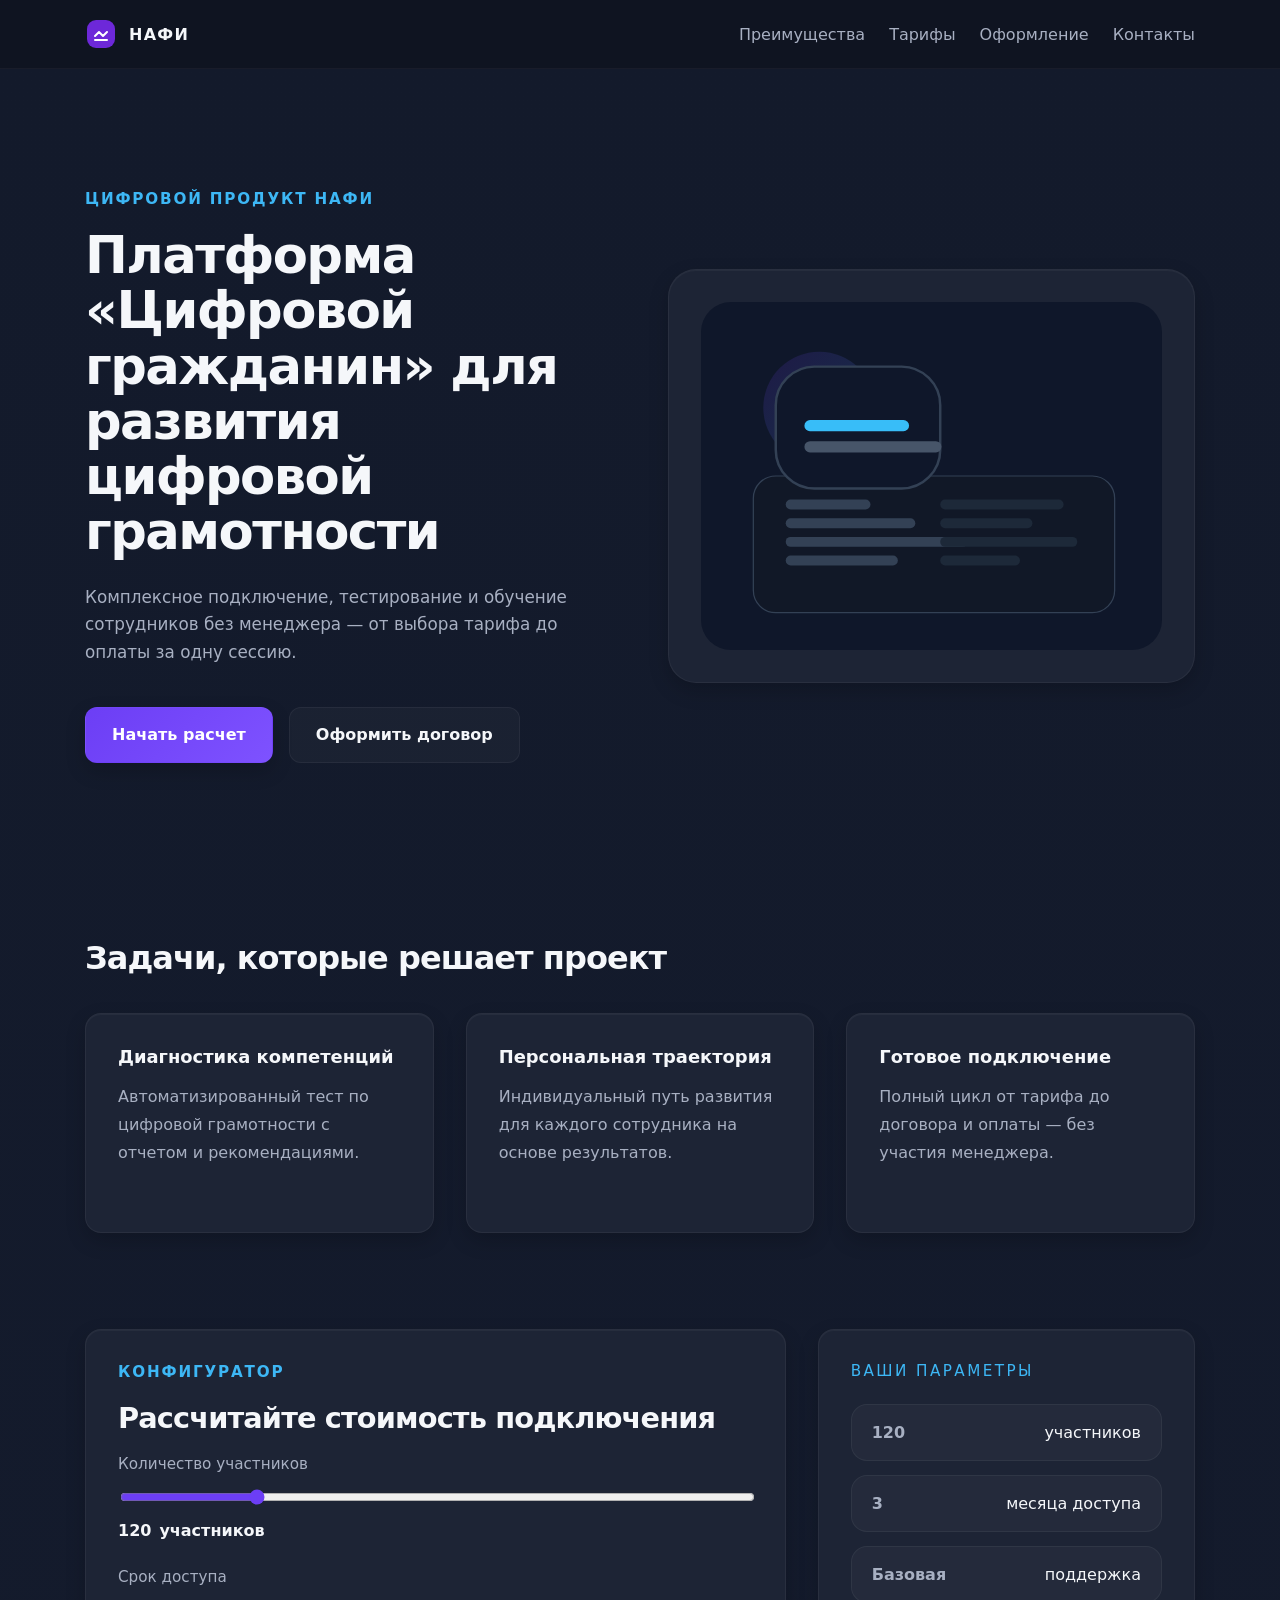
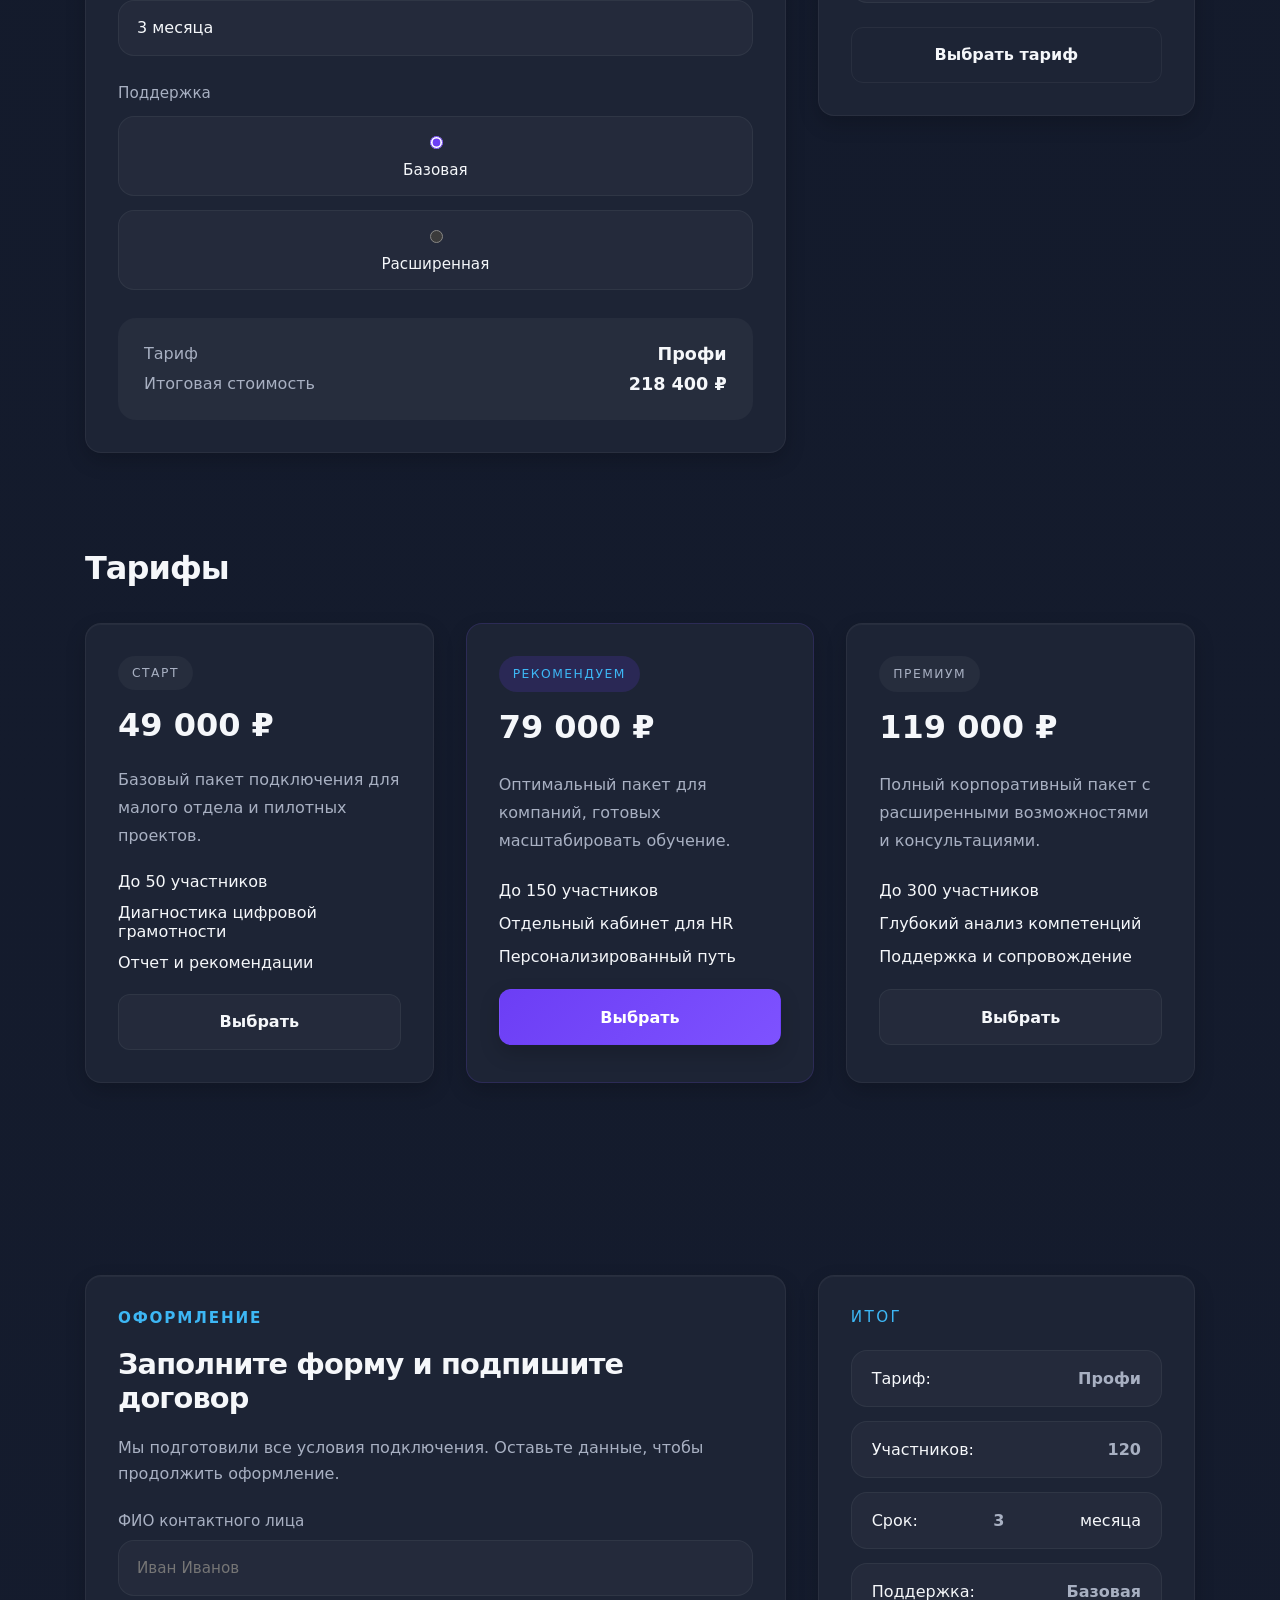
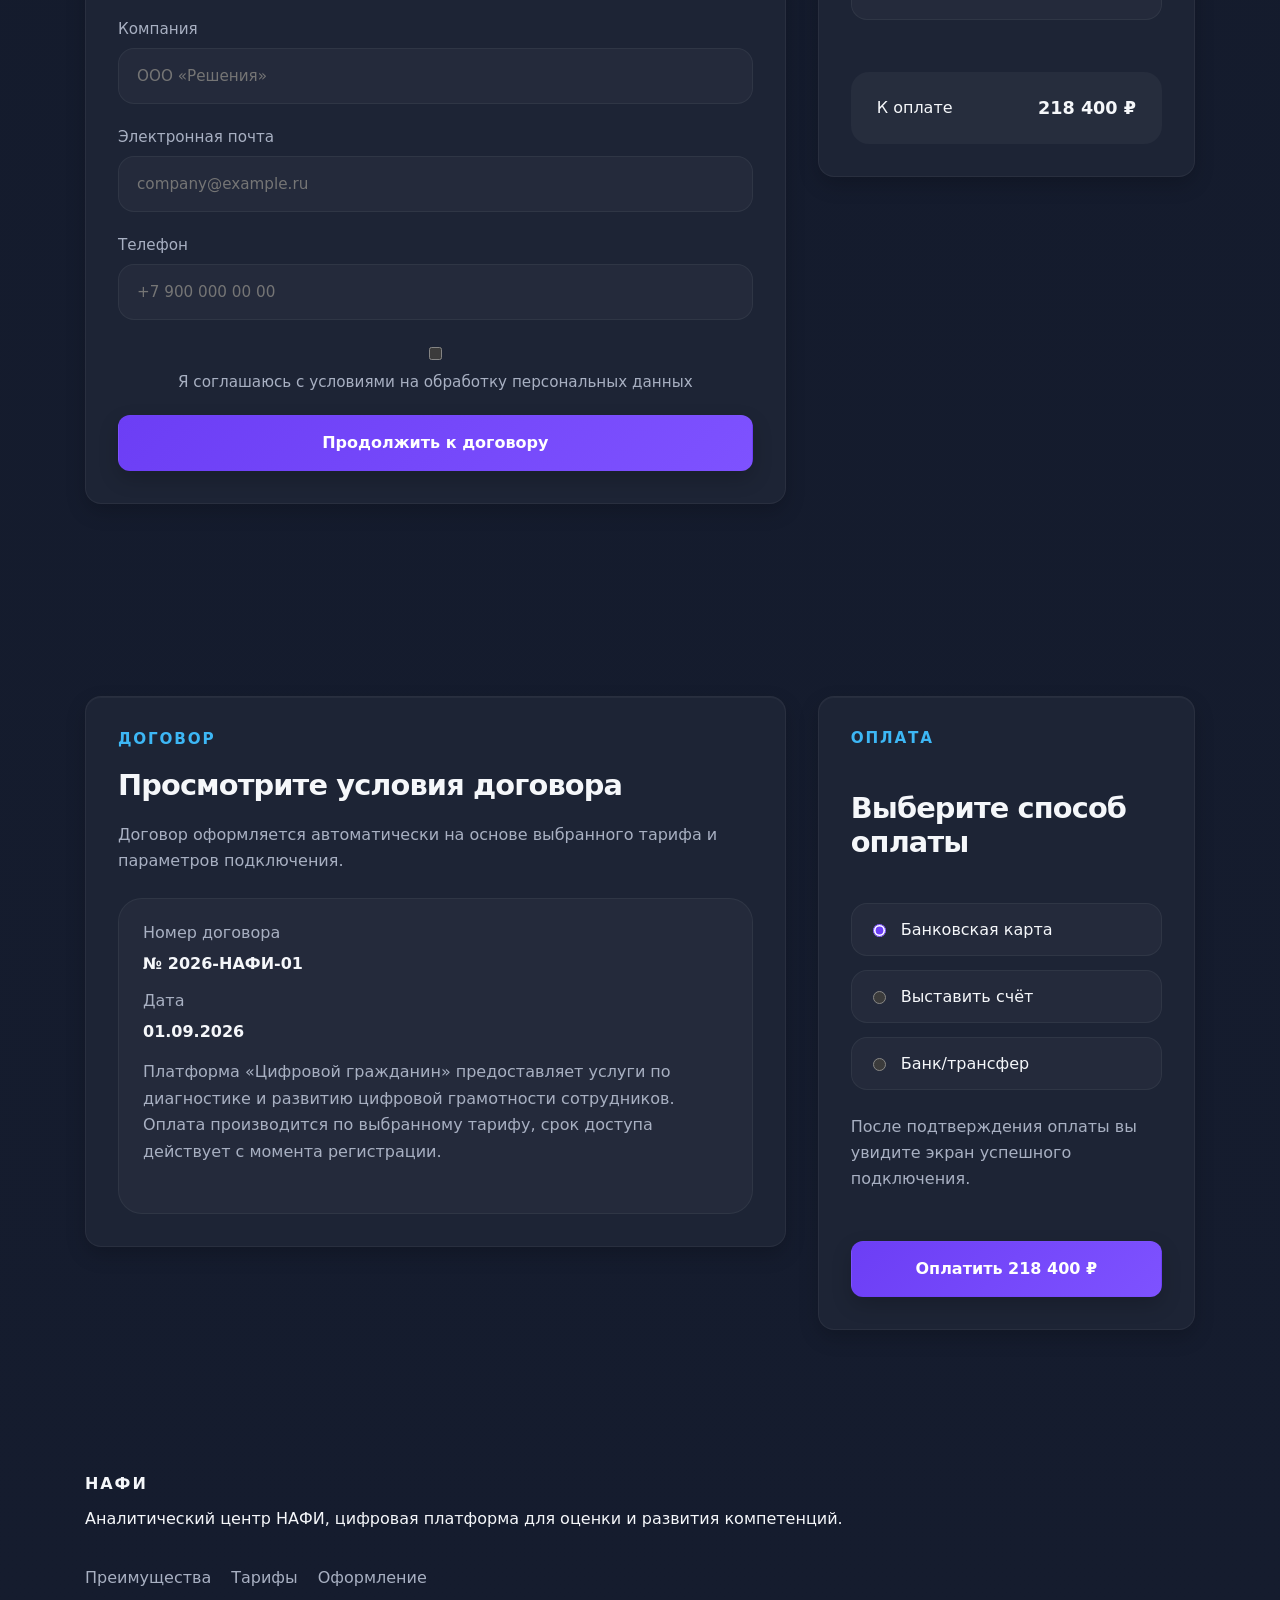
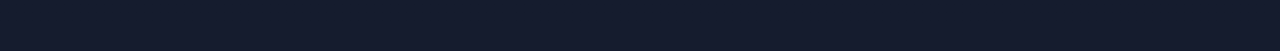
<file: gh-pages-out/index.html>
<!DOCTYPE html>
<html lang="ru">
<head>
  <meta charset="UTF-8" />
  <meta name="viewport" content="width=device-width, initial-scale=1.0" />
  <meta name="description" content="НАФИ — цифровой продукт для проверки и повышения цифровой грамотности сотрудников. Лендниг для подключения платформы Цифровой гражданин." />
  <title>НАФИ — цифровой гражданин</title>
  <link rel="stylesheet" href="assets/css/style.css" />
</head>
<body>
  <div class="page-shell">
    <header class="topbar">
      <div class="container topbar__inner">
        <a class="brand" href="#home">
          <img class="brand__logo" src="assets/img/logo.svg" alt="НАФИ" />
          <span>НАФИ</span>
        </a>
        <nav class="nav nav--main" aria-label="Главная навигация">
          <a href="#advantages">Преимущества</a>
          <a href="#pricing">Тарифы</a>
          <a href="#order">Оформление</a>
          <a href="#footer">Контакты</a>
        </nav>
      </div>
    </header>

    <main>
      <section class="hero" id="home">
        <div class="container hero__content">
          <div class="hero__text">
            <span class="eyebrow">Цифровой продукт НАФИ</span>
            <h1>Платформа «Цифровой гражданин» для развития цифровой грамотности</h1>
            <p>Комплексное подключение, тестирование и обучение сотрудников без менеджера — от выбора тарифа до оплаты за одну сессию.</p>
            <div class="hero__actions">
              <a class="btn btn--primary" href="#calculator">Начать расчет</a>
              <a class="btn btn--ghost" href="#order">Оформить договор</a>
            </div>
          </div>
          <div class="hero__media">
            <img src="assets/img/hero-illustration.svg" alt="Иллюстрация цифровой платформы" />
          </div>
        </div>
      </section>

      <section class="features container" id="advantages">
        <h2 class="section-title">Задачи, которые решает проект</h2>
        <div class="features__grid">
          <article class="feature-card">
            <strong>Диагностика компетенций</strong>
            <p>Автоматизированный тест по цифровой грамотности с отчетом и рекомендациями.</p>
          </article>
          <article class="feature-card">
            <strong>Персональная траектория</strong>
            <p>Индивидуальный путь развития для каждого сотрудника на основе результатов.</p>
          </article>
          <article class="feature-card">
            <strong>Готовое подключение</strong>
            <p>Полный цикл от тарифа до договора и оплаты — без участия менеджера.</p>
          </article>
        </div>
      </section>

      <section class="calculator" id="calculator">
        <div class="container calculator__inner">
          <div class="calculator__panel">
            <span class="eyebrow">Конфигуратор</span>
            <h2>Рассчитайте стоимость подключения</h2>
            <div class="calculator__group">
              <label for="users">Количество участников</label>
              <input id="users" type="range" min="20" max="500" step="10" value="120" />
              <div class="range-values"><span id="usersValue">120</span> участников</div>
            </div>
            <div class="calculator__group calculator__group--half">
              <label for="duration">Срок доступа</label>
              <select id="duration">
                <option value="1">1 месяц</option>
                <option value="3" selected>3 месяца</option>
                <option value="6">6 месяцев</option>
                <option value="12">12 месяцев</option>
              </select>
            </div>
            <div class="calculator__group calculator__group--half">
              <label>Поддержка</label>
              <div class="option-list">
                <label><input type="radio" name="support" value="0" checked /> Базовая</label>
                <label><input type="radio" name="support" value="12000" /> Расширенная</label>
              </div>
            </div>
            <div class="calculator__summary">
              <div>
                <span>Тариф</span>
                <strong id="selectedPlan">Профи</strong>
              </div>
              <div>
                <span>Итоговая стоимость</span>
                <strong id="totalPrice">174 000 ₽</strong>
              </div>
            </div>
          </div>
          <aside class="calculator__aside">
            <div class="summary-card">
              <p class="summary-card__title">Ваши параметры</p>
              <ul class="summary-card__list">
                <li><strong id="summaryUsers">120</strong> участников</li>
                <li><strong id="summaryDuration">3</strong> месяца доступа</li>
                <li><strong id="summarySupport">Базовая</strong> поддержка</li>
              </ul>
              <a class="btn btn--secondary" href="#pricing">Выбрать тариф</a>
            </div>
          </aside>
        </div>
      </section>

      <section class="pricing container" id="pricing">
        <h2 class="section-title">Тарифы</h2>
        <div class="pricing__cards">
          <article class="pricing-card" data-plan="Старт" data-price="49000">
            <div class="pricing-card__head">
              <span class="label">Старт</span>
              <strong>49 000 ₽</strong>
            </div>
            <p>Базовый пакет подключения для малого отдела и пилотных проектов.</p>
            <ul>
              <li>До 50 участников</li>
              <li>Диагностика цифровой грамотности</li>
              <li>Отчет и рекомендации</li>
            </ul>
            <button class="btn btn--ghost pricing-card__btn" type="button">Выбрать</button>
          </article>
          <article class="pricing-card pricing-card--featured" data-plan="Профи" data-price="79000">
            <div class="pricing-card__head">
              <span class="label label--primary">Рекомендуем</span>
              <strong>79 000 ₽</strong>
            </div>
            <p>Оптимальный пакет для компаний, готовых масштабировать обучение.</p>
            <ul>
              <li>До 150 участников</li>
              <li>Отдельный кабинет для HR</li>
              <li>Персонализированный путь</li>
            </ul>
            <button class="btn btn--primary pricing-card__btn" type="button">Выбрать</button>
          </article>
          <article class="pricing-card" data-plan="Премиум" data-price="119000">
            <div class="pricing-card__head">
              <span class="label">Премиум</span>
              <strong>119 000 ₽</strong>
            </div>
            <p>Полный корпоративный пакет с расширенными возможностями и консультациями.</p>
            <ul>
              <li>До 300 участников</li>
              <li>Глубокий анализ компетенций</li>
              <li>Поддержка и сопровождение</li>
            </ul>
            <button class="btn btn--ghost pricing-card__btn" type="button">Выбрать</button>
          </article>
        </div>
      </section>

      <section class="order container" id="order">
        <div class="order__inner">
          <div class="order__form">
            <span class="eyebrow">Оформление</span>
            <h2>Заполните форму и подпишите договор</h2>
            <p>Мы подготовили все условия подключения. Оставьте данные, чтобы продолжить оформление.</p>
            <form id="registrationForm" class="form-grid" novalidate>
              <label>
                ФИО контактного лица
                <input type="text" id="clientName" name="clientName" placeholder="Иван Иванов" required />
              </label>
              <label>
                Компания
                <input type="text" id="company" name="company" placeholder="ООО «Решения»" required />
              </label>
              <label>
                Электронная почта
                <input type="email" id="email" name="email" placeholder="company@example.ru" required />
              </label>
              <label>
                Телефон
                <input type="tel" id="phone" name="phone" placeholder="+7 900 000 00 00" required />
              </label>
              <label class="form-checkbox">
                <input type="checkbox" id="agreement" required />
                Я соглашаюсь с условиями на обработку персональных данных
              </label>
              <button class="btn btn--primary btn--full" type="submit">Продолжить к договору</button>
            </form>
          </div>
          <aside class="order__summary">
            <div class="summary-card summary-card--order">
              <p class="summary-card__title">Итог</p>
              <ul class="summary-card__list">
                <li>Тариф: <strong id="orderPlan">Профи</strong></li>
                <li>Участников: <strong id="orderUsers">120</strong></li>
                <li>Срок: <strong id="orderDuration">3</strong> месяца</li>
                <li>Поддержка: <strong id="orderSupport">Базовая</strong></li>
              </ul>
              <div class="summary-card__total">
                <span>К оплате</span>
                <strong id="orderTotal">174 000 ₽</strong>
              </div>
            </div>
          </aside>
        </div>
      </section>

      <section class="contract container" id="contract">
        <div class="contract__inner">
          <div class="contract__preview">
            <span class="eyebrow">Договор</span>
            <h2>Просмотрите условия договора</h2>
            <p>Договор оформляется автоматически на основе выбранного тарифа и параметров подключения.</p>
            <div class="contract__box">
              <div class="contract__row">
                <span>Номер договора</span>
                <strong>№ 2026-НАФИ-01</strong>
              </div>
              <div class="contract__row">
                <span>Дата</span>
                <strong id="contractDate">01.09.2026</strong>
              </div>
              <p>Платформа «Цифровой гражданин» предоставляет услуги по диагностике и развитию цифровой грамотности сотрудников. Оплата производится по выбранному тарифу, срок доступа действует с момента регистрации.</p>
            </div>
          </div>
          <div class="payment-card">
            <span class="eyebrow">Оплата</span>
            <h2>Выберите способ оплаты</h2>
            <div class="payment-methods">
              <label><input type="radio" name="paymentMethod" value="card" checked /> Банковская карта</label>
              <label><input type="radio" name="paymentMethod" value="invoice" /> Выставить счёт</label>
              <label><input type="radio" name="paymentMethod" value="transfer" /> Банк/трансфер</label>
            </div>
            <div class="payment__note">После подтверждения оплаты вы увидите экран успешного подключения.</div>
            <button class="btn btn--primary btn--full" id="payButton" type="button">Оплатить 174 000 ₽</button>
          </div>
        </div>
      </section>

      <section class="success container" id="success" hidden>
        <div class="success__content">
          <img class="success__icon" src="assets/img/success.svg" alt="Успешно" />
          <h2>Подключение успешно</h2>
          <p>Платформа «Цифровой гражданин» готова к использованию. Договор оформлен, и вы получите доступ в течение рабочего дня.</p>
          <a class="btn btn--primary" href="#home">Вернуться на старт</a>
        </div>
      </section>
    </main>

    <footer class="footer" id="footer">
      <div class="container footer__inner">
        <div>
          <p class="footer__brand">НАФИ</p>
          <p>Аналитический центр НАФИ, цифровая платформа для оценки и развития компетенций.</p>
        </div>
        <div class="footer__links">
          <a href="#advantages">Преимущества</a>
          <a href="#pricing">Тарифы</a>
          <a href="#order">Оформление</a>
        </div>
      </div>
    </footer>
  </div>
  <script src="assets/js/app.js"></script>
</body>
</html>
</file>
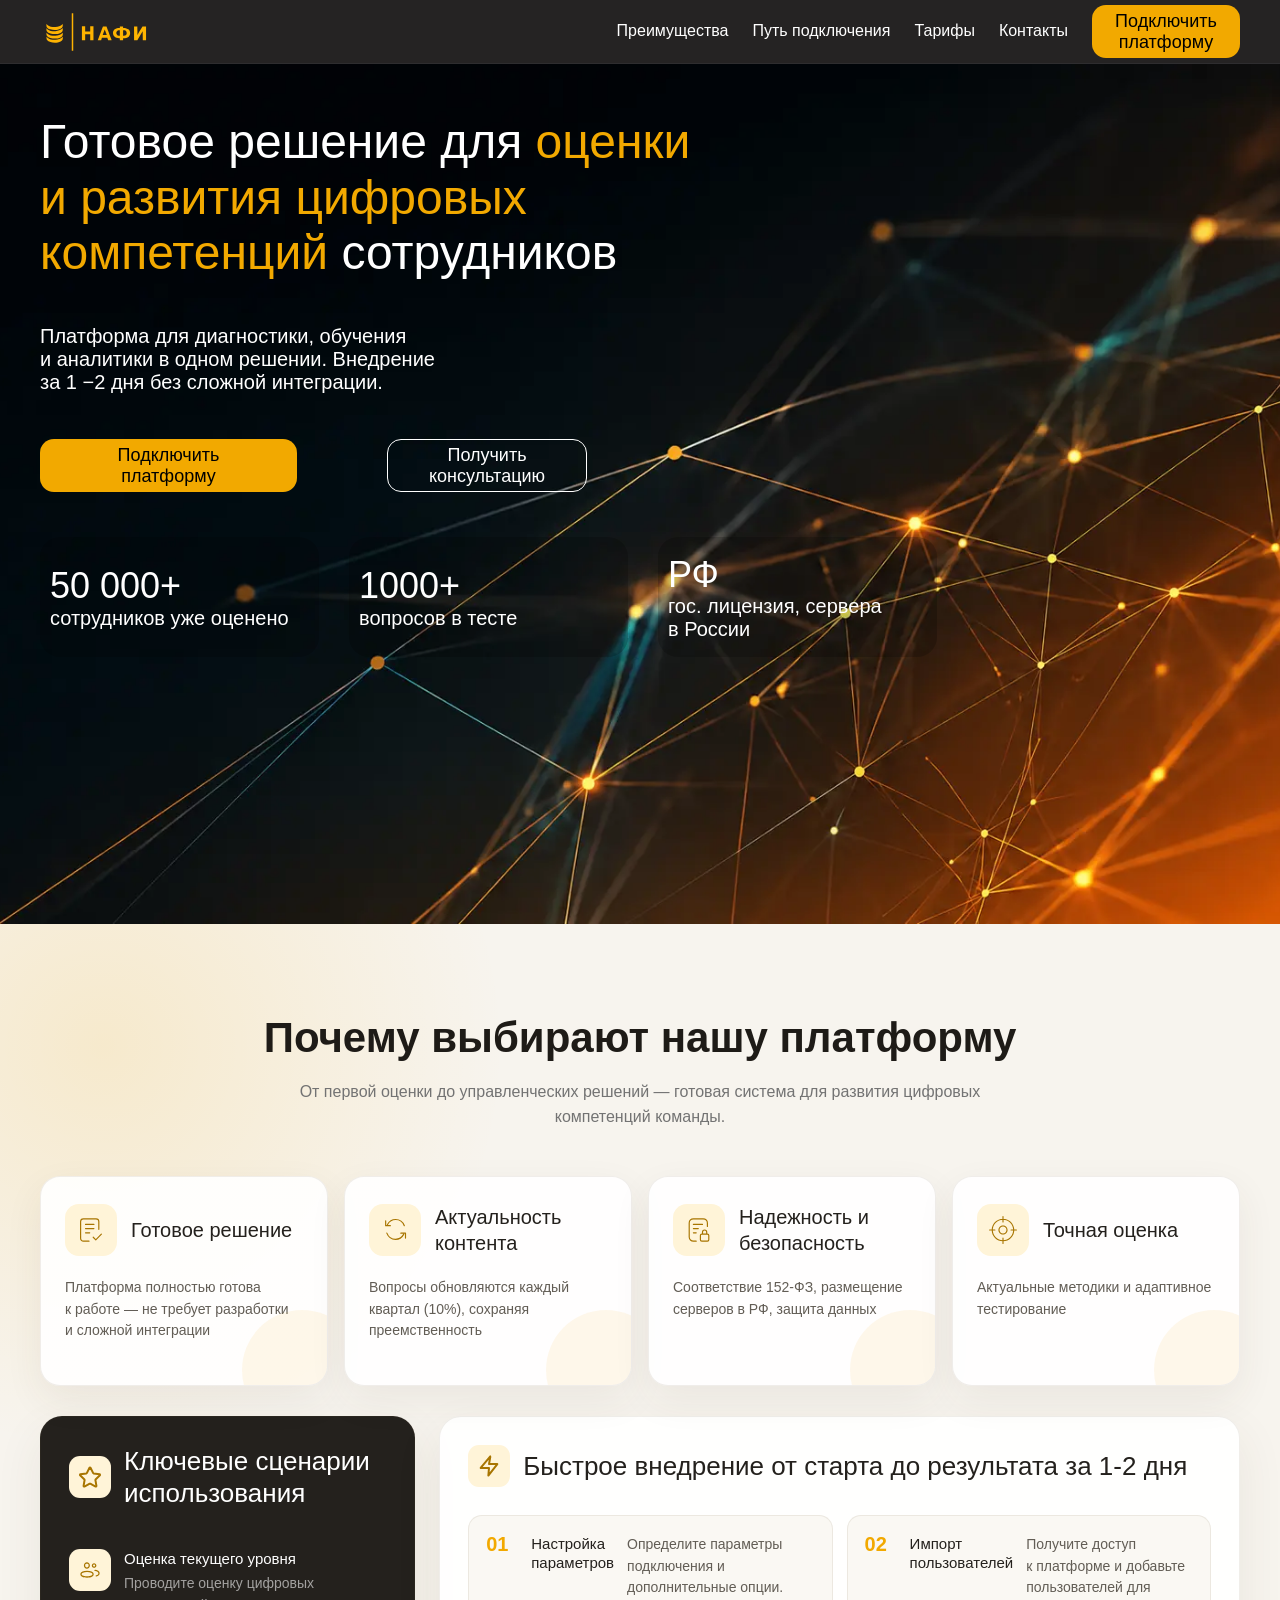
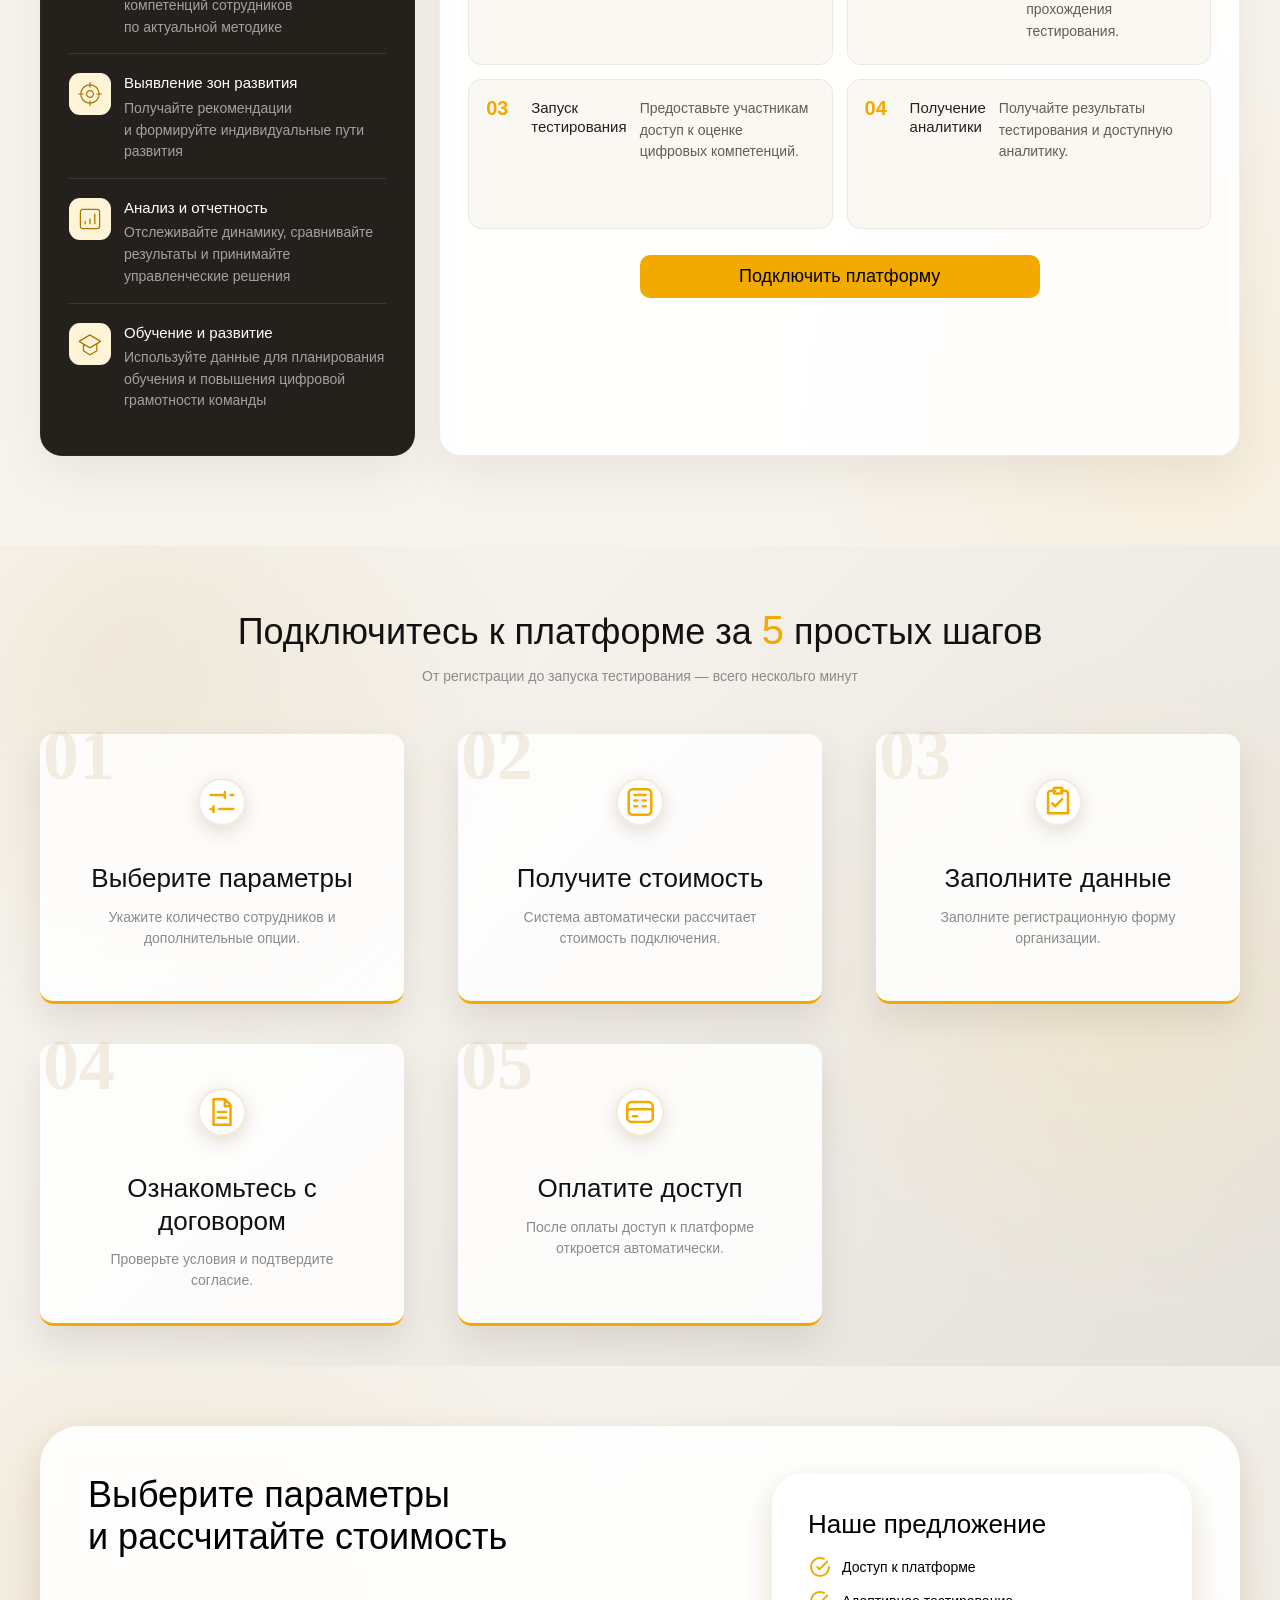
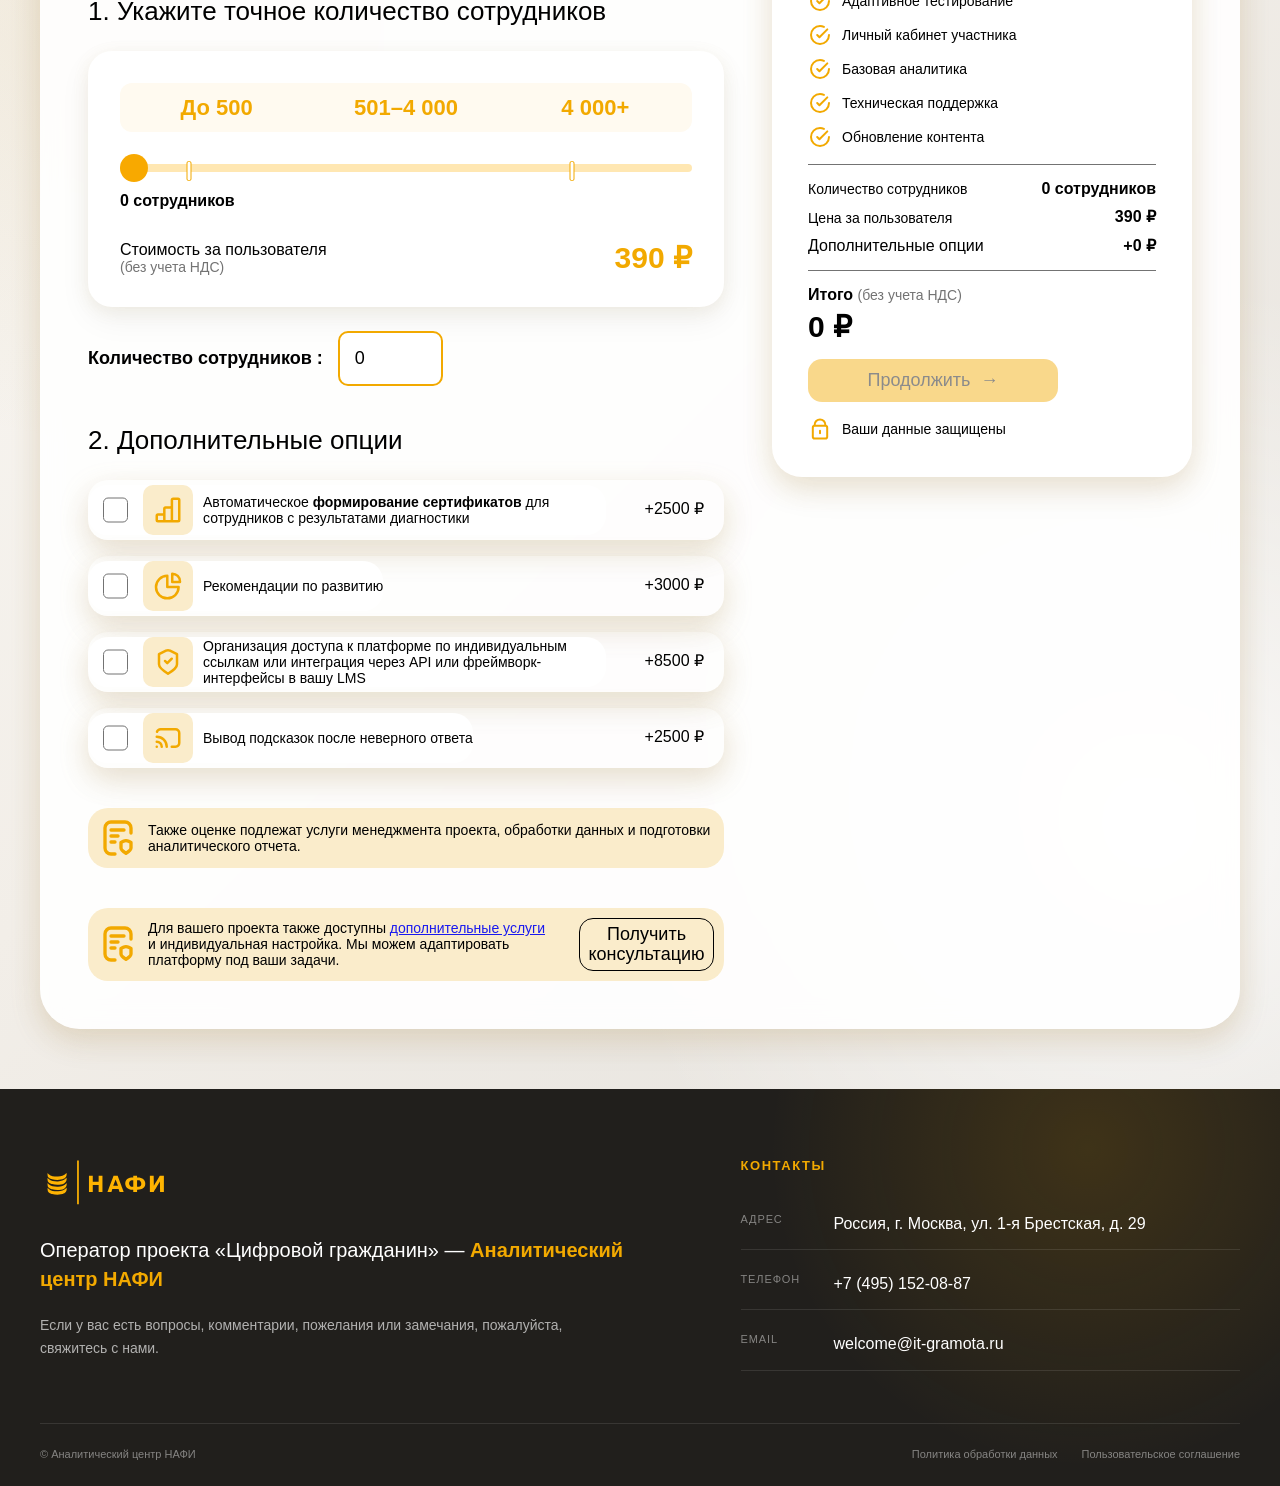
<file: nafi-mvp/index.html>
<!DOCTYPE html>
<html lang="ru">

<head>
  <meta charset="UTF-8">
  <meta name="viewport" content="width=device-width, initial-scale=1.0">
  <meta name="description"
    content="НАФИ — цифровой продукт для проверки и повышения цифровой грамотности сотрудников. Лендниг для подключения платформы Цифровой гражданин.">
  <title>НАФИ — цифровой гражданин</title>
  <link rel="stylesheet" href="css/style.css">


  <link rel="icon" type="image/png" href="favicon/favicon-96x96.png" sizes="96x96">
  <link rel="icon" type="image/svg+xml" href="favicon/favicon.svg">
  <link rel="shortcut icon" href="favicon/favicon.ico">
  <link rel="apple-touch-icon" sizes="180x180" href="favicon/apple-touch-icon.png">
  <link rel="manifest" href="site.webmanifest">
  <script src="js/app.js" defer></script>
</head>

<body>
  <header class="header">
    <div class="container">
      <div class="header__inner">
        <a class="header__logo-link" href="#home">
          <svg class="header__logo" width="113" height="40" aria-hidden="true">
            <use xlink:href="images/sprite.svg#logo-nafi"></use>
          </svg>
        </a>
        <div class="header__right">
          <nav class="nav nav--main" id="main-menu" aria-label="Главная навигация">
            <a class="nav__link" href="#advantages">Преимущества</a>
            <a class="nav__link" href="#steps">Путь подключения</a>
            <a class="nav__link" href="#calculator">Тарифы</a>
            <a class="nav__link" href="#footer">Контакты</a>
            <button class="btn" type="button" aria-label="Подключить платформу" data-go-calculator>Подключить
              платформу</button>
          </nav>
          <button class="header__burger" type="button" aria-label="Открыть меню" aria-expanded="false"
            aria-controls="main-menu" data-menu-toggle>
            <span></span>
            <span></span>
            <span></span>
          </button>
        </div>
      </div>
    </div>
  </header>
  <main>
    <section class="hero" id="home">
      <picture>
        <!-- <source media="(max-width: 767px)"
          srcset="images/bg-hero-mobile.webp 1x, images/bg-hero-mobile@2x.webp 2x" type="image/webp">
        <source media="(max-width: 767px)"
          srcset="images/bg-hero-mobile.png 1x, images/bg-hero-mobile@2x.png 2x" type="image/png">
        <source media="(max-width: 1023px)"
          srcset="images/bg-hero-tablet.webp 1x, images/bg-hero-tablet@2x.webp 2x" type="image/webp">
        <source media="(max-width: 1023px)"
          srcset="images/bg-hero-tablet.png 1x, images/bg-hero-tablet@2x.png 2x" type="image/png"> -->
        <source srcset="images/bg-hero.webp" type="image/webp">
        <img class="hero__bg" src="images/bg-hero.png" srcset="images/bg-hero.png" alt="" fetchpriority="high"
          loading="lazy">
      </picture>

      <div class="container">
        <div class="hero__content">
          <h1 class="hero__title">Готовое решение для <span class="hero__color"> оценки и&nbsp;развития цифровых
              компетенций</span> сотрудников</h1>
          <p class="hero__description">Платформа для диагностики, обучения и&nbsp;аналитики в&nbsp;одном решении.
            Внедрение за&nbsp;1 &minus;2
            дня без сложной интеграции.</p>
          <div class="hero__actions">
            <button class="btn btn--primary" type="button" data-go-calculator>Подключить платформу</button>
            <button class="btn btn--ghost" type="button" data-consultation-open>Получить консультацию</button>
          </div>

          <ul class="hero__list">
            <li class="hero__item">
              <div class="hero__wrap">
                <span class="hero__text-title">50&nbsp;000+</span>
                <span class="hero__text">сотрудников уже оценено</span>
              </div>
            </li>
            <li class="hero__item">
              <div class="hero__wrap">
                <span class="hero__text-title">1000+</span>
                <span class="hero__text">вопросов в&nbsp;тесте</span>
              </div>
            </li>
            <li class="hero__item">
              <div class="hero__wrap">
                <span class="hero__text-title">РФ</span>
                <span class="hero__text">гос. лицензия, сервера в&nbsp;России</span>
              </div>
            </li>
          </ul>
        </div>
      </div>
    </section>

    <section class="platform" id="advantages">
      <div class="container">
        <div class="platform__wrapper">
          <h2 class="platform__title">Почему выбирают нашу платформу</h2>
          <p class="platform__description">От первой оценки до управленческих решений — готовая система для развития
            цифровых компетенций команды.</p>
          <ul class="platform__list">
            <li class="platform__feature">
              <div class="platform__inner">
                <div class="platform__top">
                  <svg class="platform__logo-icon" width="70" height="70" aria-hidden="true">
                    <use xlink:href="images/sprite.svg#icon-platform-1"></use>
                  </svg>
                  <span class="platform__text-top">Готовое решение</span>
                </div>
                <p class="platform__text">Платформа полностью готова к&nbsp;работе&nbsp;&mdash; не&nbsp;требует
                  разработки и&nbsp;сложной интеграции</p>
              </div>
            </li>
            <li class="platform__feature">
              <div class="platform__inner">
                <div class="platform__top">
                  <svg class="platform__logo-icon" width="48" height="48" aria-hidden="true">
                    <use xlink:href="images/sprite.svg#icon-platform-2"></use>
                  </svg>
                  <span class="platform__text-top">Актуальность контента</span>
                </div>
                <p class="platform__text">Вопросы обновляются каждый квартал (10%), сохраняя преемственность</p>
              </div>
            </li>
            <li class="platform__feature">
              <div class="platform__inner">
                <div class="platform__top">
                  <svg class="platform__logo-icon" width="48" height="48" aria-hidden="true">
                    <use xlink:href="images/sprite.svg#icon-platform-3"></use>
                  </svg>
                  <span class="platform__text-top">Надежность и безопасность</span>
                </div>
                <p class="platform__text">Соответствие 152-ФЗ, размещение серверов в&nbsp;РФ, защита данных</p>
              </div>
            </li>
            <li class="platform__feature">
              <div class="platform__inner">
                <div class="platform__top">
                  <svg class="platform__logo-icon" width="48" height="48" aria-hidden="true">
                    <use xlink:href="images/sprite.svg#icon-platform-4"></use>
                  </svg>
                  <span class="platform__text-top">Точная оценка</span>
                </div>
                <p class="platform__text">Актуальные методики и&nbsp;адаптивное тестирование</p>
              </div>
            </li>
          </ul>
          <div class="platform__flex-lf">
            <div class="platform__key">
              <div class="platform__head">
                <svg class="platform__logo-icon platform__logo-icon--left" width="48" height="48" aria-hidden="true">
                  <use xlink:href="images/sprite.svg#icon-platporm-left"></use>
                </svg>
                <h3 class="platform__subtitle">Ключевые сценарии использования </h3>
              </div>
              <ul class="platform__list platform__list--key">
                <li class="platform__scenario">
                  <div class="platform__wrap">
                    <svg class="platform__logo-icon platform__logo-icon--left" width="48" height="48"
                      aria-hidden="true">
                      <use xlink:href="images/sprite.svg#icon-platporm-left-1"></use>
                    </svg>
                    <div class="platform__middle">
                      <span class="platform__text-top platform__text-top--left">Оценка текущего уровня</span>
                      <p class="platform__text">Проводите оценку цифровых компетенций сотрудников
                        по&nbsp;актуальной методике</p>
                    </div>
                  </div>
                </li>
                <li class="platform__scenario">
                  <div class="platform__wrap">
                    <svg class="platform__logo-icon platform__logo-icon--left" width="48" height="48"
                      aria-hidden="true">
                      <use xlink:href="images/sprite.svg#icon-platporm-left-2"></use>
                    </svg>
                    <div class="platform__middle">
                      <span class="platform__text-top platform__text-top--left">Выявление зон развития</span>
                      <p class="platform__text">Получайте рекомендации и&nbsp;формируйте индивидуальные пути
                        развития</p>
                    </div>
                  </div>
                </li>
                <li class="platform__scenario">
                  <div class="platform__wrap">
                    <svg class="platform__logo-icon platform__logo-icon--left" width="48" height="48"
                      aria-hidden="true">
                      <use xlink:href="images/sprite.svg#icon-platporm-left-3"></use>
                    </svg>
                    <div class="platform__middle">
                      <span class="platform__text-top platform__text-top--left">Анализ и отчетность</span>
                      <p class="platform__text">Отслеживайте динамику, сравнивайте результаты и&nbsp;принимайте
                        управленческие решения</p>
                    </div>
                  </div>
                </li>
                <li class="platform__scenario">
                  <div class="platform__wrap">
                    <svg class="platform__logo-icon platform__logo-icon--left" width="48" height="48"
                      aria-hidden="true">
                      <use xlink:href="images/sprite.svg#icon-platporm-left-4"></use>
                    </svg>
                    <div class="platform__middle">
                      <span class="platform__text-top platform__text-top--left">Обучение и развитие</span>
                      <p class="platform__text">Используйте данные для планирования обучения и&nbsp;повышения
                        цифровой грамотности команды</p>
                    </div>
                  </div>
                </li>
              </ul>
            </div>
            <div class="platform__fast">
              <div class="platform__head platform__head--fast">
                <svg class="platform__logo-icon platform__logo-icon--left" width="48" height="48" aria-hidden="true">
                  <use xlink:href="images/sprite.svg#icon-platporm-fast"></use>
                </svg>
                <h3 class="platform__subtitle">Быстрое внедрение от&nbsp;старта до&nbsp;результата за&nbsp;1-2 дня</h3>
              </div>

              <ul class="platform__list platform__list--fast">
                <li class="platform__item">
                  <div class="platform__wrap platform__wrap--col">
                    <svg class="platform__logo-icon platform__logo-icon--left" width="48" height="48"
                      aria-hidden="true">
                      <use xlink:href="images/sprite.svg#icon-platporm-fast"></use>
                    </svg>
                    <span class="platform__text-top platform__text-top--fast">Настройка параметров</span>
                    <p class="platform__text">Определите параметры подключения и
                      дополнительные опции.</p>
                  </div>

                </li>
                <li class="platform__item">
                  <div class="platform__wrap platform__wrap--col">
                    <svg class="platform__logo-icon platform__logo-icon--left" width="48" height="48"
                      aria-hidden="true">
                      <use xlink:href="images/sprite.svg#icon-platporm-fast"></use>
                    </svg>
                    <span class="platform__text-top platform__text-top--fast">Импорт пользователей</span>
                    <p class="platform__text">Получите доступ к&nbsp;платформе и&nbsp;добавьте пользователей для
                      прохождения тестирования.</p>
                  </div>

                </li>
                <li class="platform__item">
                  <div class="platform__wrap platform__wrap--col">
                    <svg class="platform__logo-icon platform__logo-icon--left" width="48" height="48"
                      aria-hidden="true">
                      <use xlink:href="images/sprite.svg#icon-platporm-fast"></use>
                    </svg>
                    <span class="platform__text-top platform__text-top--fast">Запуск тестирования</span>
                    <p class="platform__text">Предоставьте участникам доступ к&nbsp;оценке цифровых компетенций.</p>
                  </div>

                </li>
                <li class="platform__item">
                  <div class="platform__wrap platform__wrap--col">
                    <svg class="platform__logo-icon platform__logo-icon--left" width="48" height="48"
                      aria-hidden="true">
                      <use xlink:href="images/sprite.svg#icon-platporm-fast"></use>
                    </svg>
                    <span class="platform__text-top platform__text-top--fast"> Получение аналитики</span>
                    <p class="platform__text">Получайте результаты тестирования и&nbsp;доступную аналитику.</p>
                  </div>
                </li>
              </ul>
              <button class="btn btn--fast platform__btn" type="button" data-go-calculator>Подключить платформу</button>
            </div>
          </div>

        </div>
      </div>
    </section>
    <section class="steps" id="steps">
      <div class="container">
        <div class="steps__header">
          <h2 class="steps__title">
            Подключитесь к платформе за <span class="steps__gold">5</span> простых шагов
          </h2>
          <p class="steps__header-text">От&nbsp;регистрации до&nbsp;запуска тестирования&nbsp;&mdash; всего нескольго
            минут</p>
        </div>

        <div class="steps__wrapper">

          <ol class="steps__list">
            <li class="steps-card">
              <svg class="steps-card__icon" width="48" height="48" aria-hidden="true">
                <use xlink:href="images/sprite.svg#icon-steps-card-1"></use>
              </svg>
              <h3 class="steps-card__title">
                Выберите параметры
              </h3>
              <p class="steps-card__text">
                Укажите количество сотрудников и дополнительные опции.
              </p>
            </li>
            <li class="steps-card">
              <svg class="steps-card__icon" width="48" height="48" aria-hidden="true">
                <use xlink:href="images/sprite.svg#icon-steps-card-2"></use>
              </svg>
              <h3 class="steps-card__title">
                Получите стоимость
              </h3>
              <p class="steps-card__text">
                Система автоматически рассчитает стоимость подключения.
              </p>
            </li>

            <li class="steps-card">
              <svg class="steps-card__icon" width="48" height="48" aria-hidden="true">
                <use xlink:href="images/sprite.svg#icon-steps-card-3"></use>
              </svg>
              <h3 class="steps-card__title">
                Заполните данные
              </h3>
              <p class="steps-card__text">
                Заполните регистрационную форму организации.
              </p>
            </li>
            <li class="steps-card">
              <svg class="steps-card__icon" width="48" height="48" aria-hidden="true">
                <use xlink:href="images/sprite.svg#icon-steps-card-4"></use>
              </svg>
              <h3 class="steps-card__title">
                Ознакомьтесь с договором
              </h3>
              <p class="steps-card__text">
                Проверьте условия и подтвердите согласие.
              </p>
            </li>
            <li class="steps-card">
              <svg class="steps-card__icon" width="48" height="48" aria-hidden="true">
                <use xlink:href="images/sprite.svg#icon-steps-card-5"></use>
              </svg>
              <h3 class="steps-card__title">
                Оплатите доступ
              </h3>
              <p class="steps-card__text">
                После оплаты доступ к платформе откроется автоматически.
              </p>
            </li>
          </ol>
          <!-- <div class="steps__preview">
            <img class="steps__image" src="images/laptop-platform.png" alt="Интерфейс платформы на ноутбуке">
          </div> -->
        </div>
      </div>
    </section>
    <!-- Калькулятор -->
    <section class="calculator" id="calculator" data-step="calculator">
      <div class="container">
        <div class="calculator__wrapper">
          <div class="calculator__content">
            <h2 class="calculator__title">
              Выберите параметры<br>
              и рассчитайте стоимость
            </h2>
            <div class="calculator__step">
              <h3 class="calculator__subtitle">
                1. Укажите точное количество сотрудников
              </h3>
              <div class="calculator-slider">

                <div class="calculator-slider__points">
                  <span class="calculator-slider__point-value">До 500</span>
                  <span class="calculator-slider__point-value">501–4 000</span>
                  <span class="calculator-slider__point-value">4 000+</span>
                </div>

                <div class="calculator-range">
                  <input class="calculator-range__input" type="range" min="0" max="5000" step="1" value="0">
                  <div class="calculator-range__marks" aria-hidden="true">
                    <span class="calculator-range__mark" style="--mark-position: 12%"></span>
                    <span class="calculator-range__mark" style="--mark-position: 79%"></span>
                  </div>
                  <div class="calculator-range__tooltip">
                    <span class="calculator-range__value"></span>
                  </div>

                </div>

                <div class="calculator-slider__price">
                  <span class="calculator-slider__price-text">
                    Стоимость за пользователя <span class="calculator-slider__price-nds">(без учета НДС)</span>
                  </span>
                  <span class="calculator-slider__price-value" data-current-price>
                    370 ₽
                  </span>
                </div>
              </div>
              <div class="calculator-employees">
                <label class="calculator-employees__label" for="employees">
                  Количество сотрудников :
                </label>
                <input class="calculator-employees__input" type="number" min="0" max="5000" value="0" id="employees">
              </div>
            </div>
            <div class="calculator__step">
              <h3 class="calculator__subtitle">
                2. Дополнительные опции
              </h3>
              <ul class="calculator__options">
                <li class="calculator__option">

                  <div class="checkbox">
                    <label class="checkbox__label" for="report">
                      <input class="checkbox__input visually-hidden" type="checkbox" id="report" data-price="2500">
                      <svg class="checkbox__icon-check" width="24" height="24" aria-hidden="true">
                        <use xlink:href="images/sprite.svg#icon-checkbox-check"></use>
                      </svg>
                      <svg class="checkbox__icon" width="48" height="48" aria-hidden="true">
                        <use xlink:href="images/sprite.svg#icon-calculator-checkbox-1"></use>
                      </svg>
                      <span class="checkbox__info">

                        <span class="checkbox__description">
                          Автоматическое<span class="checkbox__text-bold">
                            формирование сертификатов</span> для сотрудников с&nbsp;результатами диагностики
                        </span>
                      </span>
                    </label>
                    <span class="checkbox__price">+2500 ₽</span>
                  </div>
                </li>

                <li class="calculator__option">
                  <div class="checkbox">
                    <label class="checkbox__label" for="processing">
                      <input class="checkbox__input visually-hidden" type="checkbox" id="processing" data-price="3000">
                      <svg class="checkbox__icon-check" width="24" height="24" aria-hidden="true">
                        <use xlink:href="images/sprite.svg#icon-checkbox-check"></use>
                      </svg>
                      <svg class="checkbox__icon" width="48" height="48" aria-hidden="true">
                        <use xlink:href="images/sprite.svg#icon-calculator-checkbox-2"></use>
                      </svg>
                      <span class="checkbox__info">
                        <span class="checkbox__description">Рекомендации по&nbsp;развитию</span>
                      </span>
                    </label>
                    <span class="checkbox__price">+3000 ₽</span>
                  </div>
                </li>

                <li class="calculator__option">
                  <div class="checkbox">
                    <label class="checkbox__label" for="microlearning">
                      <input class="checkbox__input visually-hidden" type="checkbox" id="microlearning"
                        data-price="8500">
                      <svg class="checkbox__icon-check" width="24" height="24" aria-hidden="true">
                        <use xlink:href="images/sprite.svg#icon-checkbox-check"></use>
                      </svg>
                      <svg class="checkbox__icon" width="48" height="48" aria-hidden="true">
                        <use xlink:href="images/sprite.svg#icon-calculator-checkbox-3"></use>
                      </svg>
                      <span class="checkbox__info">
                        <span class="checkbox__description">
                          Организация доступа к&nbsp;платформе по&nbsp;индивидуальным ссылкам или интеграция через API
                          или фреймворк-интерфейсы в&nbsp;вашу LMS
                        </span>
                      </span>
                    </label>
                    <span class="checkbox__price">+8500 ₽</span>
                  </div>
                </li>

                <li class="calculator__option">
                  <div class="checkbox">
                    <label class="checkbox__label" for="automatic">
                      <input class="checkbox__input visually-hidden" type="checkbox" id="automatic" data-price="2500">
                      <svg class="checkbox__icon-check" width="24" height="24" aria-hidden="true">
                        <use xlink:href="images/sprite.svg#icon-checkbox-check"></use>
                      </svg>
                      <svg class="checkbox__icon" width="48" height="48" aria-hidden="true">
                        <use xlink:href="images/sprite.svg#icon-calculator-checkbox-4"></use>
                      </svg>
                      <span class="checkbox__info">
                        <span class="checkbox__description">Вывод подсказок после неверного ответа</span>
                      </span>
                    </label>
                    <span class="checkbox__price">+2500 ₽</span>
                  </div>
                </li>
              </ul>
            </div>
            <div class="calculator__note">
              <svg class="calculator__note-icon" width="50" height="50" aria-hidden="true">
                <use xlink:href="images/sprite.svg#icon-calculator-note"></use>
              </svg>
              <p class="calculator__note-text">
                Также оценке подлежат услуги менеджмента проекта, обработки данных и&nbsp;подготовки аналитического
                отчета.
              </p>
            </div>
            <div class="calculator__note">
              <svg class="calculator__note-icon" width="50" height="50" aria-hidden="true">
                <use xlink:href="images/sprite.svg#icon-calculator-note"></use>
              </svg>
              <p class="calculator__note-text">
                Для вашего проекта также доступны <button class="calculator__note-btn" type="button"
                  data-services-open>дополнительные
                  услуги</button>
                и&nbsp;индивидуальная настройка. Мы&nbsp;можем
                адаптировать платформу под ваши задачи.
              </p>
              <button class="btn btn--black btn--black-wh" type="button" data-consultation-open>Получить
                консультацию</button>
            </div>
          </div>

          <aside class="summary">
            <h3 class="summary__title">
              Наше предложение
            </h3>
            <ul class="advantages">
              <li class="advantages__item">
                <div class="advantages__wrapper">
                  <svg class="advantages__icon" width="24" height="24" aria-hidden="true">
                    <use xlink:href="images/sprite.svg#icon-advantages-item"></use>
                  </svg>
                  <p class="advantages__text">Доступ к&nbsp;платформе</p>
                </div>
              </li>
              <li class="advantages__item">
                <div class="advantages__wrapper">
                  <svg class="advantages__icon" width="24" height="24" aria-hidden="true">
                    <use xlink:href="images/sprite.svg#icon-advantages-item"></use>
                  </svg>
                  <p class="advantages__text">Адаптивное тестирование</p>
                </div>
              </li>
              <li class="advantages__item">
                <div class="advantages__wrapper">
                  <svg class="advantages__icon" width="24" height="24" aria-hidden="true">
                    <use xlink:href="images/sprite.svg#icon-advantages-item"></use>
                  </svg>
                  <p class="advantages__text">Личный кабинет участника</p>
                </div>
              </li>
              <li class="advantages__item">
                <div class="advantages__wrapper">
                  <svg class="advantages__icon" width="24" height="24" aria-hidden="true">
                    <use xlink:href="images/sprite.svg#icon-advantages-item"></use>
                  </svg>
                  <p class="advantages__text">Базовая аналитика</p>
                </div>
              </li>
              <li class="advantages__item">
                <div class="advantages__wrapper">
                  <svg class="advantages__icon" width="24" height="24" aria-hidden="true">
                    <use xlink:href="images/sprite.svg#icon-advantages-item"></use>
                  </svg>
                  <p class="advantages__text">Техническая поддержка</p>
                </div>
              </li>
              <li class="advantages__item">
                <div class="advantages__wrapper">
                  <svg class="advantages__icon" width="24" height="24" aria-hidden="true">
                    <use xlink:href="images/sprite.svg#icon-advantages-item"></use>
                  </svg>
                  <p class="advantages__text">Обновление контента</p>
                </div>
              </li>
            </ul>

            <dl class="result  result--bord">
              <div class="result__row">
                <dt class="result__term">Количество сотрудников</dt>
                <dd class="result__value " data-employees>0</dd>
              </div>
              <div class="result__row">
                <dt class="result__term">Цена за пользователя</dt>
                <dd class="result__value " data-price>370 ₽</dd>
              </div>
              <div class="result__row">
                <dt class="result__row ">Дополнительные опции</dt>
                <dd class="result__value " data-options>+0 ₽</dd>
              </div>
            </dl>

            <div class="advantages__total">
              <dl class="result">
                <div class="result__colum">
                  <dt class="result__total-row">Итого <span class="result__total-nds">(без учета НДС)</span></dt>
                  <dd class="result__total " data-total>0 ₽</dd>
                </div>
              </dl>
            </div>
            <button class="btn btn--total" type="button" data-step-next="connection" disabled>
              Продолжить
              <span aria-hidden="true">→</span>
            </button>
            <span class="summary__secure">
              <svg class="summary__lock-icon" width="24" height="24" aria-hidden="true">
                <use xlink:href="images/sprite.svg#icon-lock"></use>
              </svg>
              Ваши данные защищены
            </span>
          </aside>
        </div>
      </div>
    </section>
    <!-- Формы -->
    <section class="connection" id="connection" data-step="connection" hidden style="display: none;">
      <div class="container">

        <header class="connection__header">
          <h2 class="connection__title">Подключение</h2>
        </header>

        <!-- Переключатель форм -->
        <div class="connection__switcher" role="tablist">
          <button class="connection__switch connection__switch--active" id="person-tab" type="button" role="tab"
            aria-selected="true" aria-controls="person-form" data-form="person">
            Физическое лицо
          </button>

          <button class="connection__switch" id="company-tab" type="button" role="tab" aria-selected="false"
            aria-controls="company-form" data-form="company" tabindex="-1">
            ИП / Юр. лицо
          </button>
        </div>

        <div class="connection__content">

          <div class="connection__forms">

            <!-- Физическое лицо -->
            <form class="connection-form connection-form--person connection-form--active" id="person-form" action="#"
              method="post" role="tabpanel" aria-labelledby="person-tab">
              <div class="connection-form__body">
                <h2 class="connection-form__title">
                  Заполните ваши данные
                </h2>

                <fieldset class="connection-form__fieldset">
                  <legend class="connection-form__legend">
                    Основные данные
                  </legend>

                  <div class="connection-form__grid">
                    <label class="custom-input__label">
                      <span class="custom-input__text">Фамилия</span>

                      <input class="custom-input__input" type="text" name="person-surname"
                        placeholder="Введите значение" autocomplete="family-name" required>
                    </label>

                    <label class="custom-input__label">
                      <span class="custom-input__text">Имя</span>

                      <input class="custom-input__input" type="text" name="person-name" placeholder="Введите значение"
                        autocomplete="given-name" required>
                    </label>

                    <label class="custom-input__label">
                      <span class="custom-input__text">E-mail</span>

                      <input class="custom-input__input" type="email" name="person-email" placeholder="Введите значение"
                        autocomplete="email" required>
                    </label>

                    <label class="custom-input__label">
                      <span class="custom-input__text">Телефон</span>
                      <input class="custom-input__input" type="tel" name="person-phone" placeholder="+7 (___) ___-__-__"
                        inputmode="tel" pattern="\+[1-9][0-9]{7,14}" maxlength="16" autocomplete="tel" data-phone
                        required>
                    </label>
                  </div>
                </fieldset>

                <fieldset class="connection-form__fieldset">
                  <legend class="connection-form__legend connection-form__legend--lines">
                    Дополнительные данные
                  </legend>

                  <label class="custom-input__label">
                    <span class="custom-input__text">Комментарий</span>

                    <textarea class="custom-input__input custom-input__input--textarea" name="person-comment"
                      placeholder="Введите значение" rows="4"></textarea>
                  </label>
                </fieldset>

                <div class="checkbox checkbox--agreement connection-form__agreement">
                  <label class="checkbox__label" for="personal-data-consent">
                    <input class="checkbox__input visually-hidden" id="personal-data-consent"
                      name="personal-data-consent" type="checkbox" required>

                    <svg class="checkbox__icon-check" aria-hidden="true">
                      <use xlink:href="images/sprite.svg#icon-checkbox-check"></use>
                    </svg>

                    <span class="checkbox__text">
                      Я даю
                      <a class="checkbox__link" href="consent.html" target="_blank" rel="noopener">
                        согласие на обработку персональных данных.
                      </a>
                    </span>
                  </label>
                </div>

                <div class="checkbox checkbox--agreement connection-form__agreement">
                  <label class="checkbox__label" for="user-agreement">
                    <input class="checkbox__input visually-hidden" id="user-agreement" name="user-agreement"
                      type="checkbox" required>

                    <svg class="checkbox__icon-check" aria-hidden="true">
                      <use xlink:href="images/sprite.svg#icon-checkbox-check"></use>
                    </svg>

                    <span class="checkbox__text">
                      Я принимаю
                      <a class="checkbox__link" href="agreement.html" target="_blank" rel="noopener">
                        пользовательское соглашение
                      </a>
                      и ознакомлен(а) с
                      <a class="checkbox__link" href="privacy.html" target="_blank" rel="noopener">
                        политикой обработки персональных данных
                      </a>.
                    </span>
                  </label>
                </div>
              </div>

              <div class="connection-form__footer">
                <div class="connection-form__security">
                  <span class="connection-form__security-icon" aria-hidden="true">
                    <svg class="summary__lock-icon" width="24" height="24" aria-hidden="true">
                      <use xlink:href="images/sprite.svg#icon-lock"></use>
                    </svg>
                  </span>

                  <span>
                    Мы гарантируем безопасность
                    и сохранность ваших данных
                  </span>
                </div>

                <button class="btn btn--total" type="button" data-step-next="contract" disabled>
                  Продолжить
                  <span aria-hidden="true">→</span>
                </button>
              </div>
            </form>

            <!-- ИП / юридическое лицо -->
            <form class="connection-form connection-form--company" id="company-form" action="#" method="post"
              role="tabpanel" aria-labelledby="company-tab" hidden>
              <div class="connection-form__body connection-form__body--company">

                <fieldset class="connection-form__fieldset connection-form__company-details">
                  <legend class="connection-form__section-title">
                    Реквизиты компании
                  </legend>
                  <div class="custom-input">
                    <label class="custom-input__label">
                      <span class="custom-input__text">
                        Название компании / ФИО ИП
                      </span>

                      <input class="custom-input__input" type="text" name="company-name" placeholder="Введите значение"
                        autocomplete="organization" required>
                    </label>
                  </div>
                  <div class="connection-form__grid">
                    <div class="custom-input">
                      <label class="custom-input__label">
                        <span class="custom-input__text">ИНН</span>

                        <input class="custom-input__input" type="text" name="company-inn" placeholder="Введите значение"
                          inputmode="numeric" required>
                      </label>
                    </div>

                    <div class="custom-input">
                      <label class="custom-input__label">
                        <span class="custom-input__text">КПП</span>

                        <input class="custom-input__input" type="text" name="company-kpp" placeholder="Введите значение"
                          inputmode="numeric">
                      </label>
                    </div>

                  </div>
                  <div class="custom-input">
                    <label class="custom-input__label">
                      <span class="custom-input__text">ОГРНИП / ОГРН</span>

                      <input class="custom-input__input" type="text" name="company-registration-number"
                        placeholder="Введите значение" inputmode="numeric" required>
                    </label>
                  </div>


                  <div class="connection-form__grid">
                    <div class="custom-input">
                      <label class="custom-input__label">
                        <span class="custom-input__text">E-mail</span>

                        <input class="custom-input__input" type="email" name="company-email"
                          placeholder="Введите значение" autocomplete="email" required>
                      </label>
                    </div>

                    <div class="custom-input">
                      <label class="custom-input__label">
                        <span class="custom-input__text">Телефон</span>

                        <input class="custom-input__input" type="tel" name="person-phone"
                          placeholder="+7 (___) ___-__-__" inputmode="tel" pattern="\+[1-9][0-9]{7,14}" maxlength="16"
                          autocomplete="tel" data-phone required>
                      </label>
                    </div>

                  </div>
                  <div class="custom-input">
                    <label class="custom-input__label">
                      <span class="custom-input__text">Юридический адрес</span>

                      <input class="custom-input__input" type="text" name="company-address"
                        placeholder="Введите значение" required>
                    </label>
                  </div>
                </fieldset>
                <fieldset class="connection-form__fieldset connection-form__contact">
                  <legend class="connection-form__section-title">
                    Контактное лицо
                  </legend>

                  <div class="connection-form__grid">
                    <div class="custom-input">
                      <label class="custom-input__label">
                        <span class="custom-input__text">Фамилия</span>

                        <input class="custom-input__input" type="text" name="contact-surname"
                          placeholder="Введите значение" autocomplete="family-name" required>
                      </label>
                    </div>

                    <div class="custom-input">
                      <label class="custom-input__label">
                        <span class="custom-input__text">Имя</span>

                        <input class="custom-input__input" type="text" name="contact-name"
                          placeholder="Введите значение" autocomplete="given-name" required>
                      </label>
                    </div>

                  </div>
                  <div class="custom-input">
                    <label class="custom-input__label">
                      <span class="custom-input__text">Должность</span>

                      <input class="custom-input__input" type="text" name="contact-position"
                        placeholder="Введите значение" autocomplete="organization-title">
                    </label>
                  </div>


                  <div class="connection-form__grid">
                    <div class="custom-input">
                      <label class="custom-input__label">
                        <span class="custom-input__text">Телефон</span>

                        <input class="custom-input__input" type="tel" name="person-phone"
                          placeholder="+7 (___) ___-__-__" inputmode="tel" pattern="\+[1-9][0-9]{7,14}" maxlength="16"
                          autocomplete="tel" data-phone required>
                      </label>
                    </div>

                    <div class="custom-input">
                      <label class="custom-input__label">
                        <span class="custom-input__text">E-mail</span>

                        <input class="custom-input__input" type="email" name="contact-email"
                          placeholder="Введите значение" autocomplete="email" required>
                      </label>
                    </div>
                  </div>
                  <fieldset class="connection-form__fieldset">
                    <legend class="connection-form__legend connection-form__legend--lines">
                      Дополнительные данные
                    </legend>

                    <label class="custom-input__label">
                      <span class="custom-input__text">Комментарий</span>

                      <textarea class="custom-input__input custom-input__input--textarea" name="person-comment"
                        placeholder="Введите значение" rows="4"></textarea>
                    </label>
                  </fieldset>
                </fieldset>

                <div class="checkbox checkbox--agreement connection-form__agreement">
                  <label class="checkbox__label" for="company-personal-data-consent">
                    <input class="checkbox__input visually-hidden" id="company-personal-data-consent"
                      name="company-personal-data-consent" type="checkbox" required>

                    <svg class="checkbox__icon-check" aria-hidden="true">
                      <use xlink:href="images/sprite.svg#icon-checkbox-check"></use>
                    </svg>

                    <span class="checkbox__text">
                      Я даю
                      <a href="consent.html" target="_blank" rel="noopener">
                        согласие на обработку персональных данных
                      </a>.
                    </span>
                  </label>
                </div>

                <div class="checkbox checkbox--agreement connection-form__agreement">
                  <label class="checkbox__label" for="company-user-agreement">
                    <input class="checkbox__input visually-hidden" id="company-user-agreement"
                      name="company-user-agreement" type="checkbox" required>

                    <svg class="checkbox__icon-check" aria-hidden="true">
                      <use xlink:href="images/sprite.svg#icon-checkbox-check"></use>
                    </svg>

                    <span class="checkbox__text">
                      Я принимаю
                      <a class="checkbox__link" href="agreement.html" target="_blank" rel="noopener">
                        пользовательское соглашение
                      </a>
                      и ознакомлен(а) с
                      <a class="checkbox__link" href="privacy.html" target="_blank" rel="noopener">
                        политикой обработки персональных данных
                      </a>.
                    </span>
                  </label>
                </div>
              </div>
              <div class="connection-form__footer">
                <div class="connection-form__security">
                  <span class="connection-form__security-icon" aria-hidden="true">
                    <svg class="summary__lock-icon" width="24" height="24" aria-hidden="true">
                      <use xlink:href="images/sprite.svg#icon-lock"></use>
                    </svg>
                  </span>
                  <span>
                    Мы гарантируем безопасность и сохранность ваших данных
                  </span>
                </div>

                <button class="btn btn--total" type="button" data-step-next="contract" disabled>
                  Продолжить
                  <span aria-hidden="true">→</span>
                </button>
              </div>
            </form>
          </div>
        </div>
      </div>
    </section>
    <!-- Договор -->
    <section class="contract" id="contract" data-step="contract" hidden style="display: none;">
      <div class="container">
        <div class="contract__header">
          <h2 class="contract__title">Ознакомьтесь с договором-офертой</h2>
          <p class="contract__description">
            Перед продолжением внимательно прочитайте условия договора.
          </p>
        </div>

        <div class="contract__content">
          <!-- Предпросмотр -->
          <div class="contract__document">
            <div class="contract__document-head">
              <span class="contract__document-label">
                Договор-оферта
              </span>

              <span class="contract__document-number">
                № КП-2024-05-21-001
              </span>
            </div>

            <div class="contract__preview">
              <h3>Договор-оферта № КП-2024-05-21-001</h3>

              <div class="contract__date">
                <span>г. Москва</span>
                <time datetime="2024-05-21">21 мая 2024 г.</time>
              </div>

              <h4>1. Общие положения</h4>

              <p>
                1.1. Настоящий договор-оферта является официальным
                предложением заключить договор на условиях, изложенных
                в настоящем документе.
              </p>

              <p>
                1.2. Акцептом настоящей оферты считается осуществление
                оплаты выбранного тарифа.
              </p>

              <h4>2. Предмет договора</h4>

              <p>
                Исполнитель предоставляет Заказчику доступ к цифровой
                платформе в соответствии с выбранным тарифным планом.
              </p>

              <div class="contract__fade" aria-hidden="true"></div>
            </div>

            <button class="contract__open" type="button" data-contract-open>
              <span>Открыть договор полностью</span>
              <span aria-hidden="true">↗</span>
            </button>
          </div>

          <!-- Работа с документом -->
          <aside class="contract-actions">
            <h3 class="contract-actions__title">
              Работа с документом
            </h3>

            <a class="contract-actions__button" href="documents/contract.docx" download>
              <svg class="contract-actions__icon" width="28" height="28" aria-hidden="true">
                <use xlink:href="images/sprite.svg#icon-world"></use>
              </svg>

              <span>
                <strong>Скачать Word</strong>
                <small>Формат DOCX</small>
              </span>
            </a>

            <a class="contract-actions__button" href="documents/contract.pdf" target="_blank" rel="noopener">
              <svg class="contract-actions__icon" width="28" height="28" aria-hidden="true">
                <use xlink:href="images/sprite.svg#icon-pdf"></use>
              </svg>

              <span>
                <strong>Скачать PDF</strong>
                <small>Формат PDF</small>
              </span>
            </a>

            <button class="contract-actions__button" type="button" data-contract-print>
              <svg class="contract-actions__icon" width="28" height="28" aria-hidden="true">
                <use xlink:href="images/sprite.svg#icon-print"></use>
              </svg>

              <span>
                <strong>Распечатать</strong>
                <small>Версия для печати</small>
              </span>
            </button>
          </aside>
        </div>

        <div class="contract__confirmation">
          <p class="contract__notice">
            Нажимая «Продолжить», вы подтверждаете, что ознакомились
            с условиями договора-оферты и принимаете их без исключений.
          </p>

          <div class="checkbox checkbox--agreement">
            <label class="checkbox__label" for="contract-agreement">
              <input class="checkbox__input visually-hidden" id="contract-agreement" name="contract-agreement"
                type="checkbox" required>

              <svg class="checkbox__icon-check" width="24" height="24" aria-hidden="true">
                <use xlink:href="images/sprite.svg#icon-checkbox-check"></use>
              </svg>

              <span class="checkbox__text">
                Я ознакомился(-ась) с договором-офертой
                и принимаю его условия.
              </span>
            </label>
          </div>

          <div class="contract__footer">
            <div class="contract__security">
              <svg width="32" height="32" aria-hidden="true">
                <use xlink:href="images/sprite.svg#icon-lock"></use>
              </svg>

              <span>
                <strong>Безопасная сделка</strong>
                Мы гарантируем безопасность ваших данных
              </span>
            </div>

            <button class="btn btn--total" type="button" data-step-next="payment" disabled>
              Продолжить
              <span aria-hidden="true">→</span>
            </button>
          </div>
        </div>
      </div>
    </section>
    <!-- Оплата -->
    <section class="payment" id="payment" data-step="payment" hidden style="display: none;">
      <div class="container">
        <div class="payment__header">
          <h2 class="payment__title">Выберите способ оплаты</h2>
          <p class="payment__description">Последний шаг — после оплаты мы сразу отправим подтверждение и данные для
            запуска на вашу почту.</p>
        </div>

        <form class="payment__layout" action="#" method="post" data-payment-form>
          <div class="payment__main">
            <fieldset class="payment-methods">
              <legend class="payment-methods__legend">Как вам удобно оплатить?</legend>

              <label class="payment-method payment-method--card payment-method--active">
                <input class="payment-method__input visually-hidden" type="radio" name="payment-method" value="card"
                  checked>
                <span class="payment-method__radio" aria-hidden="true"></span>
                <svg class="payment-method__icon" width="48" height="48" aria-hidden="true">
                  <use xlink:href="images/sprite.svg#icon-steps-card-5"></use>
                </svg>
                <span class="payment-method__content">
                  <strong>Банковской картой онлайн</strong>
                  <small>Мгновенное подтверждение платежа</small>
                </span>
                <span class="payment-method__badges">
                  <span class="payment-method__badge payment-method__badge--mir">МИР</span>
                  <span class="payment-method__badge">VISA</span>
                  <span class="payment-method__mastercard" aria-hidden="true"></span>
                </span>
              </label>

              <label class="payment-method payment-method--invoice">
                <input class="payment-method__input visually-hidden" type="radio" name="payment-method" value="invoice">
                <span class="payment-method__radio" aria-hidden="true"></span>
                <svg class="payment-method__icon" width="48" height="48" aria-hidden="true">
                  <use xlink:href="images/sprite.svg#icon-steps-card-4"></use>
                </svg>
                <span class="payment-method__content">
                  <strong>Оплата на расчётный счёт</strong>
                  <small>Вы получите счёт на оплату по реквизитам</small>
                </span>
                <span class="payment-method__tag">Для юрлиц</span>
              </label>

              <label class="payment-method payment-method--sbp">
                <input class="payment-method__input visually-hidden" type="radio" name="payment-method" value="sbp">
                <span class="payment-method__radio" aria-hidden="true"></span>
                <svg class="payment-method__icon" width="48" height="48" aria-hidden="true">
                  <use xlink:href="images/sprite.svg#icon-expand"></use>
                </svg>
                <span class="payment-method__content">
                  <strong>Через СБП</strong>
                  <small>Оплата по QR-коду в приложении вашего банка</small>
                </span>
                <span class="payment-method__tag payment-method__tag--fast">Без комиссии</span>
              </label>
            </fieldset>

            <div class="payment-help">
              <span class="payment-help__icon" aria-hidden="true">
                <svg viewBox="0 0 24 24" fill="none">
                  <path d="M20 11.5a7.5 7.5 0 0 1-8 7.48L7 21v-3.4a7.5 7.5 0 1 1 13-6.1Z" stroke="currentColor"
                    stroke-width="1.6" stroke-linejoin="round" />
                  <path d="M8.5 10h7M8.5 13.5h4.5" stroke="currentColor" stroke-width="1.6" stroke-linecap="round" />
                </svg>
              </span>
              <span class="payment-help__text"><strong>Нужна помощь с оформлением?</strong><small>Менеджер ответит на
                  вопросы и поможет подобрать способ оплаты.</small></span>
              <button class="btn btn--black " type="button" data-consultation-open>Получить консультацию</button>
            </div>
          </div>

          <aside class="summary summary--payment">
            <div class="summary__head">
              <div>
                <span class="summary__label">Ваш заказ</span>
                <h3 class="summary__title">Доступ к платформе</h3>
              </div>
              <span class="summary__status">Готов к оплате</span>
            </div>

            <dl class="summary__list">
              <div class="summary__row">
                <dt>Количество сотрудников</dt>
                <dd data-payment-employees>1 250</dd>
              </div>
              <div class="summary__row">
                <dt>Цена за пользователя</dt>
                <dd data-payment-price>370 ₽</dd>
              </div>
              <div class="summary__row">
                <dt>Дополнительные опции</dt>
                <dd data-payment-options>0 ₽</dd>
              </div>
            </dl>

            <div class="summary__total">
              <span>Итого <small>без учёта НДС</small></span>
              <strong data-payment-total>612 500 ₽</strong>
            </div>

            <button class="summary__submit" type="submit">
              <span data-payment-button-text>Перейти к оплате</span>
              <span aria-hidden="true">→</span>
            </button>

            <p class="summary__legal">Нажимая кнопку, вы принимаете условия <a href="agreement.html" target="_blank"
                rel="noopener">договора-оферты</a>.</p>
            <div class="summary__secure summary__secure--payment">
              <svg width="32" height="32" aria-hidden="true">
                <use xlink:href="images/sprite.svg#icon-lock"></use>
              </svg>
              <span><strong>Безопасная оплата</strong>Данные защищены по стандарту PCI DSS</span>
            </div>
          </aside>
        </form>

        <ul class="payment-trust">
          <li class="payment-trust__item"><span>01</span>
            <div><strong>Защищённый платёж</strong><small>Шифрование данных по международным стандартам</small></div>
          </li>
          <li class="payment-trust__item"><span>02</span>
            <div><strong>Официальный договор</strong><small>Полный комплект закрывающих документов</small></div>
          </li>
          <li class="payment-trust__item"><span>03</span>
            <div><strong>Поддержка 24/7</strong><small>Будем рядом на каждом этапе запуска</small></div>
          </li>
          <li class="payment-trust__item"><span>04</span>
            <div><strong>Гарантия качества</strong><small>Экспертиза НАФИ и опыт крупных проектов</small></div>
          </li>
        </ul>

        <div class="payment-success" hidden data-payment-success>
          <header class="payment-success__hero">
            <span class="payment-success__check" aria-hidden="true">
              <svg viewBox="0 0 24 24" fill="none">
                <path d="m7 12.5 3.2 3.2L17.5 8.5" stroke="currentColor" stroke-width="2" stroke-linecap="round"
                  stroke-linejoin="round" />
              </svg>
            </span>
            <div>
              <p class="payment-success__eyebrow">Платёж подтверждён</p>
              <h2 class="payment-success__title" tabindex="-1">Оплата прошла успешно!</h2>
              <p class="payment-success__description">Спасибо за доверие. Доступ к платформе уже активирован.</p>
            </div>
          </header>

          <div class="payment-success__access">
            <span class="payment-success__access-icon" aria-hidden="true">
              <svg viewBox="0 0 24 24" fill="none">
                <circle cx="12" cy="7.5" r="3.5" stroke="currentColor" stroke-width="1.6" />
                <path d="M5 20c.4-4 2.7-6 7-6s6.6 2 7 6" stroke="currentColor" stroke-width="1.6"
                  stroke-linecap="round" />
              </svg>
            </span>
            <span><strong>Доступ к платформе активен</strong><small>Можно начинать работу прямо сейчас</small></span>
            <a class="payment-success__cabinet" href="https://it-gramota.ru/">Перейти в личный кабинет <span
                aria-hidden="true">→</span></a>
          </div>

          <div class="payment-success__grid">
            <section class="payment-success__section">
              <p class="payment-success__section-label">Что дальше</p>
              <h3>Первые шаги на платформе</h3>
              <ol class="payment-success__steps">
                <li><span>1</span>
                  <div><strong>Настройте проект</strong><small>Заполните основные параметры и пригласите коллег.</small>
                  </div>
                </li>
                <li><span>2</span>
                  <div><strong>Импортируйте данные</strong><small>Загрузите список сотрудников для запуска
                      диагностики.</small></div>
                </li>
                <li><span>3</span>
                  <div><strong>Получите первый отчёт</strong><small>Результаты и рекомендации появятся после
                      тестирования.</small></div>
                </li>
                <li><span>4</span>
                  <div><strong>Познакомьте команду с платформой</strong><small>Короткое микрообучение поможет быстро
                      начать работу.</small></div>
                </li>
              </ol>
            </section>

            <section class="payment-success__section">
              <p class="payment-success__section-label">Всё под рукой</p>
              <h3>Документы и уведомления</h3>
              <ul class="payment-success__documents">
                <li>
                  <span class="payment-success__document-icon" aria-hidden="true">PDF</span>
                  <span><strong>Договор-оферта</strong><small>Отправлен на указанный email</small></span>
                  <a href="agreement.html" target="_blank" rel="noopener">Открыть</a>
                </li>
                <li>
                  <span class="payment-success__document-icon" aria-hidden="true">PDF</span>
                  <span><strong>Счёт и чек об оплате</strong><small>Отправлены на указанный email</small></span>
                  <button type="button">Скачать</button>
                </li>
                <li class="payment-success__document--pending">
                  <span class="payment-success__document-icon" aria-hidden="true">···</span>
                  <span><strong>Закрывающие документы</strong><small>Станут доступны после оказания услуг</small></span>
                  <em>Ожидаются</em>
                </li>
              </ul>
            </section>
          </div>

          <footer class="payment-success__footer">
            <span class="payment-success__footer-icon" aria-hidden="true">?</span>
            <span><strong>Остались вопросы?</strong><small>Персональный менеджер поможет с началом
                работы.</small></span>
            <button type="button" data-consultation-open>Получить консультацию</button>
          </footer>
        </div>

        <div class="payment-failure" hidden data-payment-failure>
          <div class="payment-failure__card">
            <span class="payment-failure__icon" aria-hidden="true">
              <svg viewBox="0 0 24 24" fill="none">
                <path d="M12 8v5M12 16.5v.1" stroke="currentColor" stroke-width="2" stroke-linecap="round" />
                <circle cx="12" cy="12" r="9" stroke="currentColor" stroke-width="1.7" />
              </svg>
            </span>

            <p class="payment-failure__eyebrow">Платёж отклонён</p>
            <h2 class="payment-failure__title" tabindex="-1">Не удалось провести оплату</h2>
            <p class="payment-failure__description">
              Деньги не списаны. Проверьте данные или попробуйте ещё раз — параметры заказа уже сохранены.
            </p>

            <dl class="payment-failure__details">
              <div>
                <dt>Сумма платежа</dt>
                <dd data-payment-failure-total>0 ₽</dd>
              </div>
              <div>
                <dt>Способ оплаты</dt>
                <dd data-payment-failure-method>Банковская карта</dd>
              </div>
            </dl>

            <div class="payment-failure__actions">
              <button class="payment-failure__retry" type="button" data-payment-retry>
                Попробовать ещё раз <span aria-hidden="true">→</span>
              </button>
              <button class="payment-failure__support" type="button">Связаться с поддержкой</button>
            </div>

            <p class="payment-failure__hint">
              Если ошибка повторяется, выберите другой способ оплаты или обратитесь в банк.
            </p>
          </div>
        </div>
      </div>
    </section>

    <dialog class="consultation-modal" data-consultation-modal aria-labelledby="consultation-modal-title">
      <div class="consultation-modal__panel">
        <button class="consultation-modal__close" type="button" aria-label="Закрыть форму"
          data-consultation-close>×</button>

        <form class="consultation-form" action="#" method="post" data-consultation-form>
          <div class="consultation-form__content">
            <header class="consultation-form__header">
              <span class="consultation-form__eyebrow">Поможем разобраться</span>
              <h2 class="consultation-form__title" id="consultation-modal-title">Получить консультацию</h2>
              <p class="consultation-form__description">Оставьте заявку — наш менеджер свяжется с вами и ответит на все
                вопросы.</p>
            </header>

            <div class="consultation-form__grid">
              <label class="custom-input__label">
                <span class="custom-input__text">Фамилия</span>
                <input class="custom-input__input" type="text" name="consultation-surname"
                  placeholder="Введите значение" autocomplete="family-name" required>
              </label>
              <label class="custom-input__label">
                <span class="custom-input__text">Имя</span>
                <input class="custom-input__input" type="text" name="consultation-name" placeholder="Введите значение"
                  autocomplete="given-name" required>
              </label>
              <label class="custom-input__label">
                <span class="custom-input__text">E-mail</span>
                <input class="custom-input__input" type="email" name="consultation-email" placeholder="Введите значение"
                  autocomplete="email" required>
              </label>
              <label class="custom-input__label">
                <span class="custom-input__text">Телефон</span>
                <input class="custom-input__input" type="tel" name="person-phone" placeholder="+7 (___) ___-__-__"
                  inputmode="tel" pattern="\+[1-9][0-9]{7,14}" maxlength="16" autocomplete="tel" data-phone required>
              </label>
            </div>

            <fieldset class="consultation-form__additional">
              <legend>Дополнительные данные</legend>
              <label class="custom-input__label">
                <span class="custom-input__text">Компания</span>
                <input class="custom-input__input" type="text" name="consultation-company"
                  placeholder="Введите значение" autocomplete="organization">
              </label>
              <label class="custom-input__label">
                <span class="custom-input__text">Комментарий</span>
                <textarea class="custom-input__input custom-input__input--textarea" name="consultation-comment"
                  placeholder="Расскажите, чем мы можем помочь" rows="3"></textarea>
              </label>
            </fieldset>

            <div class="checkbox checkbox--agreement consultation-form__agreement">
              <label class="checkbox__label" for="consultation-agreement">
                <input class="checkbox__input visually-hidden" id="consultation-agreement" name="consultation-agreement"
                  type="checkbox" required>
                <svg class="checkbox__icon-check" aria-hidden="true">
                  <use xlink:href="images/sprite.svg#icon-checkbox-check"></use>
                </svg>
                <span class="checkbox__text">
                  Я принимаю <a class="checkbox__link" href="agreement.html" target="_blank"
                    rel="noopener">пользовательское соглашение</a>
                  и ознакомлен(а) с <a class="checkbox__link" href="privacy.html" target="_blank"
                    rel="noopener">политикой обработки персональных данных</a>.
                </span>
              </label>
            </div>

            <button class="btn btn--total consultation-form__submit" type="submit" disabled>Отправить данные <span
                aria-hidden="true">→</span></button>

            <div class="consultation-form__security">
              <svg width="24" height="24" aria-hidden="true">
                <use xlink:href="images/sprite.svg#icon-lock"></use>
              </svg>
              <span>Ваши данные защищены и не передаются третьим лицам</span>
            </div>
          </div>

          <div class="consultation-form__success" hidden data-consultation-success>
            <span class="consultation-form__success-icon" aria-hidden="true">✓</span>
            <h2>Заявка отправлена</h2>
            <p>Спасибо! Менеджер свяжется с вами в ближайшее рабочее время.</p>
            <button class="btn btn--total" type="button" data-consultation-done>Хорошо</button>
          </div>
        </form>
      </div>
    </dialog>

    <dialog class="services-modal" data-services-modal aria-labelledby="services-modal-title">
      <div class="services-modal__header">
        <div>
          <span class="services-modal__eyebrow">Индивидуальная настройка</span>
          <h2 class="services-modal__title" id="services-modal-title">Дополнительные услуги</h2>
          <p class="services-modal__description">Выберите услуги — их стоимость сразу добавится к расчёту проекта.</p>
        </div>
        <button class="services-modal__close" type="button" aria-label="Закрыть окно" data-services-close>×</button>
      </div>

      <div class="services-modal__body">
        <ul class="calculator__options services-modal__list">
          <li class="calculator__option">
            <div class="checkbox">
              <label class="checkbox__label" for="service-report">
                <input class="checkbox__input visually-hidden" id="service-report" type="checkbox"
                  data-calculator-option data-price="20000">
                <svg class="checkbox__icon-check" aria-hidden="true">
                  <use xlink:href="images/sprite.svg#icon-checkbox-check"></use>
                </svg>
                <span class="checkbox__info"><span class="checkbox__description">Подготовка полного <span
                      class="checkbox__text-bold">аналитического отчёта</span> с оценкой цифровой грамотности и
                    рекомендациями</span></span>
              </label>
              <span class="checkbox__price">+20 000 ₽</span>
            </div>
          </li>
          <li class="calculator__option">
            <div class="checkbox">
              <label class="checkbox__label" for="service-mailing">
                <input class="checkbox__input visually-hidden" id="service-mailing" type="checkbox"
                  data-calculator-option data-price="5000">
                <svg class="checkbox__icon-check" aria-hidden="true">
                  <use xlink:href="images/sprite.svg#icon-checkbox-check"></use>
                </svg>
                <span class="checkbox__info"><span class="checkbox__description">Помощь в настройке рассылки и
                    подготовке текстов приглашений</span></span>
              </label>
              <span class="checkbox__price">+5 000 ₽</span>
            </div>
          </li>
          <li class="calculator__option">
            <div class="checkbox">
              <label class="checkbox__label" for="service-processing">
                <input class="checkbox__input visually-hidden" id="service-processing" type="checkbox"
                  data-calculator-option data-price="5000">
                <svg class="checkbox__icon-check" aria-hidden="true">
                  <use xlink:href="images/sprite.svg#icon-checkbox-check"></use>
                </svg>
                <span class="checkbox__info"><span class="checkbox__description">Обработка результатов</span></span>
              </label>
              <span class="checkbox__price">+5 000 ₽</span>
            </div>
          </li>
          <li class="calculator__option">
            <div class="checkbox">
              <label class="checkbox__label" for="service-microlearning">
                <input class="checkbox__input visually-hidden" id="service-microlearning" type="checkbox"
                  data-calculator-option data-price="10000">
                <svg class="checkbox__icon-check" aria-hidden="true">
                  <use xlink:href="images/sprite.svg#icon-checkbox-check"></use>
                </svg>
                <span class="checkbox__info"><span class="checkbox__description">Микрообучение через комментарии к
                    ответам сразу после ответа или в конце тестирования</span></span>
              </label>
              <span class="checkbox__price">+10 000 ₽</span>
            </div>
          </li>
          <li class="calculator__option">
            <div class="checkbox">
              <label class="checkbox__label" for="service-hints">
                <input class="checkbox__input visually-hidden" id="service-hints" type="checkbox" data-calculator-option
                  data-price="1500">
                <svg class="checkbox__icon-check" aria-hidden="true">
                  <use xlink:href="images/sprite.svg#icon-checkbox-check"></use>
                </svg>
                <span class="checkbox__info"><span class="checkbox__description">Вывод подсказок в
                    результатах</span></span>
              </label>
              <span class="checkbox__price">+1 500 ₽</span>
            </div>
          </li>
          <li class="calculator__option">
            <div class="checkbox">
              <label class="checkbox__label" for="service-industry">
                <input class="checkbox__input visually-hidden" id="service-industry" type="checkbox"
                  data-calculator-option data-price="15000">
                <svg class="checkbox__icon-check" aria-hidden="true">
                  <use xlink:href="images/sprite.svg#icon-checkbox-check"></use>
                </svg>
                <span class="checkbox__info"><span class="checkbox__description">Дополнение теста вопросами с учётом
                    отраслевой специфики</span></span>
              </label>
              <span class="checkbox__price">+15 000 ₽</span>
            </div>
          </li>
          <li class="calculator__option">
            <div class="checkbox">
              <label class="checkbox__label" for="service-proctoring">
                <input class="checkbox__input visually-hidden" id="service-proctoring" type="checkbox"
                  data-calculator-option data-price="12000">
                <svg class="checkbox__icon-check" aria-hidden="true">
                  <use xlink:href="images/sprite.svg#icon-checkbox-check"></use>
                </svg>
                <span class="checkbox__info"><span class="checkbox__description">Организация прокторинга на время
                    проведения диагностики</span></span>
              </label>
              <span class="checkbox__price">+12 000 ₽</span>
            </div>
          </li>
          <li class="calculator__option">
            <div class="checkbox">
              <label class="checkbox__label" for="service-waves">
                <input class="checkbox__input visually-hidden" id="service-waves" type="checkbox" data-calculator-option
                  data-price="25000">
                <svg class="checkbox__icon-check" aria-hidden="true">
                  <use xlink:href="images/sprite.svg#icon-checkbox-check"></use>
                </svg>
                <span class="checkbox__info"><span class="checkbox__description">Несколько волн тестирования для оценки
                    эффективности обучения и сравнения показателей</span></span>
              </label>
              <span class="checkbox__price">+25 000 ₽</span>
            </div>
          </li>
          <li class="calculator__option">
            <div class="checkbox">
              <label class="checkbox__label" for="service-training">
                <input class="checkbox__input visually-hidden" id="service-training" type="checkbox"
                  data-calculator-option data-price="30000">
                <svg class="checkbox__icon-check" aria-hidden="true">
                  <use xlink:href="images/sprite.svg#icon-checkbox-check"></use>
                </svg>
                <span class="checkbox__info"><span class="checkbox__description">Корпоративный тренинг по итогам
                    диагностики для команды</span></span>
              </label>
              <span class="checkbox__price">+30 000 ₽</span>
            </div>
          </li>
          <li class="calculator__option">
            <div class="checkbox">
              <label class="checkbox__label" for="service-custom-questions">
                <input class="checkbox__input visually-hidden" id="service-custom-questions" type="checkbox"
                  data-calculator-option data-price="15000">
                <svg class="checkbox__icon-check" aria-hidden="true">
                  <use xlink:href="images/sprite.svg#icon-checkbox-check"></use>
                </svg>
                <span class="checkbox__info"><span class="checkbox__description">Добавление вопросов внутрикорпоративных
                    исследований для решения ваших задач</span></span>
              </label>
              <span class="checkbox__price">+15 000 ₽</span>
            </div>
          </li>
          <li class="calculator__option">
            <div class="checkbox">
              <label class="checkbox__label" for="service-hr-brand">
                <input class="checkbox__input visually-hidden" id="service-hr-brand" type="checkbox"
                  data-calculator-option data-price="20000">
                <svg class="checkbox__icon-check" aria-hidden="true">
                  <use xlink:href="images/sprite.svg#icon-checkbox-check"></use>
                </svg>
                <span class="checkbox__info"><span class="checkbox__description">Подготовка истории успеха HR-бренда и
                    распространение пресс-релиза в СМИ</span></span>
              </label>
              <span class="checkbox__price">+20 000 ₽</span>
            </div>
          </li>
        </ul>
      </div>

      <div class="services-modal__footer">
        <span class="services-modal__summary"><small>Выбрано: <span data-services-count>0</span></small><strong
            data-services-total>0 ₽</strong></span>
        <button class="btn btn--total services-modal__apply" type="button" data-services-apply>Добавить услуги</button>
      </div>
    </dialog>

    <dialog class="contract-modal" data-contract-modal>
      <div class="contract-modal__header">
        <div>
          <span class="contract-modal__subtitle">
            Договор-оферта
          </span>

          <h2 class="contract-modal__title">
            Договор-оферта № КП-2024-05-21-001
          </h2>
        </div>

        <button class="contract-modal__close" type="button" aria-label="Закрыть договор" data-contract-close>
          ×
        </button>
      </div>
      <div class="contract-modal__content">
        <div class="contract-modal__document-header">
          <h3>Договор-оферта</h3>

          <p>
            на предоставление доступа к цифровой платформе
          </p>
        </div>

        <section class="contract-modal__section">
          <h3>1. Общие положения</h3>

          <p>
            <strong>1.1.</strong>
            Настоящий договор-оферта (далее — «Договор») является
            официальным предложением ООО «НАФИ» (далее —
            «Исполнитель») заключить договор на условиях,
            изложенных в настоящем документе.
          </p>

          <p>
            <strong>1.2.</strong>
            Акцептом настоящей оферты считается осуществление
            оплаты выбранного тарифа в порядке и на условиях,
            предусмотренных настоящим Договором.
          </p>
        </section>

        <section class="contract-modal__section">
          <h3>2. Предмет договора</h3>

          <p>
            <strong>2.1.</strong>
            Исполнитель предоставляет Заказчику доступ к цифровой
            платформе и сопутствующим сервисам в соответствии
            с выбранным тарифным планом.
          </p>

          <p>
            <strong>2.2.</strong>
            Перечень предоставляемых услуг, стоимость, сроки
            действия доступа и функциональность определяются
            выбранным тарифом и коммерческим предложением.
          </p>
        </section>

        <section class="contract-modal__section">
          <h3>3. Права и обязанности сторон</h3>

          <div class="contract-modal__subsection">
            <h4>3.1. Исполнитель обязуется:</h4>

            <ul>
              <li>
                предоставлять доступ к платформе в соответствии
                с выбранным тарифом;
              </li>

              <li>
                обеспечивать работоспособность сервиса;
              </li>

              <li>
                предоставлять техническую поддержку в рамках
                выбранного тарифа;
              </li>

              <li>
                обеспечивать сохранность данных Заказчика
                в соответствии с законодательством Российской
                Федерации.
              </li>
            </ul>
          </div>

          <div class="contract-modal__subsection">
            <h4>3.2. Заказчик обязуется:</h4>

            <ul>
              <li>
                использовать сервис в соответствии с его
                назначением;
              </li>

              <li>
                своевременно оплачивать выбранный тариф;
              </li>

              <li>
                не передавать доступ третьим лицам без письменного
                согласия Исполнителя.
              </li>
            </ul>
          </div>
        </section>

        <section class="contract-modal__section">
          <h3>4. Стоимость услуг и порядок оплаты</h3>

          <p>
            <strong>4.1.</strong>
            Стоимость услуг определяется выбранным тарифным планом
            и количеством подключаемых пользователей.
          </p>

          <p>
            <strong>4.2.</strong>
            Оплата производится одним из доступных способов,
            представленных на странице оплаты.
          </p>

          <p>
            <strong>4.3.</strong>
            После поступления оплаты Заказчику предоставляется
            доступ к выбранному тарифу.
          </p>
        </section>

        <section class="contract-modal__section">
          <h3>5. Ответственность сторон</h3>

          <p>
            <strong>5.1.</strong>
            Стороны несут ответственность за неисполнение или
            ненадлежащее исполнение обязательств в соответствии
            с действующим законодательством Российской Федерации.
          </p>

          <p>
            <strong>5.2.</strong>
            Исполнитель не несёт ответственности за невозможность
            использования сервиса по причинам, не зависящим
            от него.
          </p>
        </section>

        <section class="contract-modal__section">
          <h3>6. Заключительные положения</h3>

          <p>
            <strong>6.1.</strong>
            Настоящий Договор вступает в силу с момента акцепта
            оферты и действует в течение оплаченного периода
            использования сервиса.
          </p>

          <p>
            <strong>6.2.</strong>
            Все споры решаются путём переговоров, а при
            недостижении соглашения — в судебном порядке
            в соответствии с законодательством Российской
            Федерации.
          </p>

          <p>
            <strong>6.3.</strong>
            Совершая оплату, Заказчик подтверждает, что ознакомился
            с условиями настоящего Договора и принимает их
            в полном объёме.
          </p>
        </section>
      </div>

      <div class="contract-modal__footer">
        <button class="btn btn--total" type="button" data-contract-close>
          Я ознакомился(-ась)
        </button>
      </div>
    </dialog>
  </main>

  <footer class="footer" id="footer">
    <div class="container">
      <div class="footer__main">
        <div class="footer__intro">
          <a class="footer__logo-link" href="#home" aria-label="НАФИ — на главную">
            <svg class="footer__logo" width="113" height="40" aria-hidden="true">
              <use xlink:href="images/sprite.svg#logo-nafi"></use>
            </svg>
          </a>
          <p class="footer__operator">Оператор проекта «Цифровой гражданин» — <strong>Аналитический центр НАФИ</strong>
          </p>
          <p class="footer__text">Если у вас есть вопросы, комментарии, пожелания или замечания, пожалуйста, свяжитесь с
            нами.</p>
        </div>

        <div class="footer__contacts">
          <p class="footer__label">Контакты</p>
          <address class="footer__address">
            <span class="footer__contact">
              <span class="footer__contact-label">Адрес</span>
              <span>Россия, г. Москва, ул. 1-я Брестская, д. 29</span>
            </span>
            <a class="footer__contact" href="tel:+74951520887">
              <span class="footer__contact-label">Телефон</span>
              <span>+7 (495) 152-08-87</span>
            </a>
            <a class="footer__contact" href="mailto:welcome@it-gramota.ru">
              <span class="footer__contact-label">Email</span>
              <span>welcome@it-gramota.ru</span>
            </a>
          </address>
        </div>
      </div>

      <div class="footer__bottom">
        <span>© Аналитический центр НАФИ</span>
        <nav class="footer__legal" aria-label="Правовая информация">
          <a href="privacy.html">Политика обработки данных</a>
          <a href="agreement.html">Пользовательское соглашение</a>
        </nav>
      </div>
    </div>
  </footer>
</body>

</html>
</file>
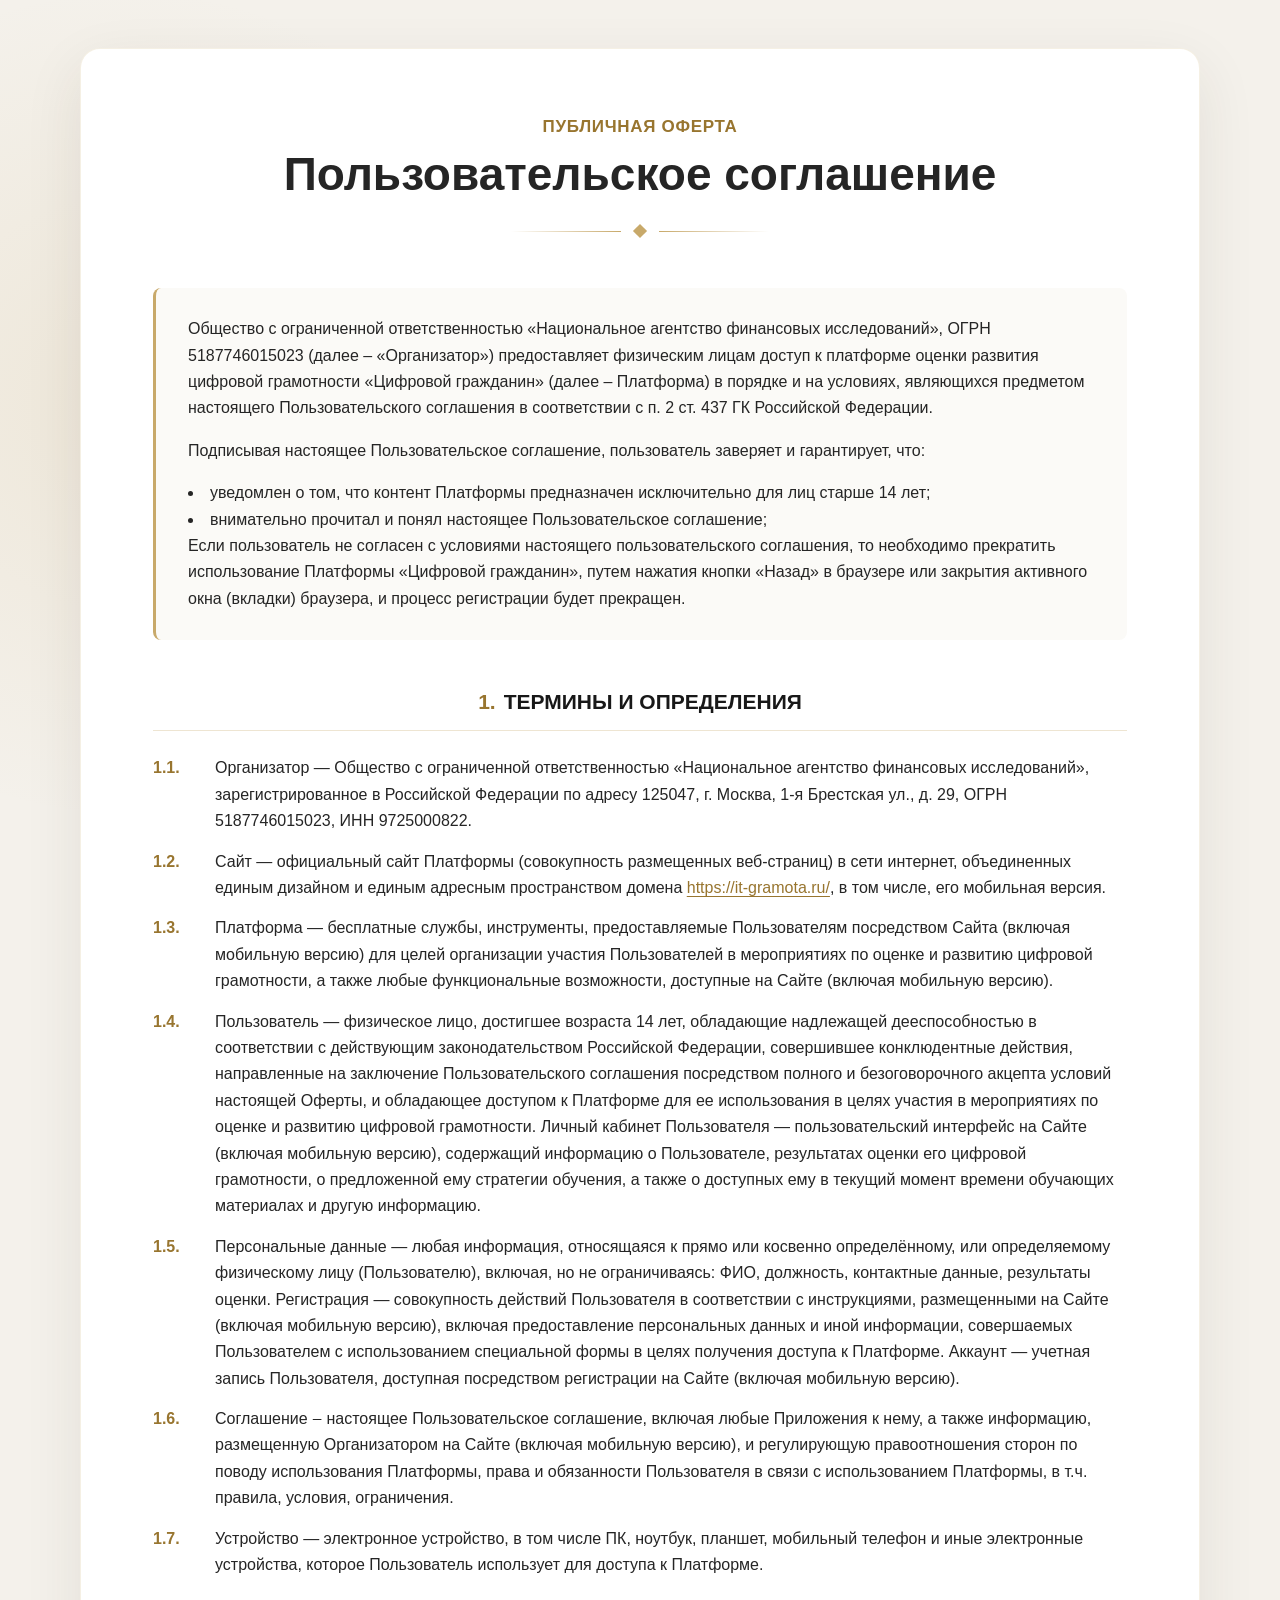
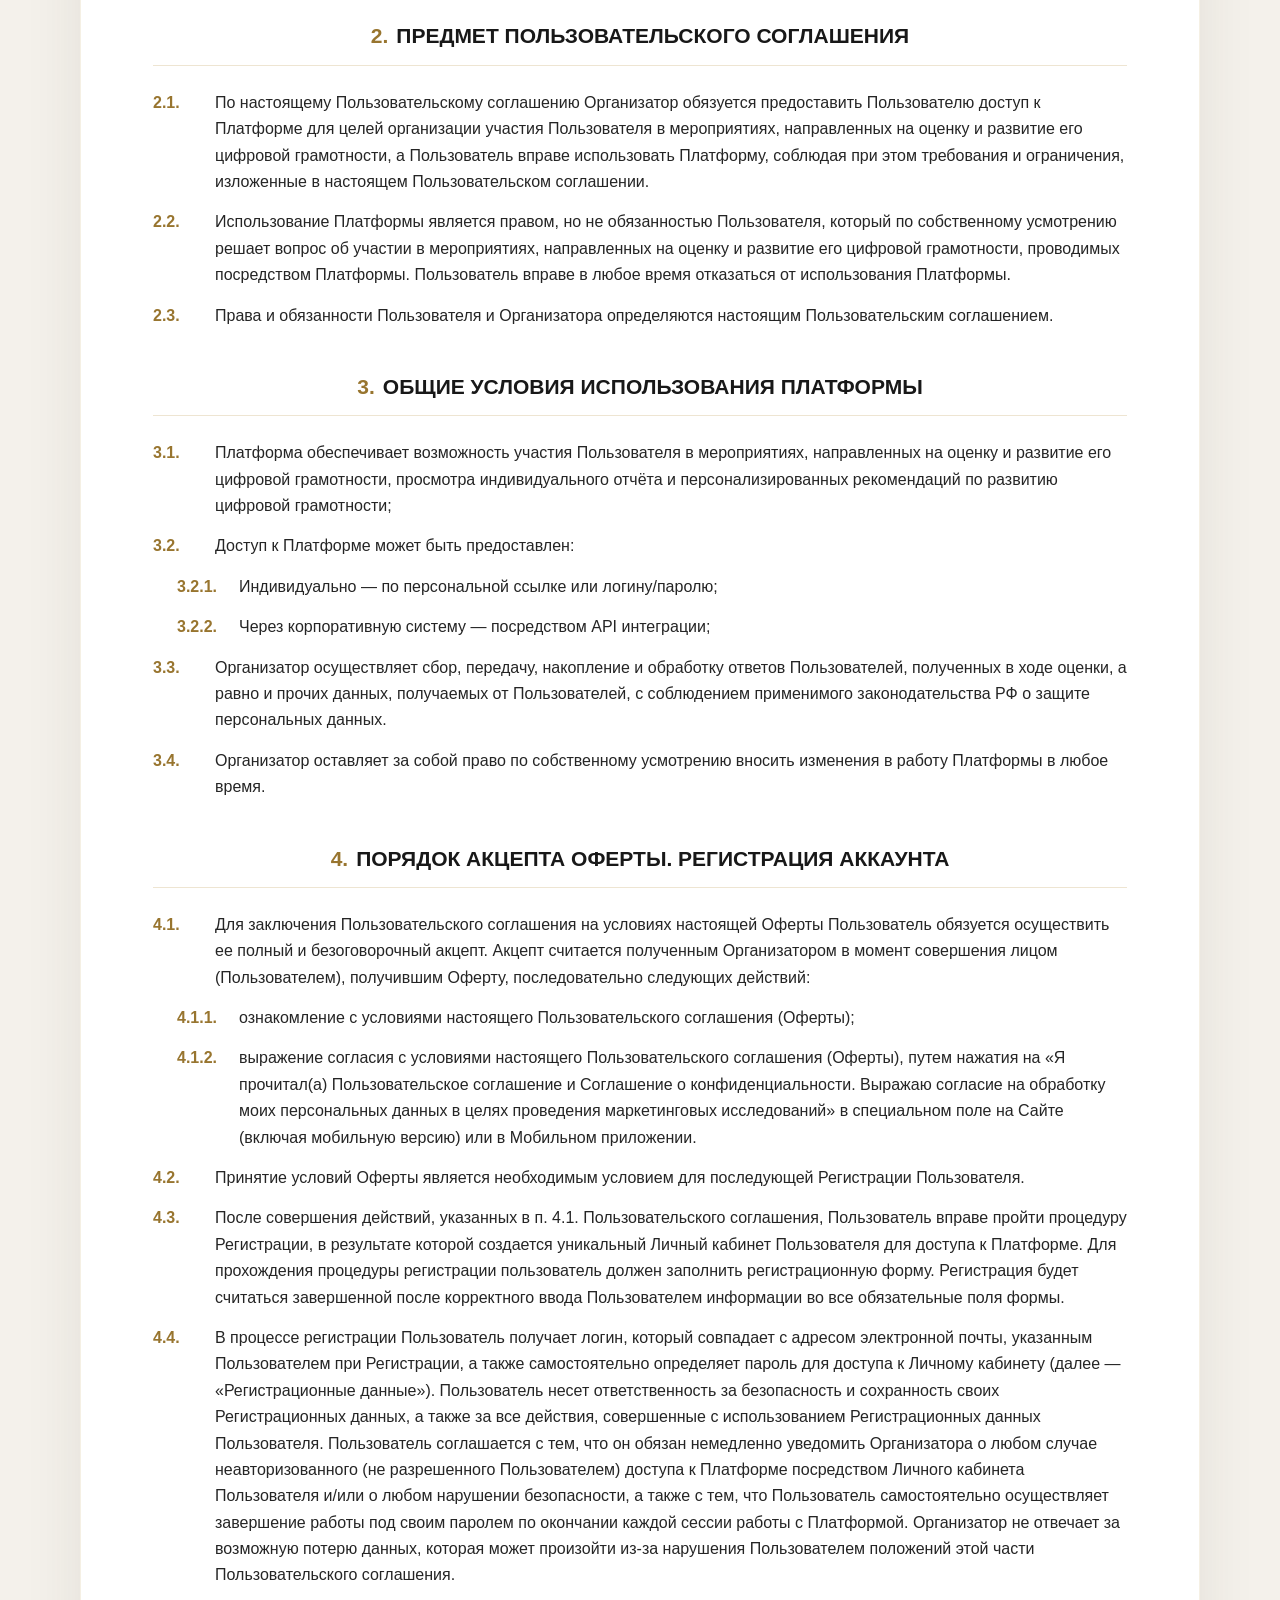
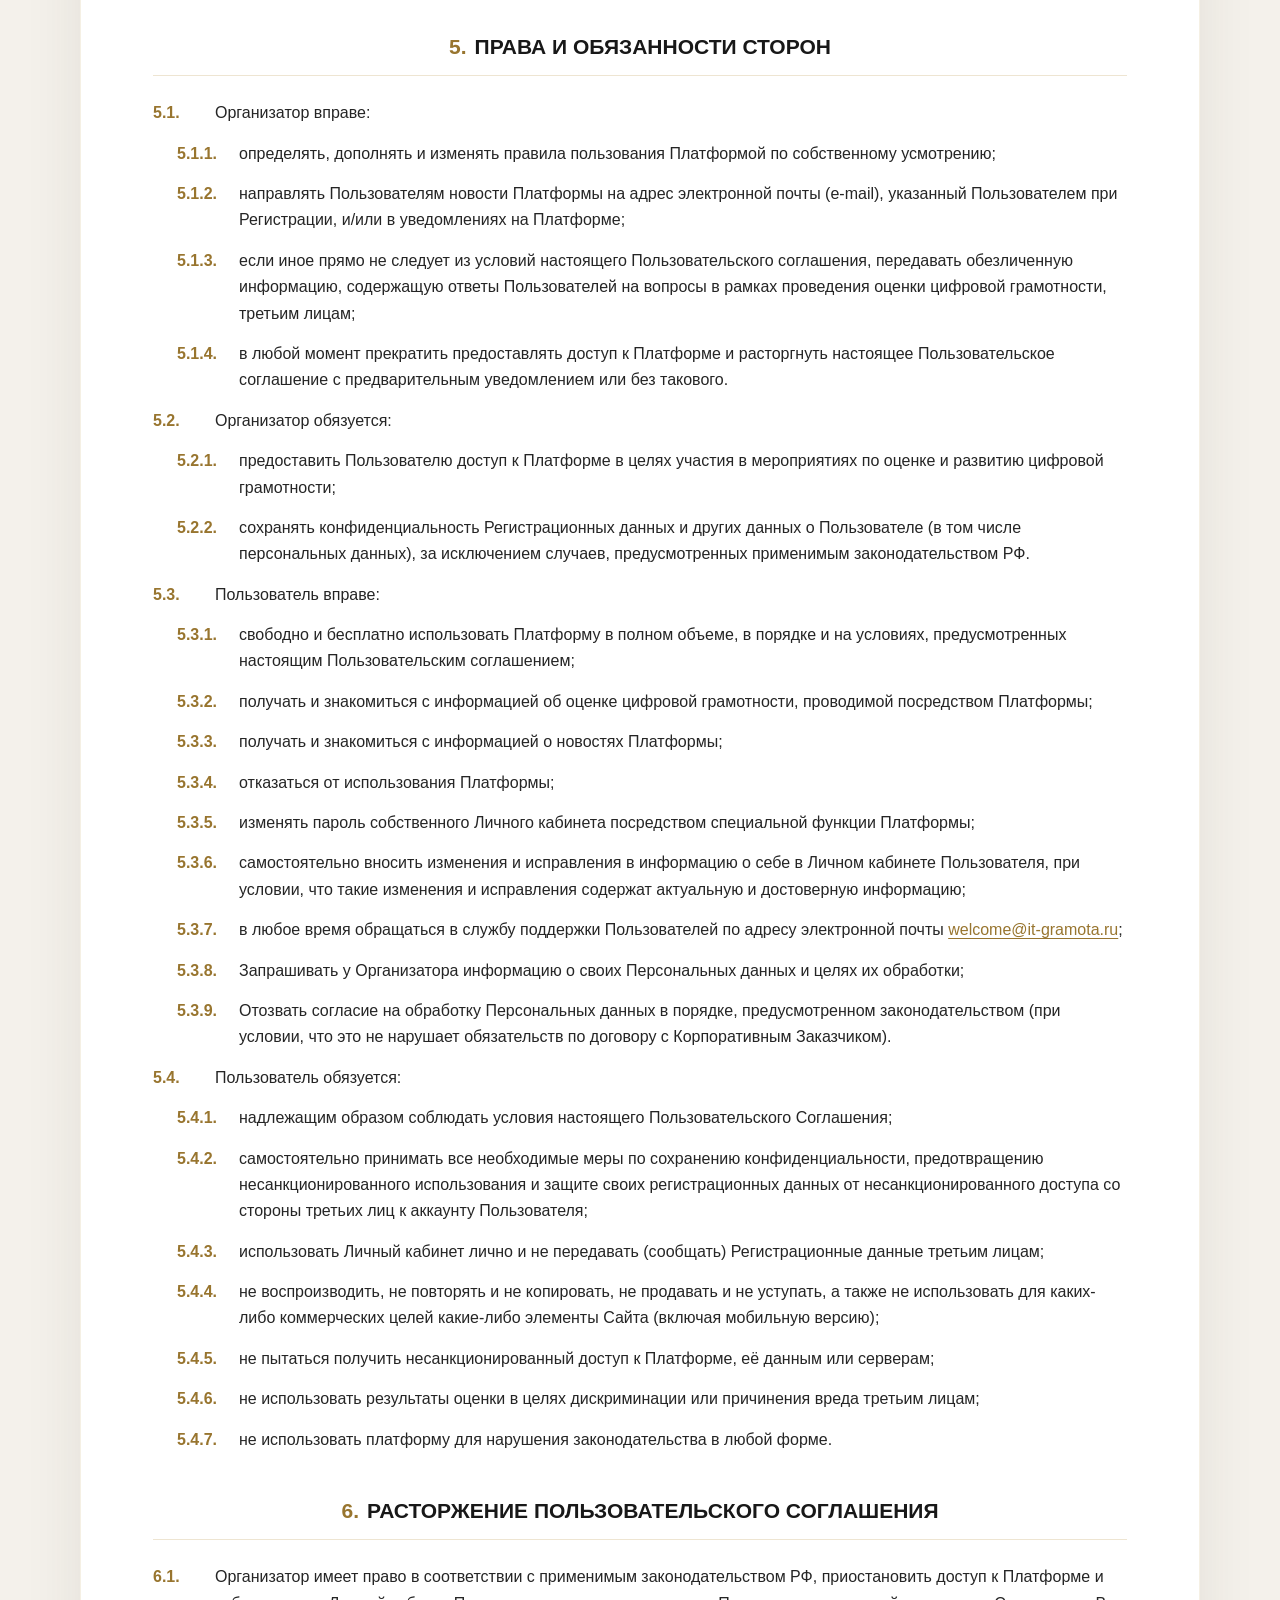
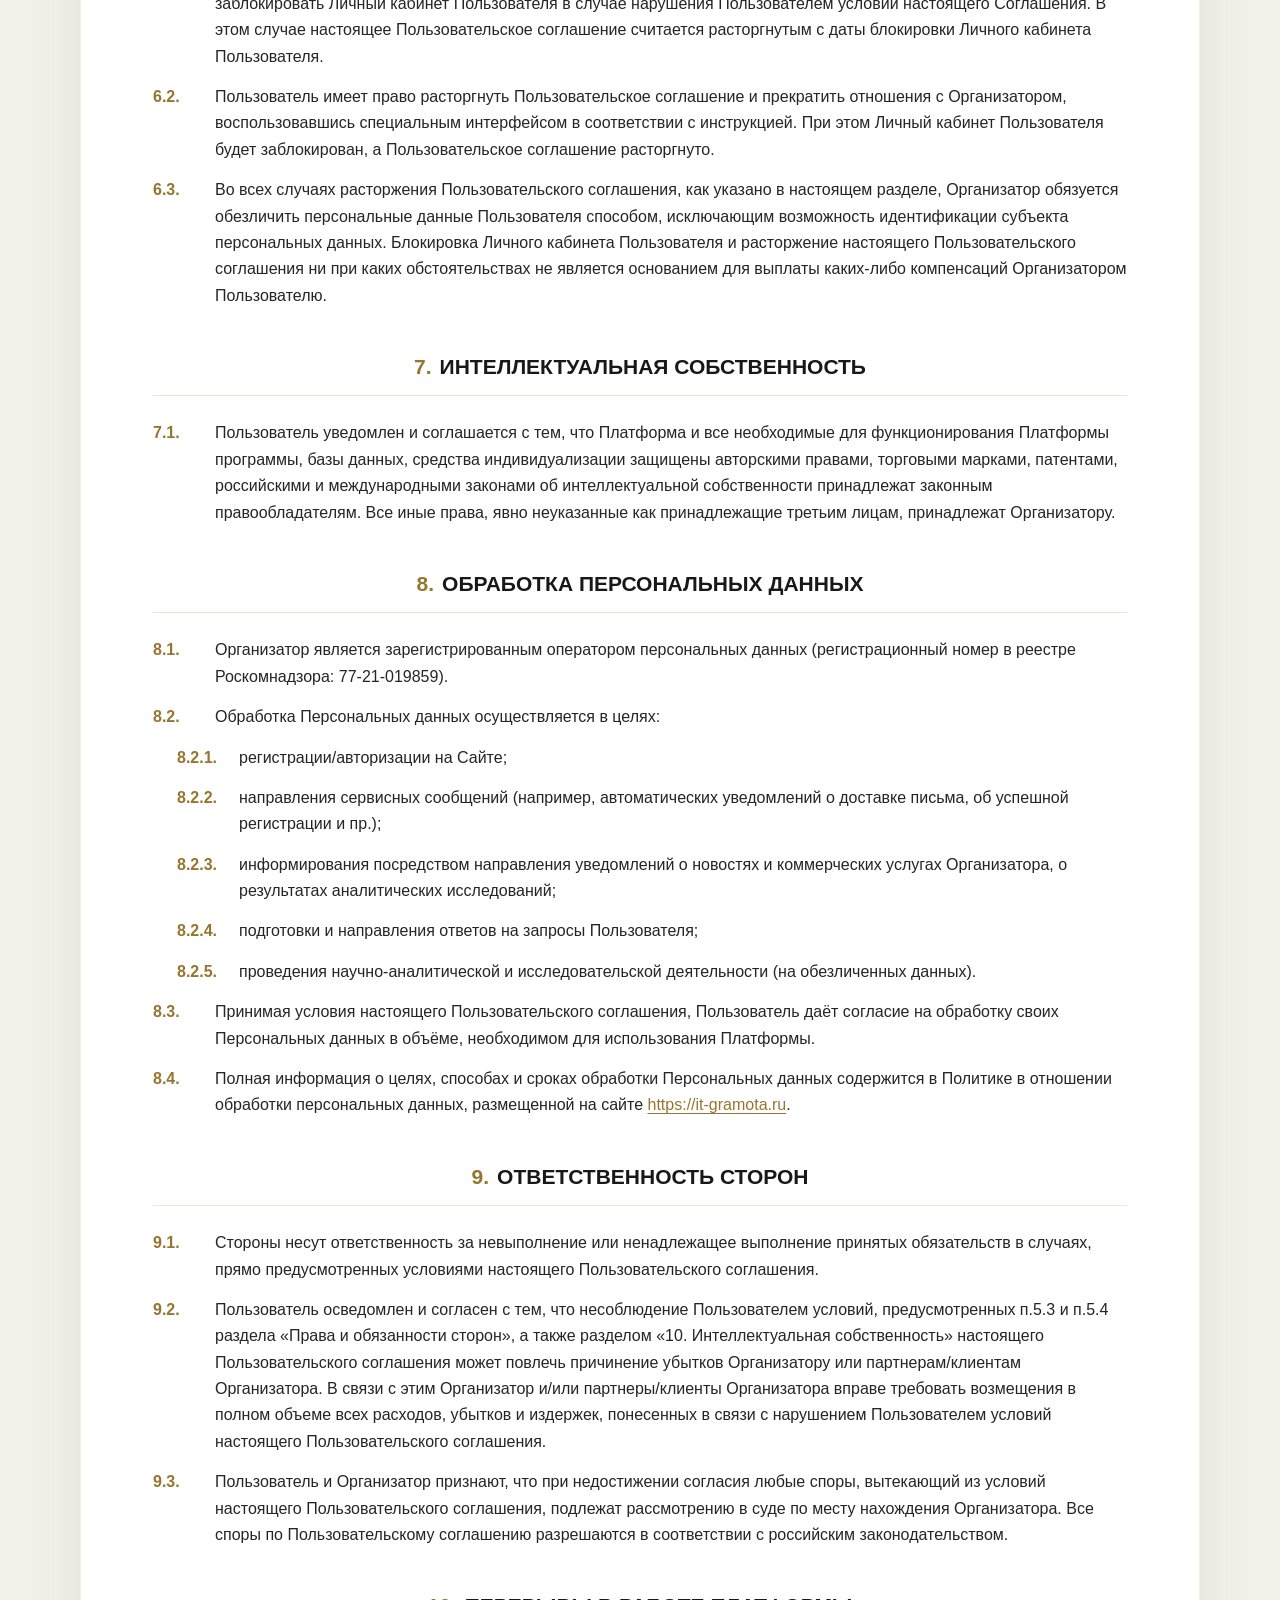
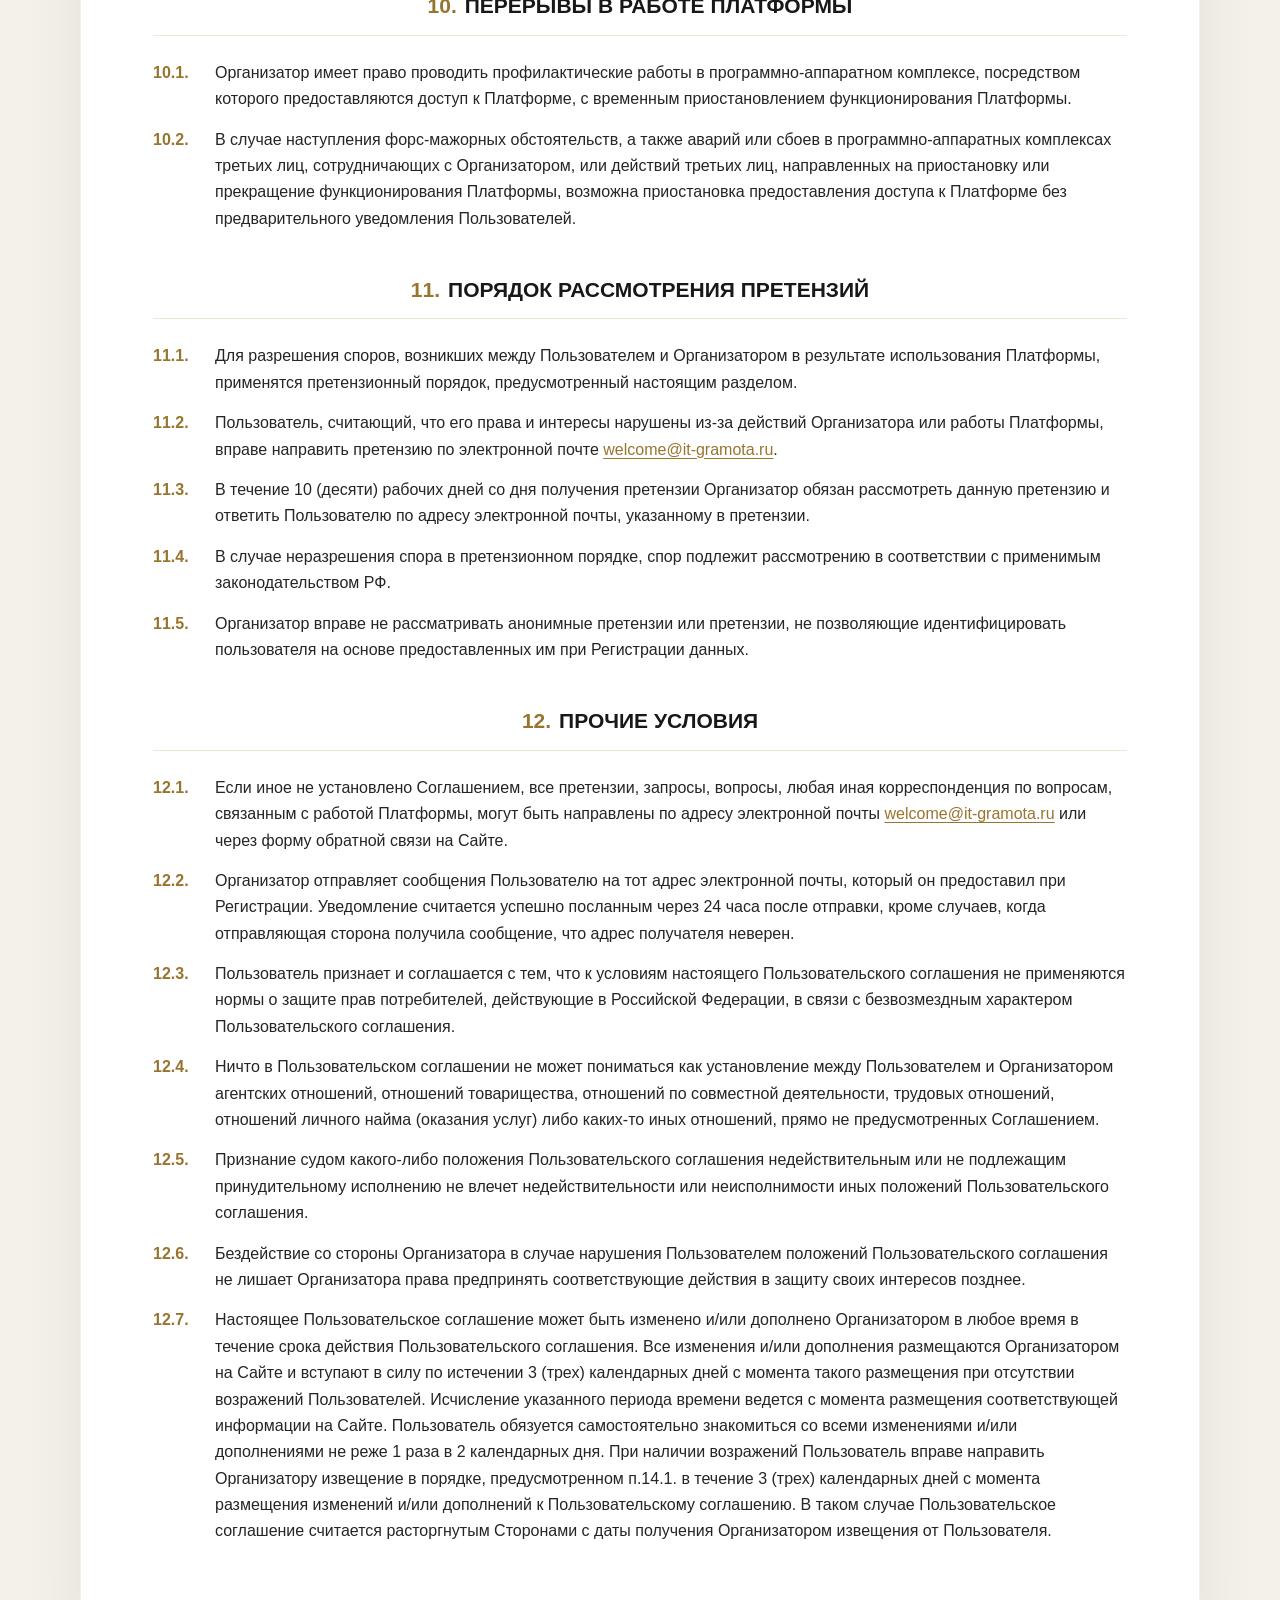
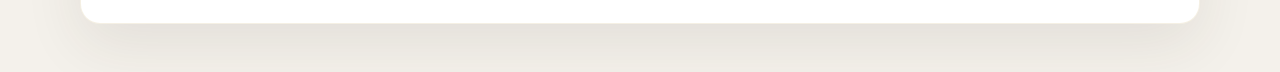
<file: nafi-mvp/agreement.html>
<!DOCTYPE html>
<html lang="ru">
<head>
  <meta charset="UTF-8">
  <meta name="viewport" content="width=device-width, initial-scale=1.0">
  <meta name="description" content="Пользовательское соглашение платформы «Цифровой гражданин»">
  <title>Пользовательское соглашение — Цифровой гражданин</title>
  <style>
    :root {
      --gold: #c8a96a;
      --gold-dark: #98752f;
      --text: #252525;
      --muted: #666;
      --page: #f4f1eb;
      --line: rgba(200, 169, 106, 0.3);
    }

    * {
      box-sizing: border-box;
    }

    html {
      scroll-behavior: smooth;
    }

    body {
      margin: 0;
      color: var(--text);
      font-family: Arial, Helvetica, sans-serif;
      font-size: 16px;
      line-height: 1.65;
      background:
        radial-gradient(circle at 10% 5%, rgba(200, 169, 106, 0.14), transparent 26rem),
        var(--page);
    }

    a {
      color: var(--gold-dark);
      text-underline-offset: 3px;
    }

    a:hover {
      color: #6f5118;
    }

    .legal-page {
      width: min(1120px, calc(100% - 40px));
      margin: 48px auto;
      padding: 64px 72px;
      background: #fff;
      border: 1px solid rgba(200, 169, 106, 0.18);
      border-radius: 20px;
      box-shadow: 0 20px 60px rgba(58, 46, 29, 0.09);
    }

    .legal-header {
      max-width: 850px;
      margin: 0 auto 52px;
      text-align: center;
    }

    .legal-header__eyebrow {
      margin: 0 0 6px;
      color: var(--gold-dark);
      font-size: 17px;
      font-weight: 600;
      letter-spacing: 0.04em;
      text-transform: uppercase;
    }

    .legal-header__title {
      margin: 0;
      font-size: clamp(30px, 4vw, 46px);
      line-height: 1.2;
    }

    .legal-header__decor {
      display: flex;
      align-items: center;
      justify-content: center;
      gap: 14px;
      margin-top: 24px;
    }

    .legal-header__decor::before,
    .legal-header__decor::after {
      content: "";
      width: 110px;
      height: 1px;
      background: linear-gradient(90deg, transparent, var(--gold));
    }

    .legal-header__decor::after {
      background: linear-gradient(90deg, var(--gold), transparent);
    }

    .legal-header__diamond {
      width: 10px;
      height: 10px;
      background: var(--gold);
      transform: rotate(45deg);
    }

    .legal-intro {
      margin-bottom: 48px;
      padding: 28px 32px;
      background: #fbfaf7;
      border-left: 3px solid var(--gold);
      border-radius: 8px;
    }

    .legal-intro p {
      margin: 0 0 16px;
    }

    .legal-intro p:last-child {
      margin-bottom: 0;
    }

    .legal-section {
      margin-top: 44px;
    }

    .legal-section__title {
      display: flex;
      justify-content: center;
      gap: 8px;
      margin: 0 0 24px;
      padding-bottom: 14px;
      color: #181818;
      font-size: 21px;
      line-height: 1.35;
      text-align: center;
      border-bottom: 1px solid var(--line);
    }

    .legal-section__title span {
      color: var(--gold-dark);
    }

    .legal-point {
      display: grid;
      grid-template-columns: 52px 1fr;
      gap: 10px;
      margin: 0 0 14px;
    }

    .legal-point--nested {
      padding-left: 24px;
    }

    .legal-point__number {
      color: var(--gold-dark);
      font-weight: 600;
    }

    .legal-list {
      margin: 16px 0 20px;
      padding-left: 26px;
    }

    .legal-list li {
      margin-bottom: 8px;
      padding-left: 6px;
    }

    .legal-list li::marker {
      color: var(--gold);
    }

    @media (max-width: 767px) {
      body {
        font-size: 14px;
      }

      .legal-page {
        width: min(100% - 20px, 1120px);
        margin: 10px auto;
        padding: 34px 20px;
        border-radius: 14px;
      }

      .legal-header {
        margin-bottom: 32px;
      }

      .legal-intro {
        margin-bottom: 34px;
        padding: 20px;
      }

      .legal-section {
        margin-top: 34px;
      }

      .legal-section__title {
        font-size: 17px;
      }

      .legal-point {
        grid-template-columns: 44px 1fr;
        gap: 6px;
      }

      .legal-point--nested {
        padding-left: 0;
      }
    }

    @media print {
      body {
        background: #fff;
      }

      .legal-page {
        width: 100%;
        margin: 0;
        padding: 0;
        border: 0;
        box-shadow: none;
      }

      .legal-section {
        break-inside: avoid;
      }
    }
  </style>
</head>
<body>
  <main class="legal-page">
    <header class="legal-header">
      <p class="legal-header__eyebrow">Публичная оферта</p>
      <h1 class="legal-header__title">Пользовательское соглашение</h1>
      <div class="legal-header__decor" aria-hidden="true">
        <span class="legal-header__diamond"></span>
      </div>
    </header>

    <div class="legal-intro">
      <p>Общество с ограниченной ответственностью «Национальное агентство финансовых исследований», ОГРН 5187746015023 (далее – «Организатор») предоставляет физическим лицам доступ к платформе оценки развития цифровой грамотности «Цифровой гражданин» (далее – Платформа) в порядке и на условиях, являющихся предметом настоящего Пользовательского соглашения в соответствии с п. 2 ст. 437 ГК Российской Федерации.</p><p>Подписывая настоящее Пользовательское соглашение, пользователь заверяет и гарантирует, что:</p><li>уведомлен о том, что контент Платформы предназначен исключительно для лиц старше 14 лет;</li><li>внимательно прочитал и понял настоящее Пользовательское соглашение;</li><p>Если пользователь не согласен с условиями настоящего пользовательского соглашения, то необходимо прекратить использование Платформы «Цифровой гражданин», путем нажатия кнопки «Назад» в браузере или закрытия активного окна (вкладки) браузера, и процесс регистрации будет прекращен.</p>
    </div>

    
      <section class="legal-section">
        <h2 class="legal-section__title">
          <span>1.</span> ТЕРМИНЫ И ОПРЕДЕЛЕНИЯ
        </h2>
    <p class="legal-point">
      <span class="legal-point__number">1.1.</span>
      <span>Организатор — Общество с ограниченной ответственностью «Национальное агентство финансовых исследований», зарегистрированное в Российской Федерации по адресу 125047, г. Москва, 1-я Брестская ул., д. 29, ОГРН 5187746015023, ИНН 9725000822.</span>
    </p>
    <p class="legal-point">
      <span class="legal-point__number">1.2.</span>
      <span>Сайт — официальный сайт Платформы (совокупность размещенных веб-страниц) в сети интернет, объединенных единым дизайном и единым адресным пространством домена <a href="https://it-gramota.ru/" target="_blank" rel="noopener">https://it-gramota.ru/</a>, в том числе, его мобильная версия.</span>
    </p>
    <p class="legal-point">
      <span class="legal-point__number">1.3.</span>
      <span>Платформа — бесплатные службы, инструменты, предоставляемые Пользователям посредством Сайта (включая мобильную версию) для целей организации участия Пользователей в мероприятиях по оценке и развитию цифровой грамотности, а также любые функциональные возможности, доступные на Сайте (включая мобильную версию).</span>
    </p>
    <p class="legal-point">
      <span class="legal-point__number">1.4.</span>
      <span>Пользователь — физическое лицо, достигшее возраста 14 лет, обладающие надлежащей дееспособностью в соответствии с действующим законодательством Российской Федерации, совершившее конклюдентные действия, направленные на заключение Пользовательского соглашения посредством полного и безоговорочного акцепта условий настоящей Оферты, и обладающее доступом к Платформе для ее использования в целях участия в мероприятиях по оценке и развитию цифровой грамотности. Личный кабинет Пользователя — пользовательский интерфейс на Сайте (включая мобильную версию), содержащий информацию о Пользователе, результатах оценки его цифровой грамотности, о предложенной ему стратегии обучения, а также о доступных ему в текущий момент времени обучающих материалах и другую информацию.</span>
    </p>
    <p class="legal-point">
      <span class="legal-point__number">1.5.</span>
      <span>Персональные данные — любая информация, относящаяся к прямо или косвенно определённому, или определяемому физическому лицу (Пользователю), включая, но не ограничиваясь: ФИО, должность, контактные данные, результаты оценки. Регистрация — совокупность действий Пользователя в соответствии с инструкциями, размещенными на Сайте (включая мобильную версию), включая предоставление персональных данных и иной информации, совершаемых Пользователем с использованием специальной формы в целях получения доступа к Платформе. Аккаунт — учетная запись Пользователя, доступная посредством регистрации на Сайте (включая мобильную версию).</span>
    </p>
    <p class="legal-point">
      <span class="legal-point__number">1.6.</span>
      <span>Соглашение ‒ настоящее Пользовательское соглашение, включая любые Приложения к нему, а также информацию, размещенную Организатором на Сайте (включая мобильную версию), и регулирующую правоотношения сторон по поводу использования Платформы, права и обязанности Пользователя в связи с использованием Платформы, в т.ч. правила, условия, ограничения.</span>
    </p>
    <p class="legal-point">
      <span class="legal-point__number">1.7.</span>
      <span>Устройство — электронное устройство, в том числе ПК, ноутбук, планшет, мобильный телефон и иные электронные устройства, которое Пользователь использует для доступа к Платформе.</span>
    </p>
      <section class="legal-section">
        <h2 class="legal-section__title">
          <span>2.</span> ПРЕДМЕТ ПОЛЬЗОВАТЕЛЬСКОГО СОГЛАШЕНИЯ
        </h2>
    <p class="legal-point">
      <span class="legal-point__number">2.1.</span>
      <span>По настоящему Пользовательскому соглашению Организатор обязуется предоставить Пользователю доступ к Платформе для целей организации участия Пользователя в мероприятиях, направленных на оценку и развитие его цифровой грамотности, а Пользователь вправе использовать Платформу, соблюдая при этом требования и ограничения, изложенные в настоящем Пользовательском соглашении.</span>
    </p>
    <p class="legal-point">
      <span class="legal-point__number">2.2.</span>
      <span>Использование Платформы является правом, но не обязанностью Пользователя, который по собственному усмотрению решает вопрос об участии в мероприятиях, направленных на оценку и развитие его цифровой грамотности, проводимых посредством Платформы. Пользователь вправе в любое время отказаться от использования Платформы.</span>
    </p>
    <p class="legal-point">
      <span class="legal-point__number">2.3.</span>
      <span>Права и обязанности Пользователя и Организатора определяются настоящим Пользовательским соглашением.</span>
    </p>
      <section class="legal-section">
        <h2 class="legal-section__title">
          <span>3.</span> ОБЩИЕ УСЛОВИЯ ИСПОЛЬЗОВАНИЯ ПЛАТФОРМЫ
        </h2>
    <p class="legal-point">
      <span class="legal-point__number">3.1.</span>
      <span>Платформа обеспечивает возможность участия Пользователя в мероприятиях, направленных на оценку и развитие его цифровой грамотности, просмотра индивидуального отчёта и персонализированных рекомендаций по развитию цифровой грамотности;</span>
    </p>
    <p class="legal-point">
      <span class="legal-point__number">3.2.</span>
      <span>Доступ к Платформе может быть предоставлен:</span>
    </p>
      <p class="legal-point legal-point--nested">
        <span class="legal-point__number">3.2.1.</span>
        <span>Индивидуально — по персональной ссылке или логину/паролю;</span>
      </p>
      <p class="legal-point legal-point--nested">
        <span class="legal-point__number">3.2.2.</span>
        <span>Через корпоративную систему — посредством API интеграции;</span>
      </p>
    <p class="legal-point">
      <span class="legal-point__number">3.3.</span>
      <span>Организатор осуществляет сбор, передачу, накопление и обработку ответов Пользователей, полученных в ходе оценки, а равно и прочих данных, получаемых от Пользователей, с соблюдением применимого законодательства РФ о защите персональных данных.</span>
    </p>
    <p class="legal-point">
      <span class="legal-point__number">3.4.</span>
      <span>Организатор оставляет за собой право по собственному усмотрению вносить изменения в работу Платформы в любое время.</span>
    </p>
      <section class="legal-section">
        <h2 class="legal-section__title">
          <span>4.</span> ПОРЯДОК АКЦЕПТА ОФЕРТЫ. РЕГИСТРАЦИЯ АККАУНТА
        </h2>
    <p class="legal-point">
      <span class="legal-point__number">4.1.</span>
      <span>Для заключения Пользовательского соглашения на условиях настоящей Оферты Пользователь обязуется осуществить ее полный и безоговорочный акцепт. Акцепт считается полученным Организатором в момент совершения лицом (Пользователем), получившим Оферту, последовательно следующих действий:</span>
    </p>
      <p class="legal-point legal-point--nested">
        <span class="legal-point__number">4.1.1.</span>
        <span>ознакомление с условиями настоящего Пользовательского соглашения (Оферты);</span>
      </p>
      <p class="legal-point legal-point--nested">
        <span class="legal-point__number">4.1.2.</span>
        <span>выражение согласия с условиями настоящего Пользовательского соглашения (Оферты), путем нажатия на «Я прочитал(а) Пользовательское соглашение и Соглашение о конфиденциальности. Выражаю согласие на обработку моих персональных данных в целях проведения маркетинговых исследований» в специальном поле на Сайте (включая мобильную версию) или в Мобильном приложении.</span>
      </p>
    <p class="legal-point">
      <span class="legal-point__number">4.2.</span>
      <span>Принятие условий Оферты является необходимым условием для последующей Регистрации Пользователя.</span>
    </p>
    <p class="legal-point">
      <span class="legal-point__number">4.3.</span>
      <span>После совершения действий, указанных в п. 4.1. Пользовательского соглашения, Пользователь вправе пройти процедуру Регистрации, в результате которой создается уникальный Личный кабинет Пользователя для доступа к Платформе. Для прохождения процедуры регистрации пользователь должен заполнить регистрационную форму. Регистрация будет считаться завершенной после корректного ввода Пользователем информации во все обязательные поля формы.</span>
    </p>
    <p class="legal-point">
      <span class="legal-point__number">4.4.</span>
      <span>В процессе регистрации Пользователь получает логин, который совпадает с адресом электронной почты, указанным Пользователем при Регистрации, а также самостоятельно определяет пароль для доступа к Личному кабинету (далее — «Регистрационные данные»). Пользователь несет ответственность за безопасность и сохранность своих Регистрационных данных, а также за все действия, совершенные с использованием Регистрационных данных Пользователя. Пользователь соглашается с тем, что он обязан немедленно уведомить Организатора о любом случае неавторизованного (не разрешенного Пользователем) доступа к Платформе посредством Личного кабинета Пользователя и/или о любом нарушении безопасности, а также с тем, что Пользователь самостоятельно осуществляет завершение работы под своим паролем по окончании каждой сессии работы с Платформой. Организатор не отвечает за возможную потерю данных, которая может произойти из-за нарушения Пользователем положений этой части Пользовательского соглашения.</span>
    </p>
      <section class="legal-section">
        <h2 class="legal-section__title">
          <span>5.</span> ПРАВА И ОБЯЗАННОСТИ СТОРОН
        </h2>
    <p class="legal-point">
      <span class="legal-point__number">5.1.</span>
      <span>Организатор вправе:</span>
    </p>
      <p class="legal-point legal-point--nested">
        <span class="legal-point__number">5.1.1.</span>
        <span>определять, дополнять и изменять правила пользования Платформой по собственному усмотрению;</span>
      </p>
      <p class="legal-point legal-point--nested">
        <span class="legal-point__number">5.1.2.</span>
        <span>направлять Пользователям новости Платформы на адрес электронной почты (e-mail), указанный Пользователем при Регистрации, и/или в уведомлениях на Платформе;</span>
      </p>
      <p class="legal-point legal-point--nested">
        <span class="legal-point__number">5.1.3.</span>
        <span>если иное прямо не следует из условий настоящего Пользовательского соглашения, передавать обезличенную информацию, содержащую ответы Пользователей на вопросы в рамках проведения оценки цифровой грамотности, третьим лицам;</span>
      </p>
      <p class="legal-point legal-point--nested">
        <span class="legal-point__number">5.1.4.</span>
        <span>в любой момент прекратить предоставлять доступ к Платформе и расторгнуть настоящее Пользовательское соглашение с предварительным уведомлением или без такового.</span>
      </p>
    <p class="legal-point">
      <span class="legal-point__number">5.2.</span>
      <span>Организатор обязуется:</span>
    </p>
      <p class="legal-point legal-point--nested">
        <span class="legal-point__number">5.2.1.</span>
        <span>предоставить Пользователю доступ к Платформе в целях участия в мероприятиях по оценке и развитию цифровой грамотности;</span>
      </p>
      <p class="legal-point legal-point--nested">
        <span class="legal-point__number">5.2.2.</span>
        <span>сохранять конфиденциальность Регистрационных данных и других данных о Пользователе (в том числе персональных данных), за исключением случаев, предусмотренных применимым законодательством РФ.</span>
      </p>
    <p class="legal-point">
      <span class="legal-point__number">5.3.</span>
      <span>Пользователь вправе:</span>
    </p>
      <p class="legal-point legal-point--nested">
        <span class="legal-point__number">5.3.1.</span>
        <span>свободно и бесплатно использовать Платформу в полном объеме, в порядке и на условиях, предусмотренных настоящим Пользовательским соглашением;</span>
      </p>
      <p class="legal-point legal-point--nested">
        <span class="legal-point__number">5.3.2.</span>
        <span>получать и знакомиться с информацией об оценке цифровой грамотности, проводимой посредством Платформы;</span>
      </p>
      <p class="legal-point legal-point--nested">
        <span class="legal-point__number">5.3.3.</span>
        <span>получать и знакомиться с информацией о новостях Платформы;</span>
      </p>
      <p class="legal-point legal-point--nested">
        <span class="legal-point__number">5.3.4.</span>
        <span>отказаться от использования Платформы;</span>
      </p>
      <p class="legal-point legal-point--nested">
        <span class="legal-point__number">5.3.5.</span>
        <span>изменять пароль собственного Личного кабинета посредством специальной функции Платформы;</span>
      </p>
      <p class="legal-point legal-point--nested">
        <span class="legal-point__number">5.3.6.</span>
        <span>самостоятельно вносить изменения и исправления в информацию о себе в Личном кабинете Пользователя, при условии, что такие изменения и исправления содержат актуальную и достоверную информацию;</span>
      </p>
      <p class="legal-point legal-point--nested">
        <span class="legal-point__number">5.3.7.</span>
        <span>в любое время обращаться в службу поддержки Пользователей по адресу электронной почты <a href="mailto:welcome@it-gramota.ru">welcome@it-gramota.ru</a>;</span>
      </p>
      <p class="legal-point legal-point--nested">
        <span class="legal-point__number">5.3.8.</span>
        <span>Запрашивать у Организатора информацию о своих Персональных данных и целях их обработки;</span>
      </p>
      <p class="legal-point legal-point--nested">
        <span class="legal-point__number">5.3.9.</span>
        <span>Отозвать согласие на обработку Персональных данных в порядке, предусмотренном законодательством (при условии, что это не нарушает обязательств по договору с Корпоративным Заказчиком).</span>
      </p>
    <p class="legal-point">
      <span class="legal-point__number">5.4.</span>
      <span>Пользователь обязуется:</span>
    </p>
      <p class="legal-point legal-point--nested">
        <span class="legal-point__number">5.4.1.</span>
        <span>надлежащим образом соблюдать условия настоящего Пользовательского Соглашения;</span>
      </p>
      <p class="legal-point legal-point--nested">
        <span class="legal-point__number">5.4.2.</span>
        <span>самостоятельно принимать все необходимые меры по сохранению конфиденциальности, предотвращению несанкционированного использования и защите своих регистрационных данных от несанкционированного доступа со стороны третьих лиц к аккаунту Пользователя;</span>
      </p>
      <p class="legal-point legal-point--nested">
        <span class="legal-point__number">5.4.3.</span>
        <span>использовать Личный кабинет лично и не передавать (сообщать) Регистрационные данные третьим лицам;</span>
      </p>
      <p class="legal-point legal-point--nested">
        <span class="legal-point__number">5.4.4.</span>
        <span>не воспроизводить, не повторять и не копировать, не продавать и не уступать, а также не использовать для каких-либо коммерческих целей какие-либо элементы Сайта (включая мобильную версию);</span>
      </p>
      <p class="legal-point legal-point--nested">
        <span class="legal-point__number">5.4.5.</span>
        <span>не пытаться получить несанкционированный доступ к Платформе, её данным или серверам;</span>
      </p>
      <p class="legal-point legal-point--nested">
        <span class="legal-point__number">5.4.6.</span>
        <span>не использовать результаты оценки в целях дискриминации или причинения вреда третьим лицам;</span>
      </p>
      <p class="legal-point legal-point--nested">
        <span class="legal-point__number">5.4.7.</span>
        <span>не использовать платформу для нарушения законодательства в любой форме.</span>
      </p>
      <section class="legal-section">
        <h2 class="legal-section__title">
          <span>6.</span> РАСТОРЖЕНИЕ ПОЛЬЗОВАТЕЛЬСКОГО СОГЛАШЕНИЯ
        </h2>
    <p class="legal-point">
      <span class="legal-point__number">6.1.</span>
      <span>Организатор имеет право в соответствии с применимым законодательством РФ, приостановить доступ к Платформе и заблокировать Личный кабинет Пользователя в случае нарушения Пользователем условий настоящего Соглашения. В этом случае настоящее Пользовательское соглашение считается расторгнутым с даты блокировки Личного кабинета Пользователя.</span>
    </p>
    <p class="legal-point">
      <span class="legal-point__number">6.2.</span>
      <span>Пользователь имеет право расторгнуть Пользовательское соглашение и прекратить отношения с Организатором, воспользовавшись специальным интерфейсом в соответствии с инструкцией. При этом Личный кабинет Пользователя будет заблокирован, а Пользовательское соглашение расторгнуто.</span>
    </p>
    <p class="legal-point">
      <span class="legal-point__number">6.3.</span>
      <span>Во всех случаях расторжения Пользовательского соглашения, как указано в настоящем разделе, Организатор обязуется обезличить персональные данные Пользователя способом, исключающим возможность идентификации субъекта персональных данных. Блокировка Личного кабинета Пользователя и расторжение настоящего Пользовательского соглашения ни при каких обстоятельствах не является основанием для выплаты каких-либо компенсаций Организатором Пользователю.</span>
    </p>
      <section class="legal-section">
        <h2 class="legal-section__title">
          <span>7.</span> ИНТЕЛЛЕКТУАЛЬНАЯ СОБСТВЕННОСТЬ
        </h2>
    <p class="legal-point">
      <span class="legal-point__number">7.1.</span>
      <span>Пользователь уведомлен и соглашается с тем, что Платформа и все необходимые для функционирования Платформы программы, базы данных, средства индивидуализации защищены авторскими правами, торговыми марками, патентами, российскими и международными законами об интеллектуальной собственности принадлежат законным правообладателям. Все иные права, явно неуказанные как принадлежащие третьим лицам, принадлежат Организатору.</span>
    </p>
      <section class="legal-section">
        <h2 class="legal-section__title">
          <span>8.</span> ОБРАБОТКА ПЕРСОНАЛЬНЫХ ДАННЫХ
        </h2>
    <p class="legal-point">
      <span class="legal-point__number">8.1.</span>
      <span>Организатор является зарегистрированным оператором персональных данных (регистрационный номер в реестре Роскомнадзора: 77-21-019859).</span>
    </p>
    <p class="legal-point">
      <span class="legal-point__number">8.2.</span>
      <span>Обработка Персональных данных осуществляется в целях:</span>
    </p>
      <p class="legal-point legal-point--nested">
        <span class="legal-point__number">8.2.1.</span>
        <span>регистрации/авторизации на Сайте;</span>
      </p>
      <p class="legal-point legal-point--nested">
        <span class="legal-point__number">8.2.2.</span>
        <span>направления сервисных сообщений (например, автоматических уведомлений о доставке письма, об успешной регистрации и пр.);</span>
      </p>
      <p class="legal-point legal-point--nested">
        <span class="legal-point__number">8.2.3.</span>
        <span>информирования посредством направления уведомлений о новостях и коммерческих услугах Организатора, о результатах аналитических исследований;</span>
      </p>
      <p class="legal-point legal-point--nested">
        <span class="legal-point__number">8.2.4.</span>
        <span>подготовки и направления ответов на запросы Пользователя;</span>
      </p>
      <p class="legal-point legal-point--nested">
        <span class="legal-point__number">8.2.5.</span>
        <span>проведения научно-аналитической и исследовательской деятельности (на обезличенных данных).</span>
      </p>
    <p class="legal-point">
      <span class="legal-point__number">8.3.</span>
      <span>Принимая условия настоящего Пользовательского соглашения, Пользователь даёт согласие на обработку своих Персональных данных в объёме, необходимом для использования Платформы.</span>
    </p>
    <p class="legal-point">
      <span class="legal-point__number">8.4.</span>
      <span>Полная информация о целях, способах и сроках обработки Персональных данных содержится в Политике в отношении обработки персональных данных, размещенной на сайте <a href="https://it-gramota.ru" target="_blank" rel="noopener">https://it-gramota.ru</a>.</span>
    </p>
      <section class="legal-section">
        <h2 class="legal-section__title">
          <span>9.</span> ОТВЕТСТВЕННОСТЬ СТОРОН
        </h2>
    <p class="legal-point">
      <span class="legal-point__number">9.1.</span>
      <span>Стороны несут ответственность за невыполнение или ненадлежащее выполнение принятых обязательств в случаях, прямо предусмотренных условиями настоящего Пользовательского соглашения.</span>
    </p>
    <p class="legal-point">
      <span class="legal-point__number">9.2.</span>
      <span>Пользователь осведомлен и согласен с тем, что несоблюдение Пользователем условий, предусмотренных п.5.3 и п.5.4 раздела «Права и обязанности сторон», а также разделом «10. Интеллектуальная собственность» настоящего Пользовательского соглашения может повлечь причинение убытков Организатору или партнерам/клиентам Организатора. В связи с этим Организатор и/или партнеры/клиенты Организатора вправе требовать возмещения в полном объеме всех расходов, убытков и издержек, понесенных в связи с нарушением Пользователем условий настоящего Пользовательского соглашения.</span>
    </p>
    <p class="legal-point">
      <span class="legal-point__number">9.3.</span>
      <span>Пользователь и Организатор признают, что при недостижении согласия любые споры, вытекающий из условий настоящего Пользовательского соглашения, подлежат рассмотрению в суде по месту нахождения Организатора. Все споры по Пользовательскому соглашению разрешаются в соответствии с российским законодательством.</span>
    </p>
      <section class="legal-section">
        <h2 class="legal-section__title">
          <span>10.</span> ПЕРЕРЫВЫ В РАБОТЕ ПЛАТФОРМЫ
        </h2>
    <p class="legal-point">
      <span class="legal-point__number">10.1.</span>
      <span>Организатор имеет право проводить профилактические работы в программно-аппаратном комплексе, посредством которого предоставляются доступ к Платформе, с временным приостановлением функционирования Платформы.</span>
    </p>
    <p class="legal-point">
      <span class="legal-point__number">10.2.</span>
      <span>В случае наступления форс-мажорных обстоятельств, а также аварий или сбоев в программно-аппаратных комплексах третьих лиц, сотрудничающих с Организатором, или действий третьих лиц, направленных на приостановку или прекращение функционирования Платформы, возможна приостановка предоставления доступа к Платформе без предварительного уведомления Пользователей.</span>
    </p>
      <section class="legal-section">
        <h2 class="legal-section__title">
          <span>11.</span> ПОРЯДОК РАССМОТРЕНИЯ ПРЕТЕНЗИЙ
        </h2>
    <p class="legal-point">
      <span class="legal-point__number">11.1.</span>
      <span>Для разрешения споров, возникших между Пользователем и Организатором в результате использования Платформы, применятся претензионный порядок, предусмотренный настоящим разделом.</span>
    </p>
    <p class="legal-point">
      <span class="legal-point__number">11.2.</span>
      <span>Пользователь, считающий, что его права и интересы нарушены из-за действий Организатора или работы Платформы, вправе направить претензию по электронной почте <a href="mailto:welcome@it-gramota.ru">welcome@it-gramota.ru</a>.</span>
    </p>
    <p class="legal-point">
      <span class="legal-point__number">11.3.</span>
      <span>В течение 10 (десяти) рабочих дней со дня получения претензии Организатор обязан рассмотреть данную претензию и ответить Пользователю по адресу электронной почты, указанному в претензии.</span>
    </p>
    <p class="legal-point">
      <span class="legal-point__number">11.4.</span>
      <span>В случае неразрешения спора в претензионном порядке, спор подлежит рассмотрению в соответствии с применимым законодательством РФ.</span>
    </p>
    <p class="legal-point">
      <span class="legal-point__number">11.5.</span>
      <span>Организатор вправе не рассматривать анонимные претензии или претензии, не позволяющие идентифицировать пользователя на основе предоставленных им при Регистрации данных.</span>
    </p>
      <section class="legal-section">
        <h2 class="legal-section__title">
          <span>12.</span> ПРОЧИЕ УСЛОВИЯ
        </h2>
    <p class="legal-point">
      <span class="legal-point__number">12.1.</span>
      <span>Если иное не установлено Соглашением, все претензии, запросы, вопросы, любая иная корреспонденция по вопросам, связанным с работой Платформы, могут быть направлены по адресу электронной почты <a href="mailto:welcome@it-gramota.ru">welcome@it-gramota.ru</a> или через форму обратной связи на Сайте.</span>
    </p>
    <p class="legal-point">
      <span class="legal-point__number">12.2.</span>
      <span>Организатор отправляет сообщения Пользователю на тот адрес электронной почты, который он предоставил при Регистрации. Уведомление считается успешно посланным через 24 часа после отправки, кроме случаев, когда отправляющая сторона получила сообщение, что адрес получателя неверен.</span>
    </p>
    <p class="legal-point">
      <span class="legal-point__number">12.3.</span>
      <span>Пользователь признает и соглашается с тем, что к условиям настоящего Пользовательского соглашения не применяются нормы о защите прав потребителей, действующие в Российской Федерации, в связи с безвозмездным характером Пользовательского соглашения.</span>
    </p>
    <p class="legal-point">
      <span class="legal-point__number">12.4.</span>
      <span>Ничто в Пользовательском соглашении не может пониматься как установление между Пользователем и Организатором агентских отношений, отношений товарищества, отношений по совместной деятельности, трудовых отношений, отношений личного найма (оказания услуг) либо каких-то иных отношений, прямо не предусмотренных Соглашением.</span>
    </p>
    <p class="legal-point">
      <span class="legal-point__number">12.5.</span>
      <span>Признание судом какого-либо положения Пользовательского соглашения недействительным или не подлежащим принудительному исполнению не влечет недействительности или неисполнимости иных положений Пользовательского соглашения.</span>
    </p>
    <p class="legal-point">
      <span class="legal-point__number">12.6.</span>
      <span>Бездействие со стороны Организатора в случае нарушения Пользователем положений Пользовательского соглашения не лишает Организатора права предпринять соответствующие действия в защиту своих интересов позднее.</span>
    </p>
    <p class="legal-point">
      <span class="legal-point__number">12.7.</span>
      <span>Настоящее Пользовательское соглашение может быть изменено и/или дополнено Организатором в любое время в течение срока действия Пользовательского соглашения. Все изменения и/или дополнения размещаются Организатором на Сайте и вступают в силу по истечении 3 (трех) календарных дней с момента такого размещения при отсутствии возражений Пользователей. Исчисление указанного периода времени ведется с момента размещения соответствующей информации на Сайте. Пользователь обязуется самостоятельно знакомиться со всеми изменениями и/или дополнениями не реже 1 раза в 2 календарных дня. При наличии возражений Пользователь вправе направить Организатору извещение в порядке, предусмотренном п.14.1. в течение 3 (трех) календарных дней с момента размещения изменений и/или дополнений к Пользовательскому соглашению. В таком случае Пользовательское соглашение считается расторгнутым Сторонами с даты получения Организатором извещения от Пользователя.</span>
    </p></section>
  </main>
</body>
</html>
</file>
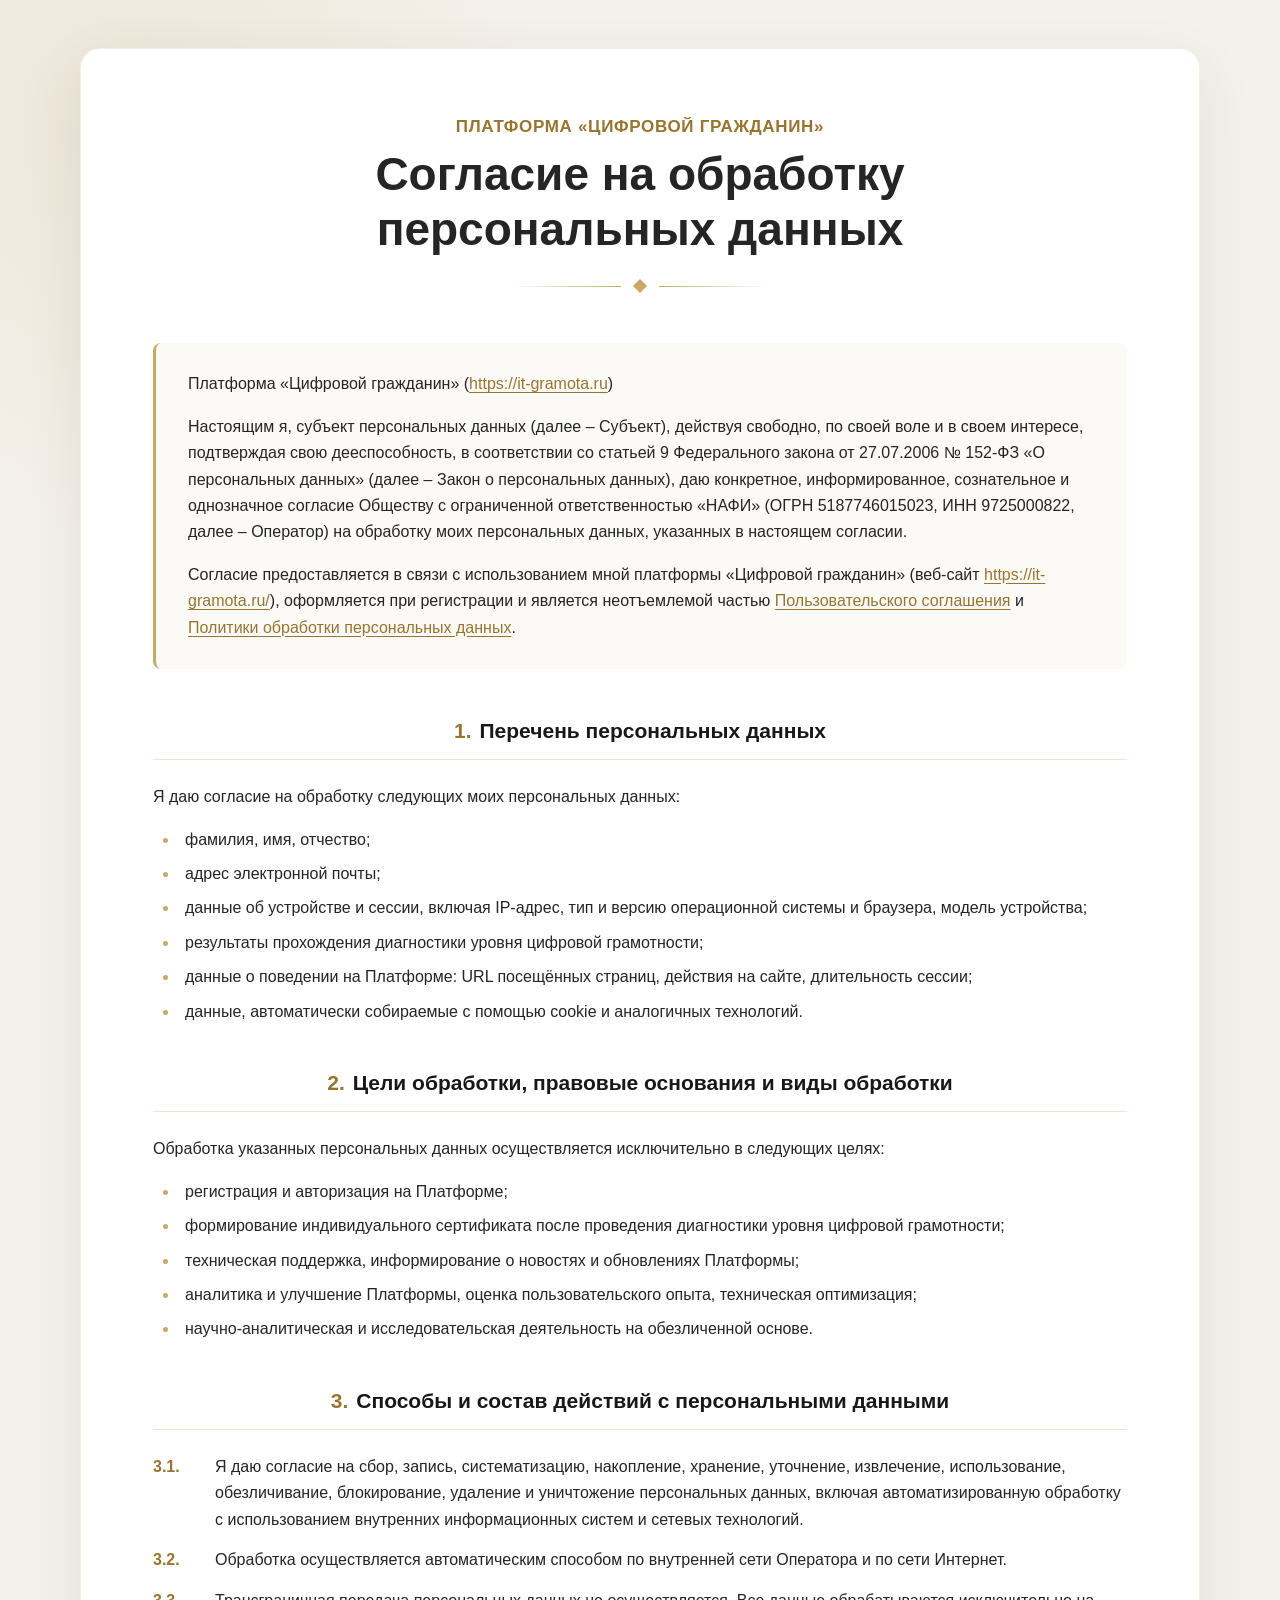
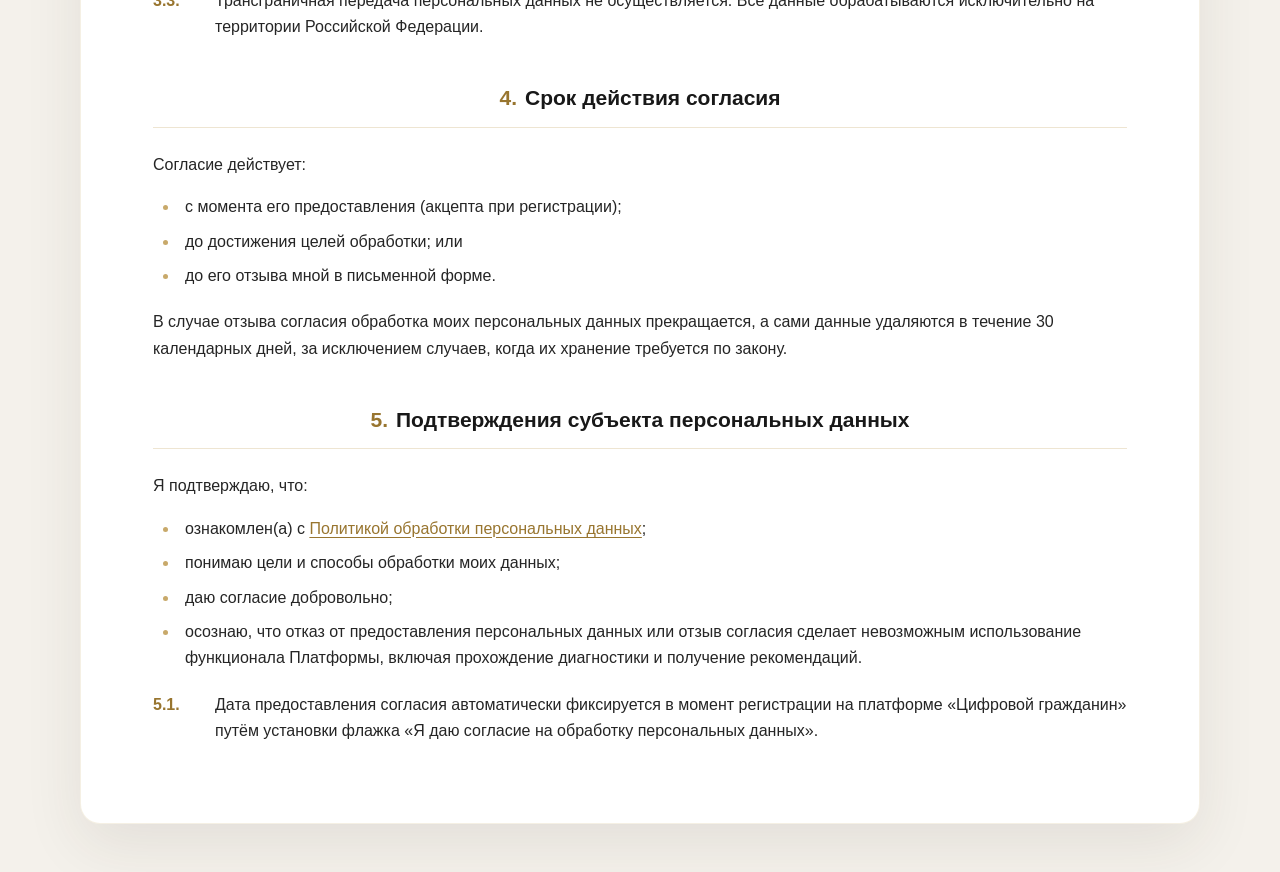
<file: nafi-mvp/consent.html>
<!DOCTYPE html>
<html lang="ru">
<head>
  <meta charset="UTF-8">
  <meta name="viewport" content="width=device-width, initial-scale=1.0">
  <meta name="description" content="Согласие на обработку персональных данных платформы «Цифровой гражданин»">
  <title>Согласие на обработку персональных данных — Цифровой гражданин</title>
  <style>
    :root {
      --gold: #c8a96a;
      --gold-dark: #98752f;
      --text: #252525;
      --muted: #666;
      --page: #f4f1eb;
      --line: rgba(200, 169, 106, 0.3);
    }

    * {
      box-sizing: border-box;
    }

    html {
      scroll-behavior: smooth;
    }

    body {
      margin: 0;
      color: var(--text);
      font-family: Arial, Helvetica, sans-serif;
      font-size: 16px;
      line-height: 1.65;
      background:
        radial-gradient(circle at 10% 5%, rgba(200, 169, 106, 0.14), transparent 26rem),
        var(--page);
    }

    a {
      color: var(--gold-dark);
      text-underline-offset: 3px;
    }

    a:hover {
      color: #6f5118;
    }

    .legal-page {
      width: min(1120px, calc(100% - 40px));
      margin: 48px auto;
      padding: 64px 72px;
      background: #fff;
      border: 1px solid rgba(200, 169, 106, 0.18);
      border-radius: 20px;
      box-shadow: 0 20px 60px rgba(58, 46, 29, 0.09);
    }

    .legal-header {
      max-width: 850px;
      margin: 0 auto 52px;
      text-align: center;
    }

    .legal-header__eyebrow {
      margin: 0 0 6px;
      color: var(--gold-dark);
      font-size: 17px;
      font-weight: 600;
      letter-spacing: 0.04em;
      text-transform: uppercase;
    }

    .legal-header__title {
      margin: 0;
      font-size: clamp(30px, 4vw, 46px);
      line-height: 1.2;
    }

    .legal-header__decor {
      display: flex;
      align-items: center;
      justify-content: center;
      gap: 14px;
      margin-top: 24px;
    }

    .legal-header__decor::before,
    .legal-header__decor::after {
      content: "";
      width: 110px;
      height: 1px;
      background: linear-gradient(90deg, transparent, var(--gold));
    }

    .legal-header__decor::after {
      background: linear-gradient(90deg, var(--gold), transparent);
    }

    .legal-header__diamond {
      width: 10px;
      height: 10px;
      background: var(--gold);
      transform: rotate(45deg);
    }

    .legal-intro {
      margin-bottom: 48px;
      padding: 28px 32px;
      background: #fbfaf7;
      border-left: 3px solid var(--gold);
      border-radius: 8px;
    }

    .legal-intro p {
      margin: 0 0 16px;
    }

    .legal-intro p:last-child {
      margin-bottom: 0;
    }

    .legal-section {
      margin-top: 44px;
    }

    .legal-section__title {
      display: flex;
      justify-content: center;
      gap: 8px;
      margin: 0 0 24px;
      padding-bottom: 14px;
      color: #181818;
      font-size: 21px;
      line-height: 1.35;
      text-align: center;
      border-bottom: 1px solid var(--line);
    }

    .legal-section__title span {
      color: var(--gold-dark);
    }

    .legal-point {
      display: grid;
      grid-template-columns: 52px 1fr;
      gap: 10px;
      margin: 0 0 14px;
    }

    .legal-point--nested {
      padding-left: 24px;
    }

    .legal-point__number {
      color: var(--gold-dark);
      font-weight: 600;
    }

    .legal-list {
      margin: 16px 0 20px;
      padding-left: 26px;
    }

    .legal-list li {
      margin-bottom: 8px;
      padding-left: 6px;
    }

    .legal-list li::marker {
      color: var(--gold);
    }

    @media (max-width: 767px) {
      body {
        font-size: 14px;
      }

      .legal-page {
        width: min(100% - 20px, 1120px);
        margin: 10px auto;
        padding: 34px 20px;
        border-radius: 14px;
      }

      .legal-header {
        margin-bottom: 32px;
      }

      .legal-intro {
        margin-bottom: 34px;
        padding: 20px;
      }

      .legal-section {
        margin-top: 34px;
      }

      .legal-section__title {
        font-size: 17px;
      }

      .legal-point {
        grid-template-columns: 44px 1fr;
        gap: 6px;
      }

      .legal-point--nested {
        padding-left: 0;
      }
    }

    @media print {
      body {
        background: #fff;
      }

      .legal-page {
        width: 100%;
        margin: 0;
        padding: 0;
        border: 0;
        box-shadow: none;
      }

      .legal-section {
        break-inside: avoid;
      }
    }
  </style>
</head>
<body>
  <main class="legal-page">
    <header class="legal-header">
      <p class="legal-header__eyebrow">Платформа «Цифровой гражданин»</p>
      <h1 class="legal-header__title">Согласие на обработку персональных данных</h1>
      <div class="legal-header__decor" aria-hidden="true">
        <span class="legal-header__diamond"></span>
      </div>
    </header>

    <div class="legal-intro">
      <p>
        Платформа «Цифровой гражданин»
        (<a href="https://it-gramota.ru" target="_blank" rel="noopener">https://it-gramota.ru</a>)
      </p>
      <p>
        Настоящим я, субъект персональных данных (далее – Субъект), действуя свободно,
        по своей воле и в своем интересе, подтверждая свою дееспособность, в соответствии
        со статьей 9 Федерального закона от 27.07.2006 № 152-ФЗ «О персональных данных»
        (далее – Закон о персональных данных), даю конкретное, информированное,
        сознательное и однозначное согласие Обществу с ограниченной ответственностью
        «НАФИ» (ОГРН 5187746015023, ИНН 9725000822, далее – Оператор) на обработку
        моих персональных данных, указанных в настоящем согласии.
      </p>
      <p>
        Согласие предоставляется в связи с использованием мной платформы
        «Цифровой гражданин» (веб-сайт
        <a href="https://it-gramota.ru/" target="_blank" rel="noopener">https://it-gramota.ru/</a>),
        оформляется при регистрации и является неотъемлемой частью
        <a href="agreement.html">Пользовательского соглашения</a> и
        <a href="privacy.html">Политики обработки персональных данных</a>.
      </p>
    </div>

    <section class="legal-section">
      <h2 class="legal-section__title"><span>1.</span> Перечень персональных данных</h2>
      <p>Я даю согласие на обработку следующих моих персональных данных:</p>
      <ul class="legal-list">
        <li>фамилия, имя, отчество;</li>
        <li>адрес электронной почты;</li>
        <li>данные об устройстве и сессии, включая IP-адрес, тип и версию операционной системы и браузера, модель устройства;</li>
        <li>результаты прохождения диагностики уровня цифровой грамотности;</li>
        <li>данные о поведении на Платформе: URL посещённых страниц, действия на сайте, длительность сессии;</li>
        <li>данные, автоматически собираемые с помощью cookie и аналогичных технологий.</li>
      </ul>
    </section>

    <section class="legal-section">
      <h2 class="legal-section__title"><span>2.</span> Цели обработки, правовые основания и виды обработки</h2>
      <p>Обработка указанных персональных данных осуществляется исключительно в следующих целях:</p>
      <ul class="legal-list">
        <li>регистрация и авторизация на Платформе;</li>
        <li>формирование индивидуального сертификата после проведения диагностики уровня цифровой грамотности;</li>
        <li>техническая поддержка, информирование о новостях и обновлениях Платформы;</li>
        <li>аналитика и улучшение Платформы, оценка пользовательского опыта, техническая оптимизация;</li>
        <li>научно-аналитическая и исследовательская деятельность на обезличенной основе.</li>
      </ul>
    </section>

    <section class="legal-section">
      <h2 class="legal-section__title"><span>3.</span> Способы и состав действий с персональными данными</h2>
      <p class="legal-point">
        <span class="legal-point__number">3.1.</span>
        <span>Я даю согласие на сбор, запись, систематизацию, накопление, хранение, уточнение, извлечение, использование, обезличивание, блокирование, удаление и уничтожение персональных данных, включая автоматизированную обработку с использованием внутренних информационных систем и сетевых технологий.</span>
      </p>
      <p class="legal-point">
        <span class="legal-point__number">3.2.</span>
        <span>Обработка осуществляется автоматическим способом по внутренней сети Оператора и по сети Интернет.</span>
      </p>
      <p class="legal-point">
        <span class="legal-point__number">3.3.</span>
        <span>Трансграничная передача персональных данных не осуществляется. Все данные обрабатываются исключительно на территории Российской Федерации.</span>
      </p>
    </section>

    <section class="legal-section">
      <h2 class="legal-section__title"><span>4.</span> Срок действия согласия</h2>
      <p>Согласие действует:</p>
      <ul class="legal-list">
        <li>с момента его предоставления (акцепта при регистрации);</li>
        <li>до достижения целей обработки; или</li>
        <li>до его отзыва мной в письменной форме.</li>
      </ul>
      <p>
        В случае отзыва согласия обработка моих персональных данных прекращается,
        а сами данные удаляются в течение 30 календарных дней, за исключением случаев,
        когда их хранение требуется по закону.
      </p>
    </section>

    <section class="legal-section">
      <h2 class="legal-section__title"><span>5.</span> Подтверждения субъекта персональных данных</h2>
      <p>Я подтверждаю, что:</p>
      <ul class="legal-list">
        <li>ознакомлен(а) с <a href="privacy.html">Политикой обработки персональных данных</a>;</li>
        <li>понимаю цели и способы обработки моих данных;</li>
        <li>даю согласие добровольно;</li>
        <li>осознаю, что отказ от предоставления персональных данных или отзыв согласия сделает невозможным использование функционала Платформы, включая прохождение диагностики и получение рекомендаций.</li>
      </ul>
      <p class="legal-point">
        <span class="legal-point__number">5.1.</span>
        <span>Дата предоставления согласия автоматически фиксируется в момент регистрации на платформе «Цифровой гражданин» путём установки флажка «Я даю согласие на обработку персональных данных».</span>
      </p>
    </section>
  </main>
</body>
</html>
</file>
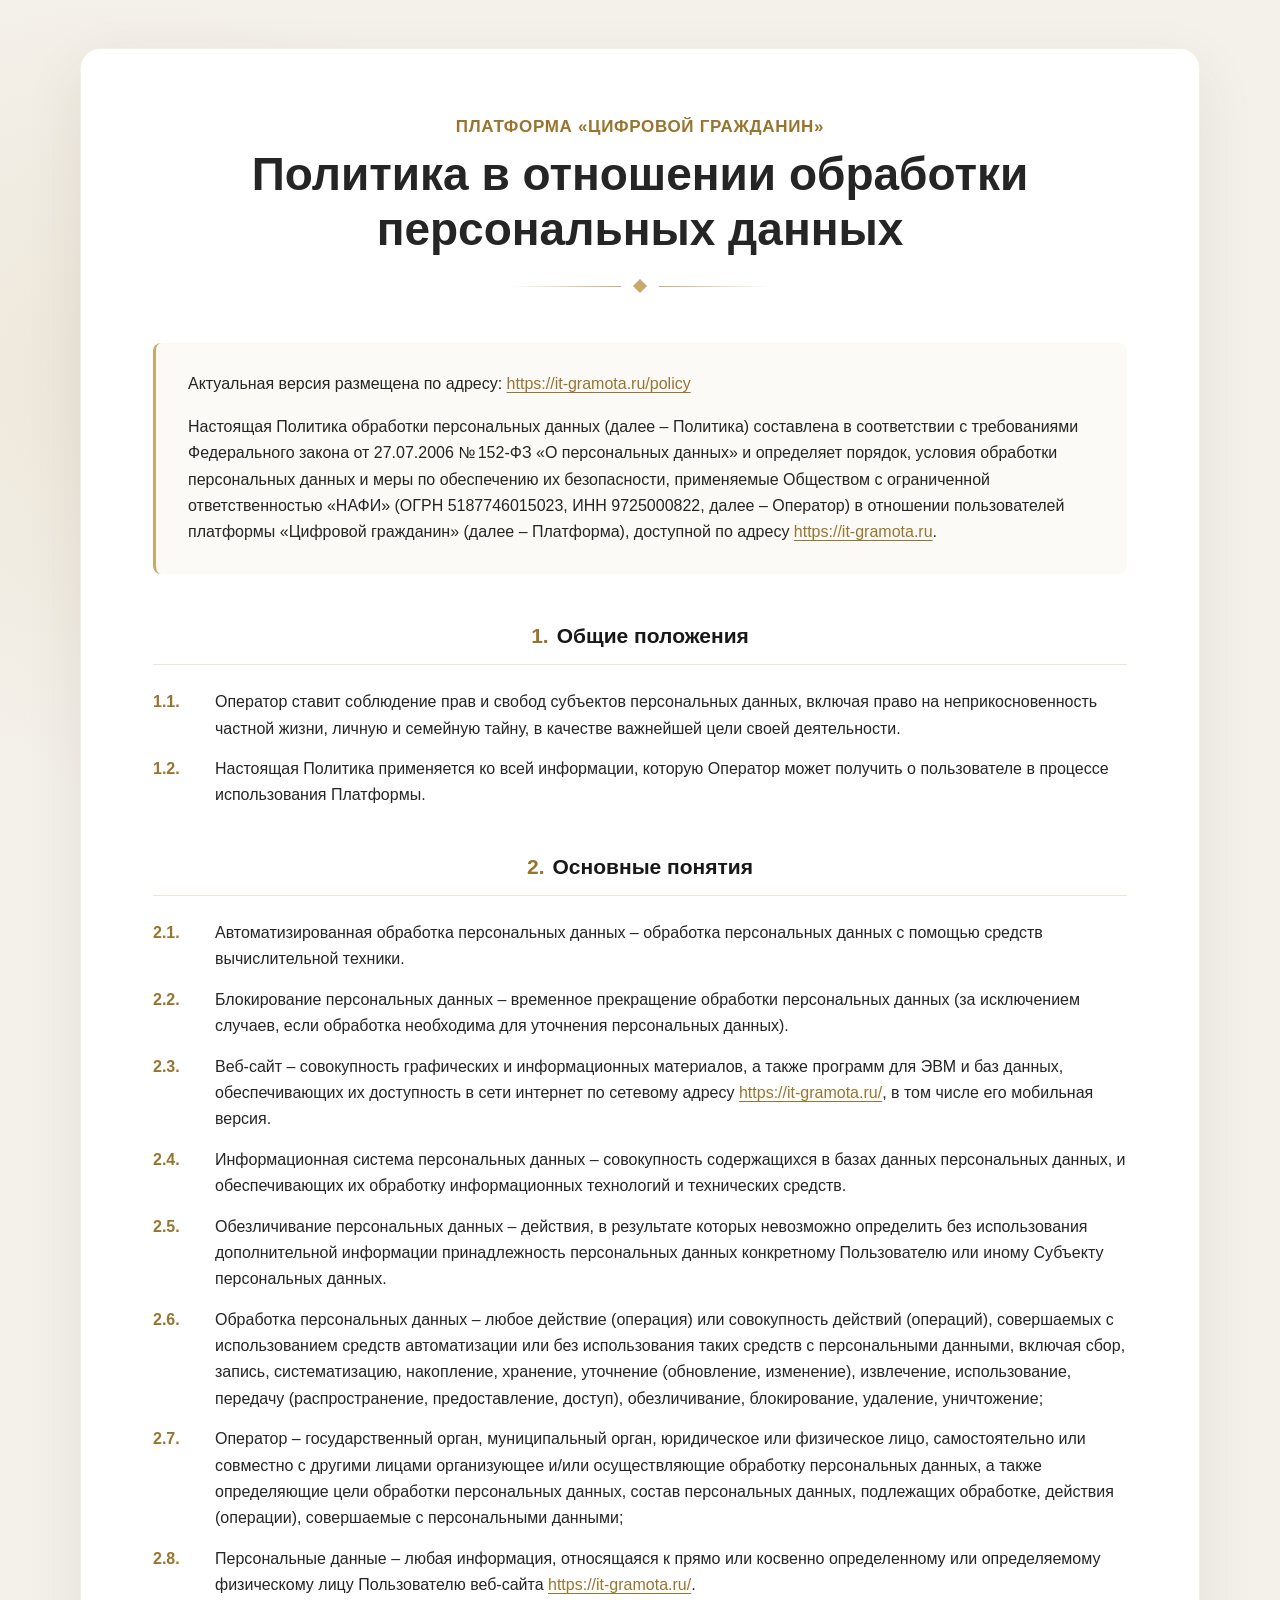
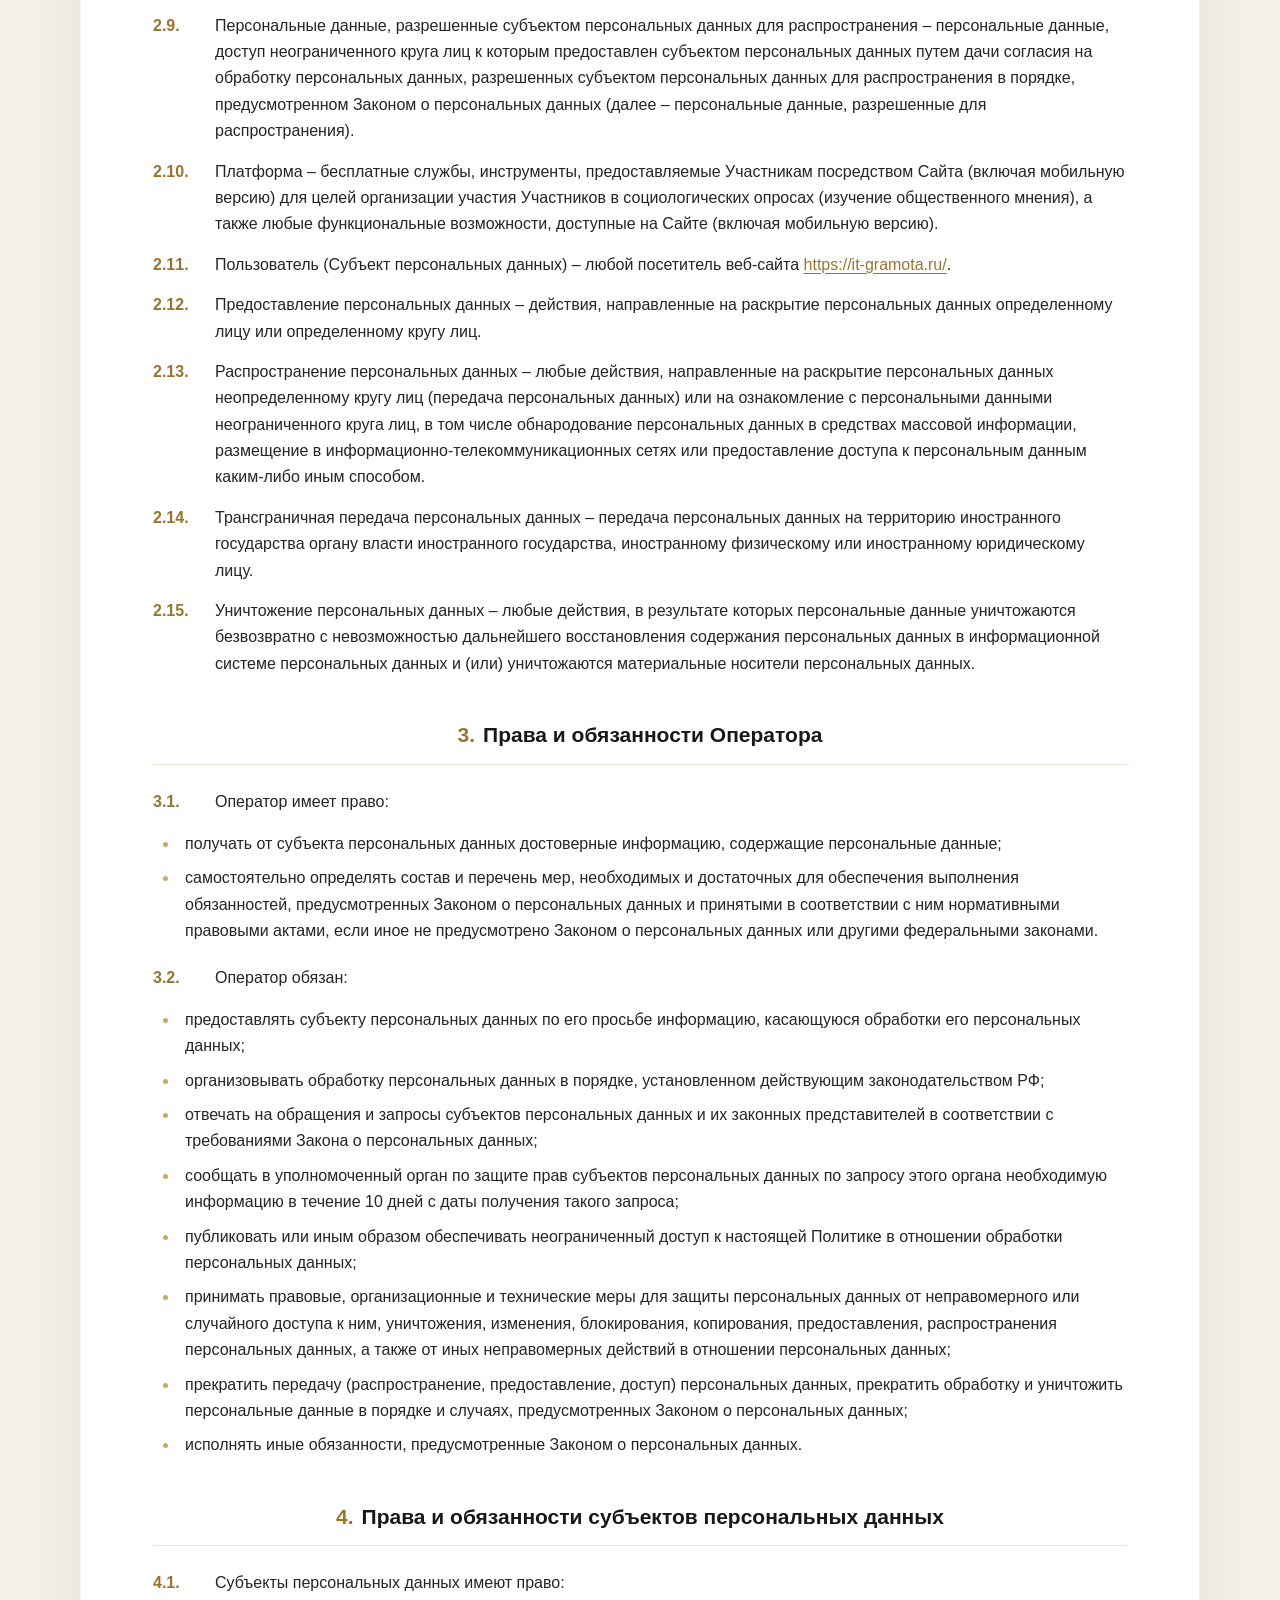
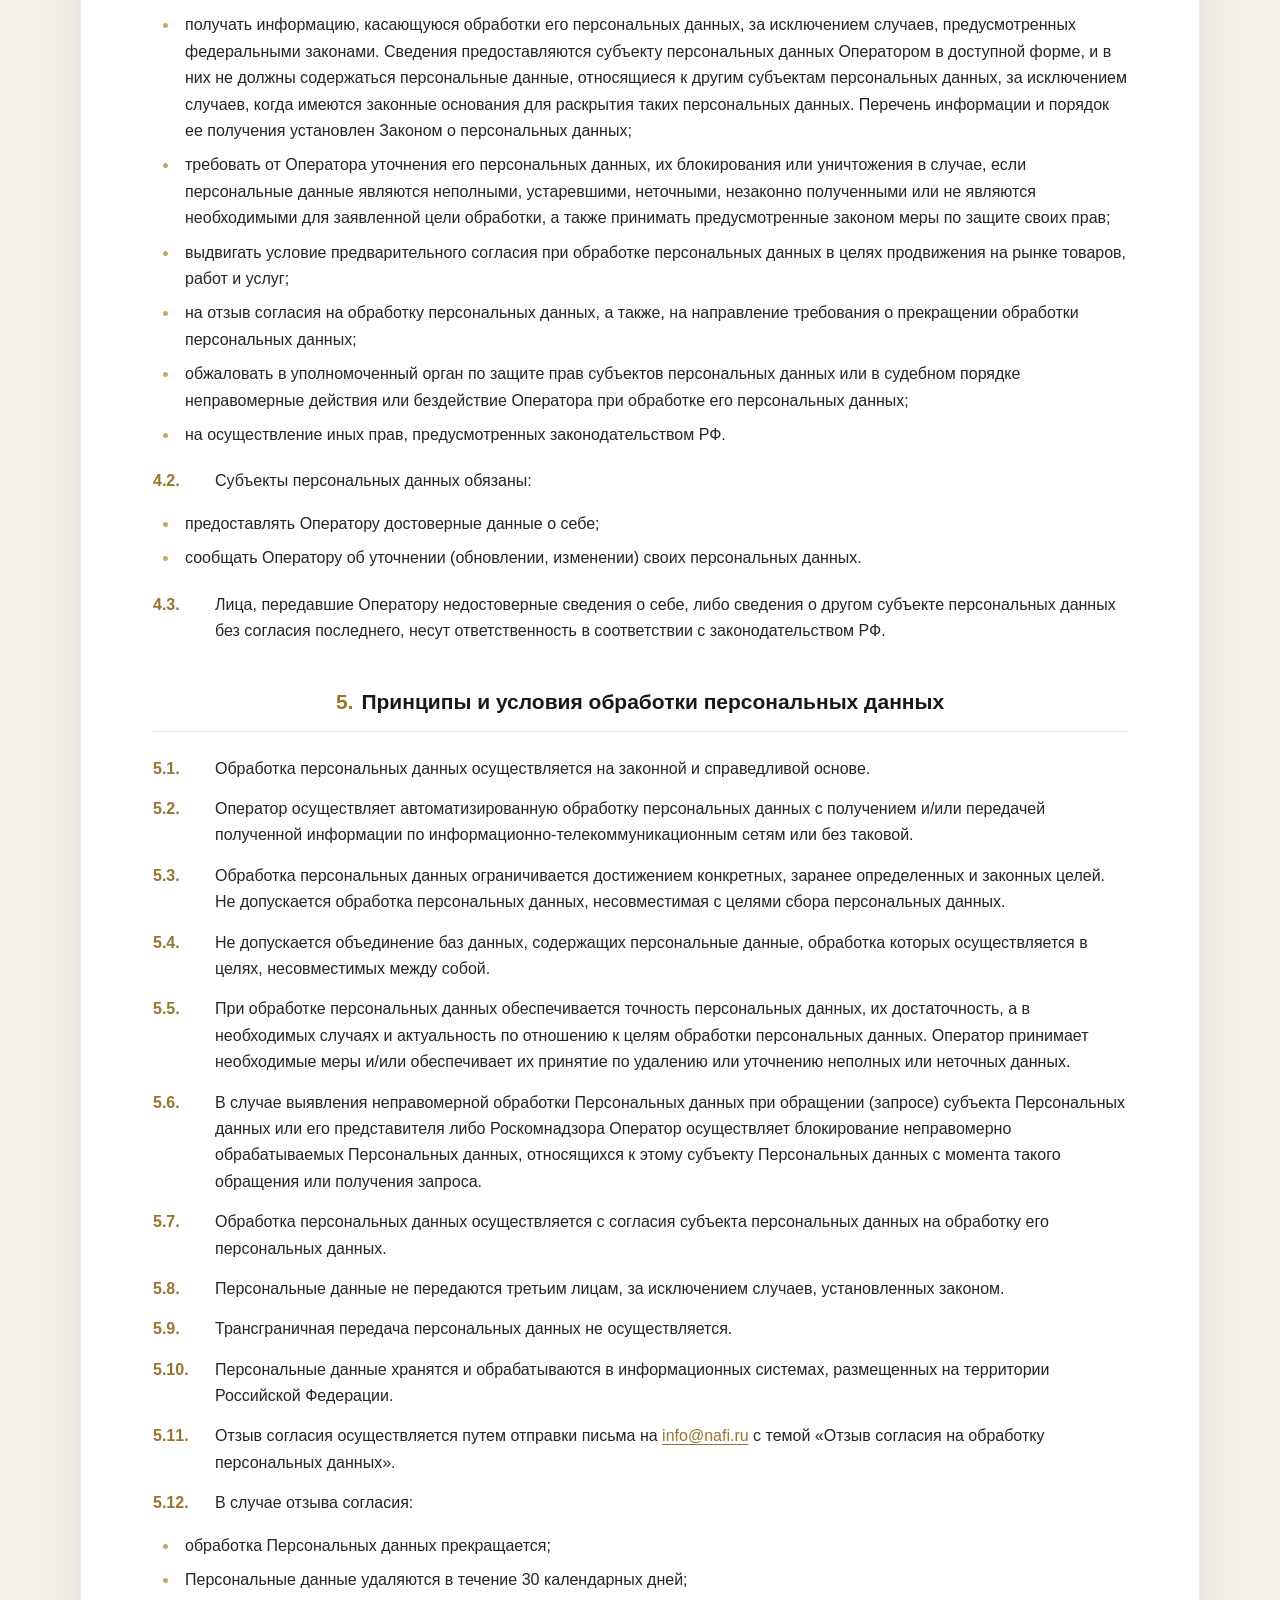
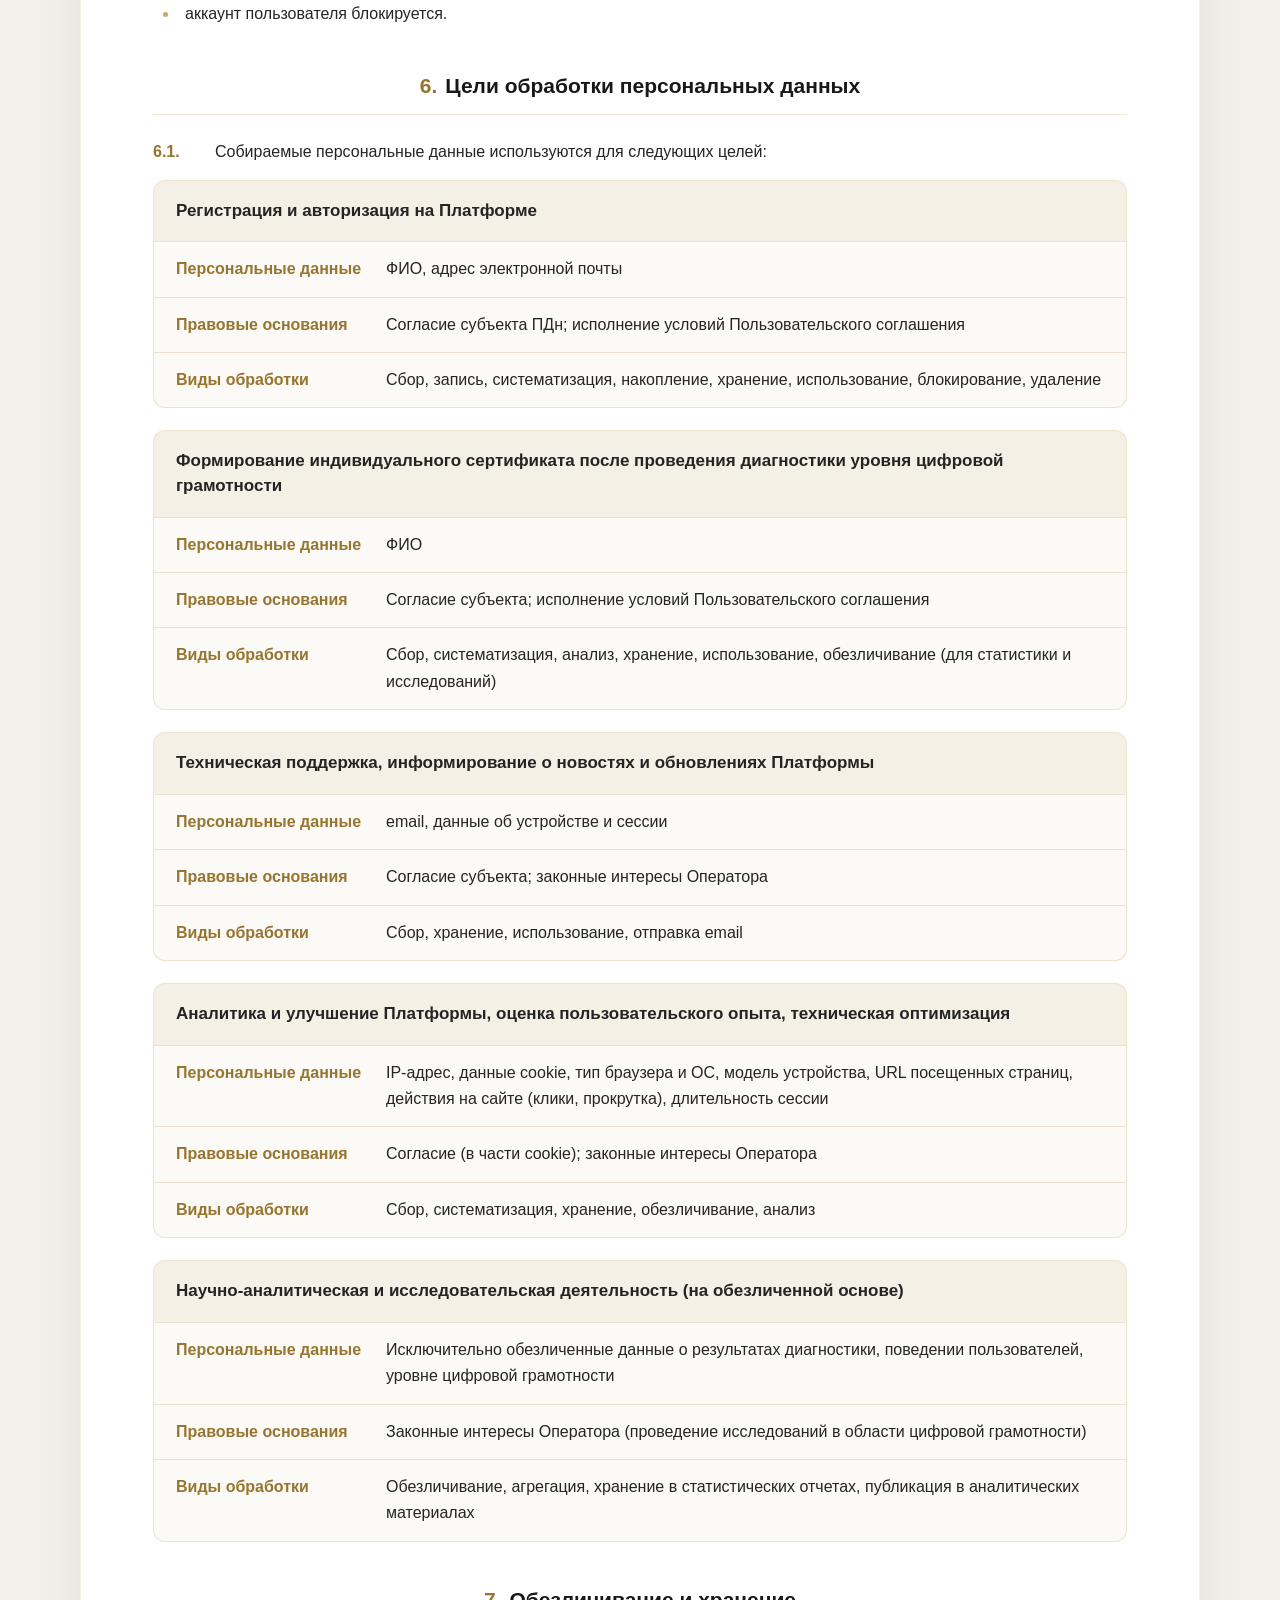
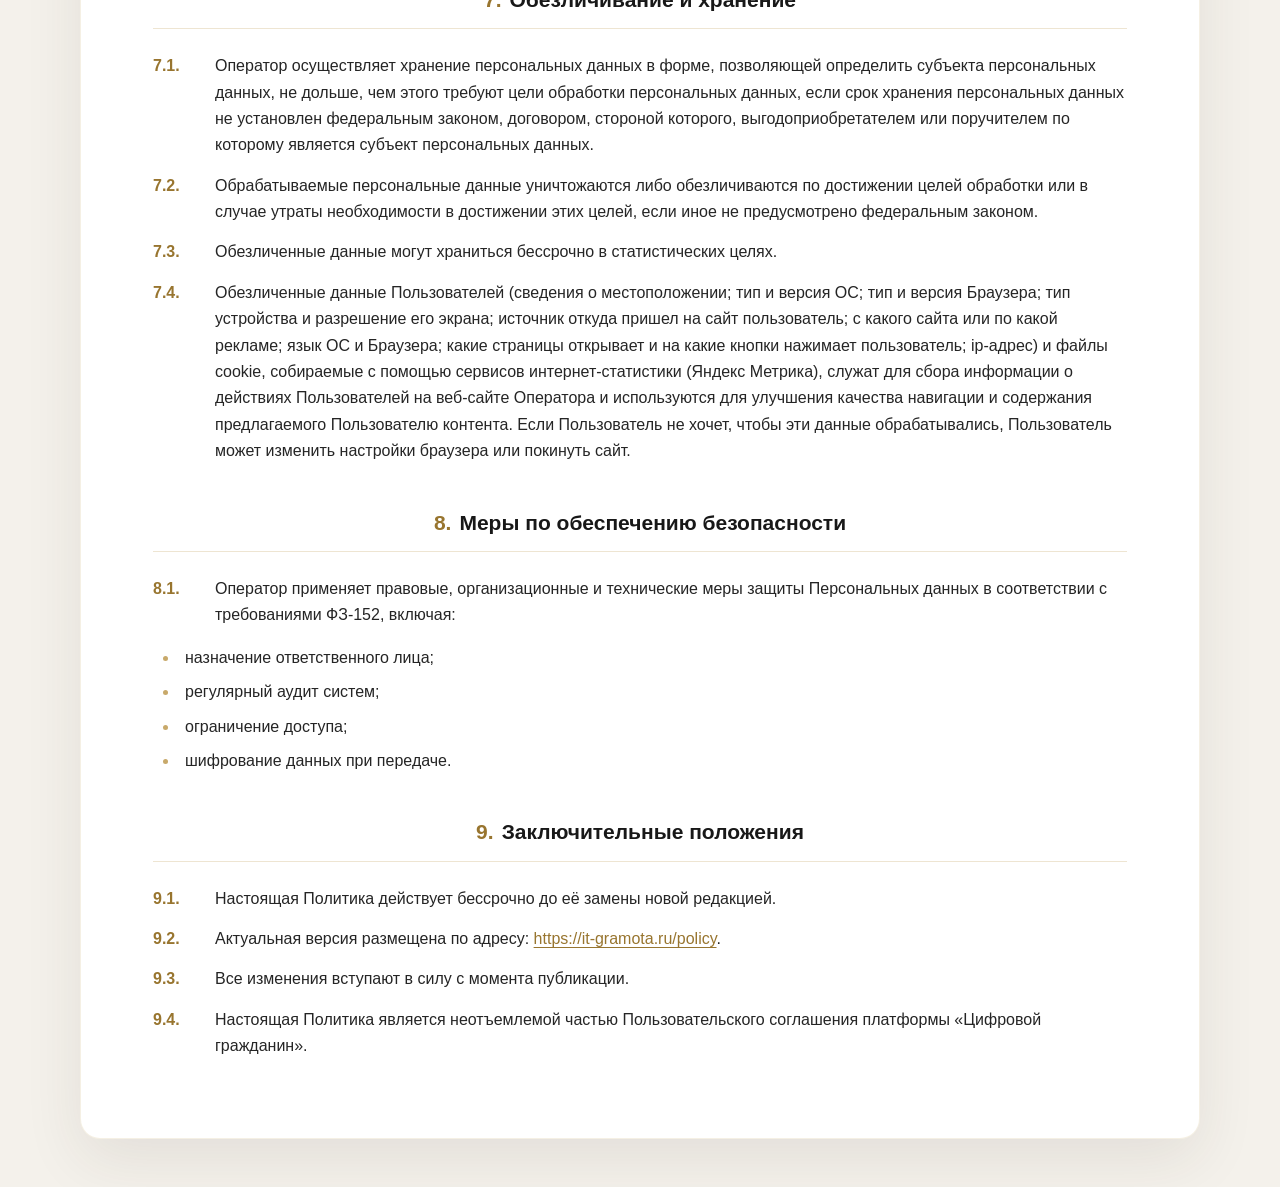
<file: nafi-mvp/privacy.html>
<!DOCTYPE html>
<html lang="ru">
<head>
  <meta charset="UTF-8">
  <meta name="viewport" content="width=device-width, initial-scale=1.0">
  <meta name="description" content="Политика обработки персональных данных платформы «Цифровой гражданин»">
  <title>Политика обработки персональных данных — Цифровой гражданин</title>
  <style>
    :root {
      --gold: #c8a96a;
      --gold-dark: #98752f;
      --text: #252525;
      --muted: #666;
      --page: #f4f1eb;
      --line: rgba(200, 169, 106, 0.3);
    }

    * {
      box-sizing: border-box;
    }

    html {
      scroll-behavior: smooth;
    }

    body {
      margin: 0;
      color: var(--text);
      font-family: Arial, Helvetica, sans-serif;
      font-size: 16px;
      line-height: 1.65;
      background:
        radial-gradient(circle at 10% 5%, rgba(200, 169, 106, 0.14), transparent 26rem),
        var(--page);
    }

    a {
      color: var(--gold-dark);
      text-underline-offset: 3px;
    }

    a:hover {
      color: #6f5118;
    }

    .legal-page {
      width: min(1120px, calc(100% - 40px));
      margin: 48px auto;
      padding: 64px 72px;
      background: #fff;
      border: 1px solid rgba(200, 169, 106, 0.18);
      border-radius: 20px;
      box-shadow: 0 20px 60px rgba(58, 46, 29, 0.09);
    }

    .legal-header {
      max-width: 850px;
      margin: 0 auto 52px;
      text-align: center;
    }

    .legal-header__eyebrow {
      margin: 0 0 6px;
      color: var(--gold-dark);
      font-size: 17px;
      font-weight: 600;
      letter-spacing: 0.04em;
      text-transform: uppercase;
    }

    .legal-header__title {
      margin: 0;
      font-size: clamp(30px, 4vw, 46px);
      line-height: 1.2;
    }

    .legal-header__decor {
      display: flex;
      align-items: center;
      justify-content: center;
      gap: 14px;
      margin-top: 24px;
    }

    .legal-header__decor::before,
    .legal-header__decor::after {
      content: "";
      width: 110px;
      height: 1px;
      background: linear-gradient(90deg, transparent, var(--gold));
    }

    .legal-header__decor::after {
      background: linear-gradient(90deg, var(--gold), transparent);
    }

    .legal-header__diamond {
      width: 10px;
      height: 10px;
      background: var(--gold);
      transform: rotate(45deg);
    }

    .legal-intro {
      margin-bottom: 48px;
      padding: 28px 32px;
      background: #fbfaf7;
      border-left: 3px solid var(--gold);
      border-radius: 8px;
    }

    .legal-intro p {
      margin: 0 0 16px;
    }

    .legal-intro p:last-child {
      margin-bottom: 0;
    }

    .legal-section {
      margin-top: 44px;
    }

    .legal-section__title {
      display: flex;
      justify-content: center;
      gap: 8px;
      margin: 0 0 24px;
      padding-bottom: 14px;
      color: #181818;
      font-size: 21px;
      line-height: 1.35;
      text-align: center;
      border-bottom: 1px solid var(--line);
    }

    .legal-section__title span {
      color: var(--gold-dark);
    }

    .legal-point {
      display: grid;
      grid-template-columns: 52px 1fr;
      gap: 10px;
      margin: 0 0 14px;
    }

    .legal-point--nested {
      padding-left: 24px;
    }

    .legal-point__number {
      color: var(--gold-dark);
      font-weight: 600;
    }

    .legal-list {
      margin: 16px 0 20px;
      padding-left: 26px;
    }

    .legal-list li {
      margin-bottom: 8px;
      padding-left: 6px;
    }

    .legal-list li::marker {
      color: var(--gold);
    }

    @media (max-width: 767px) {
      body {
        font-size: 14px;
      }

      .legal-page {
        width: min(100% - 20px, 1120px);
        margin: 10px auto;
        padding: 34px 20px;
        border-radius: 14px;
      }

      .legal-header {
        margin-bottom: 32px;
      }

      .legal-intro {
        margin-bottom: 34px;
        padding: 20px;
      }

      .legal-section {
        margin-top: 34px;
      }

      .legal-section__title {
        font-size: 17px;
      }

      .legal-point {
        grid-template-columns: 44px 1fr;
        gap: 6px;
      }

      .legal-point--nested {
        padding-left: 0;
      }
    }

    @media print {
      body {
        background: #fff;
      }

      .legal-page {
        width: 100%;
        margin: 0;
        padding: 0;
        border: 0;
        box-shadow: none;
      }

      .legal-section {
        break-inside: avoid;
      }
    }
  
    .purpose-card {
      margin: 0 0 22px;
      overflow: hidden;
      background: #fbfaf7;
      border: 1px solid var(--line);
      border-radius: 12px;
    }

    .purpose-card h3 {
      margin: 0;
      padding: 18px 22px;
      color: #242424;
      font-size: 17px;
      line-height: 1.45;
      background: rgba(200, 169, 106, 0.13);
    }

    .purpose-card dl {
      margin: 0;
    }

    .purpose-card__row {
      display: grid;
      grid-template-columns: 190px 1fr;
      gap: 20px;
      padding: 14px 22px;
      border-top: 1px solid var(--line);
    }

    .purpose-card__row dt {
      color: var(--gold-dark);
      font-weight: 600;
    }

    .purpose-card__row dd {
      margin: 0;
    }

    @media (max-width: 767px) {
      .purpose-card__row {
        grid-template-columns: 1fr;
        gap: 4px;
        padding: 14px 18px;
      }
    }
</style>
</head>
<body>
  <main class="legal-page">
    <header class="legal-header">
      <p class="legal-header__eyebrow">Платформа «Цифровой гражданин»</p>
      <h1 class="legal-header__title">Политика в отношении обработки персональных данных</h1>
      <div class="legal-header__decor" aria-hidden="true">
        <span class="legal-header__diamond"></span>
      </div>
    </header>

    <div class="legal-intro">
      <p>Актуальная версия размещена по адресу: <a href="https://it-gramota.ru/policy" target="_blank" rel="noopener">https://it-gramota.ru/policy</a></p><p>Настоящая Политика обработки персональных данных (далее – Политика) составлена в соответствии с требованиями Федерального закона от 27.07.2006 № 152-ФЗ «О персональных данных» и определяет порядок, условия обработки персональных данных и меры по обеспечению их безопасности, применяемые Обществом с ограниченной ответственностью «НАФИ» (ОГРН 5187746015023, ИНН 9725000822, далее – Оператор) в отношении пользователей платформы «Цифровой гражданин» (далее – Платформа), доступной по адресу <a href="https://it-gramota.ru" target="_blank" rel="noopener">https://it-gramota.ru</a>.</p>
    </div>

    
      <section class="legal-section">
        <h2 class="legal-section__title">
          <span>1.</span> Общие положения
        </h2>
    <p class="legal-point">
      <span class="legal-point__number">1.1.</span>
      <span>Оператор ставит соблюдение прав и свобод субъектов персональных данных, включая право на неприкосновенность частной жизни, личную и семейную тайну, в качестве важнейшей цели своей деятельности.</span>
    </p>
    <p class="legal-point">
      <span class="legal-point__number">1.2.</span>
      <span>Настоящая Политика применяется ко всей информации, которую Оператор может получить о пользователе в процессе использования Платформы.</span>
    </p></section>
      <section class="legal-section">
        <h2 class="legal-section__title">
          <span>2.</span> Основные понятия
        </h2>
    <p class="legal-point">
      <span class="legal-point__number">2.1.</span>
      <span>Автоматизированная обработка персональных данных – обработка персональных данных с помощью средств вычислительной техники.</span>
    </p>
    <p class="legal-point">
      <span class="legal-point__number">2.2.</span>
      <span>Блокирование персональных данных – временное прекращение обработки персональных данных (за исключением случаев, если обработка необходима для уточнения персональных данных).</span>
    </p>
    <p class="legal-point">
      <span class="legal-point__number">2.3.</span>
      <span>Веб-сайт – совокупность графических и информационных материалов, а также программ для ЭВМ и баз данных, обеспечивающих их доступность в сети интернет по сетевому адресу <a href="https://it-gramota.ru/" target="_blank" rel="noopener">https://it-gramota.ru/</a>, в том числе его мобильная версия.</span>
    </p>
    <p class="legal-point">
      <span class="legal-point__number">2.4.</span>
      <span>Информационная система персональных данных – совокупность содержащихся в базах данных персональных данных, и обеспечивающих их обработку информационных технологий и технических средств.</span>
    </p>
    <p class="legal-point">
      <span class="legal-point__number">2.5.</span>
      <span>Обезличивание персональных данных – действия, в результате которых невозможно определить без использования дополнительной информации принадлежность персональных данных конкретному Пользователю или иному Субъекту персональных данных.</span>
    </p>
    <p class="legal-point">
      <span class="legal-point__number">2.6.</span>
      <span>Обработка персональных данных – любое действие (операция) или совокупность действий (операций), совершаемых с использованием средств автоматизации или без использования таких средств с персональными данными, включая сбор, запись, систематизацию, накопление, хранение, уточнение (обновление, изменение), извлечение, использование, передачу (распространение, предоставление, доступ), обезличивание, блокирование, удаление, уничтожение;</span>
    </p>
    <p class="legal-point">
      <span class="legal-point__number">2.7.</span>
      <span>Оператор – государственный орган, муниципальный орган, юридическое или физическое лицо, самостоятельно или совместно с другими лицами организующее и/или осуществляющие обработку персональных данных, а также определяющие цели обработки персональных данных, состав персональных данных, подлежащих обработке, действия (операции), совершаемые с персональными данными;</span>
    </p>
    <p class="legal-point">
      <span class="legal-point__number">2.8.</span>
      <span>Персональные данные – любая информация, относящаяся к прямо или косвенно определенному или определяемому физическому лицу Пользователю веб-сайта <a href="https://it-gramota.ru/" target="_blank" rel="noopener">https://it-gramota.ru/</a>.</span>
    </p>
    <p class="legal-point">
      <span class="legal-point__number">2.9.</span>
      <span>Персональные данные, разрешенные субъектом персональных данных для распространения – персональные данные, доступ неограниченного круга лиц к которым предоставлен субъектом персональных данных путем дачи согласия на обработку персональных данных, разрешенных субъектом персональных данных для распространения в порядке, предусмотренном Законом о персональных данных (далее – персональные данные, разрешенные для распространения).</span>
    </p>
    <p class="legal-point">
      <span class="legal-point__number">2.10.</span>
      <span>Платформа – бесплатные службы, инструменты, предоставляемые Участникам посредством Сайта (включая мобильную версию) для целей организации участия Участников в социологических опросах (изучение общественного мнения), а также любые функциональные возможности, доступные на Сайте (включая мобильную версию).</span>
    </p>
    <p class="legal-point">
      <span class="legal-point__number">2.11.</span>
      <span>Пользователь (Субъект персональных данных) – любой посетитель веб-сайта <a href="https://it-gramota.ru/" target="_blank" rel="noopener">https://it-gramota.ru/</a>.</span>
    </p>
    <p class="legal-point">
      <span class="legal-point__number">2.12.</span>
      <span>Предоставление персональных данных – действия, направленные на раскрытие персональных данных определенному лицу или определенному кругу лиц.</span>
    </p>
    <p class="legal-point">
      <span class="legal-point__number">2.13.</span>
      <span>Распространение персональных данных – любые действия, направленные на раскрытие персональных данных неопределенному кругу лиц (передача персональных данных) или на ознакомление с персональными данными неограниченного круга лиц, в том числе обнародование персональных данных в средствах массовой информации, размещение в информационно-телекоммуникационных сетях или предоставление доступа к персональным данным каким-либо иным способом.</span>
    </p>
    <p class="legal-point">
      <span class="legal-point__number">2.14.</span>
      <span>Трансграничная передача персональных данных – передача персональных данных на территорию иностранного государства органу власти иностранного государства, иностранному физическому или иностранному юридическому лицу.</span>
    </p>
    <p class="legal-point">
      <span class="legal-point__number">2.15.</span>
      <span>Уничтожение персональных данных – любые действия, в результате которых персональные данные уничтожаются безвозвратно с невозможностью дальнейшего восстановления содержания персональных данных в информационной системе персональных данных и (или) уничтожаются материальные носители персональных данных.</span>
    </p></section>
      <section class="legal-section">
        <h2 class="legal-section__title">
          <span>3.</span> Права и обязанности Оператора
        </h2>
    <p class="legal-point">
      <span class="legal-point__number">3.1.</span>
      <span>Оператор имеет право:</span>
    </p><ul class="legal-list"><li>получать от субъекта персональных данных достоверные информацию, содержащие персональные данные;</li><li>самостоятельно определять состав и перечень мер, необходимых и достаточных для обеспечения выполнения обязанностей, предусмотренных Законом о персональных данных и принятыми в соответствии с ним нормативными правовыми актами, если иное не предусмотрено Законом о персональных данных или другими федеральными законами.</li></ul>
    <p class="legal-point">
      <span class="legal-point__number">3.2.</span>
      <span>Оператор обязан:</span>
    </p><ul class="legal-list"><li>предоставлять субъекту персональных данных по его просьбе информацию, касающуюся обработки его персональных данных;</li><li>организовывать обработку персональных данных в порядке, установленном действующим законодательством РФ;</li><li>отвечать на обращения и запросы субъектов персональных данных и их законных представителей в соответствии с требованиями Закона о персональных данных;</li><li>сообщать в уполномоченный орган по защите прав субъектов персональных данных по запросу этого органа необходимую информацию в течение 10 дней с даты получения такого запроса;</li><li>публиковать или иным образом обеспечивать неограниченный доступ к настоящей Политике в отношении обработки персональных данных;</li><li>принимать правовые, организационные и технические меры для защиты персональных данных от неправомерного или случайного доступа к ним, уничтожения, изменения, блокирования, копирования, предоставления, распространения персональных данных, а также от иных неправомерных действий в отношении персональных данных;</li><li>прекратить передачу (распространение, предоставление, доступ) персональных данных, прекратить обработку и уничтожить персональные данные в порядке и случаях, предусмотренных Законом о персональных данных;</li><li>исполнять иные обязанности, предусмотренные Законом о персональных данных.</li></ul></section>
      <section class="legal-section">
        <h2 class="legal-section__title">
          <span>4.</span> Права и обязанности субъектов персональных данных
        </h2>
    <p class="legal-point">
      <span class="legal-point__number">4.1.</span>
      <span>Субъекты персональных данных имеют право:</span>
    </p><ul class="legal-list"><li>получать информацию, касающуюся обработки его персональных данных, за исключением случаев, предусмотренных федеральными законами. Сведения предоставляются субъекту персональных данных Оператором в доступной форме, и в них не должны содержаться персональные данные, относящиеся к другим субъектам персональных данных, за исключением случаев, когда имеются законные основания для раскрытия таких персональных данных. Перечень информации и порядок ее получения установлен Законом о персональных данных;</li><li>требовать от Оператора уточнения его персональных данных, их блокирования или уничтожения в случае, если персональные данные являются неполными, устаревшими, неточными, незаконно полученными или не являются необходимыми для заявленной цели обработки, а также принимать предусмотренные законом меры по защите своих прав;</li><li>выдвигать условие предварительного согласия при обработке персональных данных в целях продвижения на рынке товаров, работ и услуг;</li><li>на отзыв согласия на обработку персональных данных, а также, на направление требования о прекращении обработки персональных данных;</li><li>обжаловать в уполномоченный орган по защите прав субъектов персональных данных или в судебном порядке неправомерные действия или бездействие Оператора при обработке его персональных данных;</li><li>на осуществление иных прав, предусмотренных законодательством РФ.</li></ul>
    <p class="legal-point">
      <span class="legal-point__number">4.2.</span>
      <span>Субъекты персональных данных обязаны:</span>
    </p><ul class="legal-list"><li>предоставлять Оператору достоверные данные о себе;</li><li>сообщать Оператору об уточнении (обновлении, изменении) своих персональных данных.</li></ul>
    <p class="legal-point">
      <span class="legal-point__number">4.3.</span>
      <span>Лица, передавшие Оператору недостоверные сведения о себе, либо сведения о другом субъекте персональных данных без согласия последнего, несут ответственность в соответствии с законодательством РФ.</span>
    </p></section>
      <section class="legal-section">
        <h2 class="legal-section__title">
          <span>5.</span> Принципы и условия обработки персональных данных
        </h2>
    <p class="legal-point">
      <span class="legal-point__number">5.1.</span>
      <span>Обработка персональных данных осуществляется на законной и справедливой основе.</span>
    </p>
    <p class="legal-point">
      <span class="legal-point__number">5.2.</span>
      <span>Оператор осуществляет автоматизированную обработку персональных данных с получением и/или передачей полученной информации по информационно-телекоммуникационным сетям или без таковой.</span>
    </p>
    <p class="legal-point">
      <span class="legal-point__number">5.3.</span>
      <span>Обработка персональных данных ограничивается достижением конкретных, заранее определенных и законных целей. Не допускается обработка персональных данных, несовместимая с целями сбора персональных данных.</span>
    </p>
    <p class="legal-point">
      <span class="legal-point__number">5.4.</span>
      <span>Не допускается объединение баз данных, содержащих персональные данные, обработка которых осуществляется в целях, несовместимых между собой.</span>
    </p>
    <p class="legal-point">
      <span class="legal-point__number">5.5.</span>
      <span>При обработке персональных данных обеспечивается точность персональных данных, их достаточность, а в необходимых случаях и актуальность по отношению к целям обработки персональных данных. Оператор принимает необходимые меры и/или обеспечивает их принятие по удалению или уточнению неполных или неточных данных.</span>
    </p>
    <p class="legal-point">
      <span class="legal-point__number">5.6.</span>
      <span>В случае выявления неправомерной обработки Персональных данных при обращении (запросе) субъекта Персональных данных или его представителя либо Роскомнадзора Оператор осуществляет блокирование неправомерно обрабатываемых Персональных данных, относящихся к этому субъекту Персональных данных с момента такого обращения или получения запроса.</span>
    </p>
    <p class="legal-point">
      <span class="legal-point__number">5.7.</span>
      <span>Обработка персональных данных осуществляется с согласия субъекта персональных данных на обработку его персональных данных.</span>
    </p>
    <p class="legal-point">
      <span class="legal-point__number">5.8.</span>
      <span>Персональные данные не передаются третьим лицам, за исключением случаев, установленных законом.</span>
    </p>
    <p class="legal-point">
      <span class="legal-point__number">5.9.</span>
      <span>Трансграничная передача персональных данных не осуществляется.</span>
    </p>
    <p class="legal-point">
      <span class="legal-point__number">5.10.</span>
      <span>Персональные данные хранятся и обрабатываются в информационных системах, размещенных на территории Российской Федерации.</span>
    </p>
    <p class="legal-point">
      <span class="legal-point__number">5.11.</span>
      <span>Отзыв согласия осуществляется путем отправки письма на <a href="mailto:info@nafi.ru">info@nafi.ru</a> с темой «Отзыв согласия на обработку персональных данных».</span>
    </p>
    <p class="legal-point">
      <span class="legal-point__number">5.12.</span>
      <span>В случае отзыва согласия:</span>
    </p><ul class="legal-list"><li>обработка Персональных данных прекращается;</li><li>Персональные данные удаляются в течение 30 календарных дней;</li><li>аккаунт пользователя блокируется.</li></ul></section>
      <section class="legal-section">
        <h2 class="legal-section__title">
          <span>6.</span> Цели обработки персональных данных
        </h2>
    <p class="legal-point">
      <span class="legal-point__number">6.1.</span>
      <span>Собираемые персональные данные используются для следующих целей:</span>
    </p><article class="purpose-card"><h3>Регистрация и авторизация на Платформе</h3><dl>
          <div class="purpose-card__row">
            <dt>Персональные данные</dt>
            <dd>ФИО, адрес электронной почты</dd>
          </div>
          <div class="purpose-card__row">
            <dt>Правовые основания</dt>
            <dd>Согласие субъекта ПДн; исполнение условий Пользовательского соглашения</dd>
          </div>
          <div class="purpose-card__row">
            <dt>Виды обработки</dt>
            <dd>Сбор, запись, систематизация, накопление, хранение, использование, блокирование, удаление</dd>
          </div></dl></article><article class="purpose-card"><h3>Формирование индивидуального сертификата после проведения диагностики уровня цифровой грамотности</h3><dl>
          <div class="purpose-card__row">
            <dt>Персональные данные</dt>
            <dd>ФИО</dd>
          </div>
          <div class="purpose-card__row">
            <dt>Правовые основания</dt>
            <dd>Согласие субъекта; исполнение условий Пользовательского соглашения</dd>
          </div>
          <div class="purpose-card__row">
            <dt>Виды обработки</dt>
            <dd>Сбор, систематизация, анализ, хранение, использование, обезличивание (для статистики и исследований)</dd>
          </div></dl></article><article class="purpose-card"><h3>Техническая поддержка, информирование о новостях и обновлениях Платформы</h3><dl>
          <div class="purpose-card__row">
            <dt>Персональные данные</dt>
            <dd>email, данные об устройстве и сессии</dd>
          </div>
          <div class="purpose-card__row">
            <dt>Правовые основания</dt>
            <dd>Согласие субъекта; законные интересы Оператора</dd>
          </div>
          <div class="purpose-card__row">
            <dt>Виды обработки</dt>
            <dd>Сбор, хранение, использование, отправка email</dd>
          </div></dl></article><article class="purpose-card"><h3>Аналитика и улучшение Платформы, оценка пользовательского опыта, техническая оптимизация</h3><dl>
          <div class="purpose-card__row">
            <dt>Персональные данные</dt>
            <dd>IP-адрес, данные cookie, тип браузера и ОС, модель устройства, URL посещенных страниц, действия на сайте (клики, прокрутка), длительность сессии</dd>
          </div>
          <div class="purpose-card__row">
            <dt>Правовые основания</dt>
            <dd>Согласие (в части cookie); законные интересы Оператора</dd>
          </div>
          <div class="purpose-card__row">
            <dt>Виды обработки</dt>
            <dd>Сбор, систематизация, хранение, обезличивание, анализ</dd>
          </div></dl></article><article class="purpose-card"><h3>Научно-аналитическая и исследовательская деятельность (на обезличенной основе)</h3><dl>
          <div class="purpose-card__row">
            <dt>Персональные данные</dt>
            <dd>Исключительно обезличенные данные о результатах диагностики, поведении пользователей, уровне цифровой грамотности</dd>
          </div>
          <div class="purpose-card__row">
            <dt>Правовые основания</dt>
            <dd>Законные интересы Оператора (проведение исследований в области цифровой грамотности)</dd>
          </div>
          <div class="purpose-card__row">
            <dt>Виды обработки</dt>
            <dd>Обезличивание, агрегация, хранение в статистических отчетах, публикация в аналитических материалах</dd>
          </div></dl></article></section>
      <section class="legal-section">
        <h2 class="legal-section__title">
          <span>7.</span> Обезличивание и хранение
        </h2>
    <p class="legal-point">
      <span class="legal-point__number">7.1.</span>
      <span>Оператор осуществляет хранение персональных данных в форме, позволяющей определить субъекта персональных данных, не дольше, чем этого требуют цели обработки персональных данных, если срок хранения персональных данных не установлен федеральным законом, договором, стороной которого, выгодоприобретателем или поручителем по которому является субъект персональных данных.</span>
    </p>
    <p class="legal-point">
      <span class="legal-point__number">7.2.</span>
      <span>Обрабатываемые персональные данные уничтожаются либо обезличиваются по достижении целей обработки или в случае утраты необходимости в достижении этих целей, если иное не предусмотрено федеральным законом.</span>
    </p>
    <p class="legal-point">
      <span class="legal-point__number">7.3.</span>
      <span>Обезличенные данные могут храниться бессрочно в статистических целях.</span>
    </p>
    <p class="legal-point">
      <span class="legal-point__number">7.4.</span>
      <span>Обезличенные данные Пользователей (сведения о местоположении; тип и версия ОС; тип и версия Браузера; тип устройства и разрешение его экрана; источник откуда пришел на сайт пользователь; с какого сайта или по какой рекламе; язык ОС и Браузера; какие страницы открывает и на какие кнопки нажимает пользователь; ip-адрес) и файлы cookie, собираемые с помощью сервисов интернет-статистики (Яндекс Метрика), служат для сбора информации о действиях Пользователей на веб-сайте Оператора и используются для улучшения качества навигации и содержания предлагаемого Пользователю контента. Если Пользователь не хочет, чтобы эти данные обрабатывались, Пользователь может изменить настройки браузера или покинуть сайт.</span>
    </p></section>
      <section class="legal-section">
        <h2 class="legal-section__title">
          <span>8.</span> Меры по обеспечению безопасности
        </h2>
    <p class="legal-point">
      <span class="legal-point__number">8.1.</span>
      <span>Оператор применяет правовые, организационные и технические меры защиты Персональных данных в соответствии с требованиями ФЗ-152, включая:</span>
    </p><ul class="legal-list"><li>назначение ответственного лица;</li><li>регулярный аудит систем;</li><li>ограничение доступа;</li><li>шифрование данных при передаче.</li></ul></section>
      <section class="legal-section">
        <h2 class="legal-section__title">
          <span>9.</span> Заключительные положения
        </h2>
    <p class="legal-point">
      <span class="legal-point__number">9.1.</span>
      <span>Настоящая Политика действует бессрочно до её замены новой редакцией.</span>
    </p>
    <p class="legal-point">
      <span class="legal-point__number">9.2.</span>
      <span>Актуальная версия размещена по адресу: <a href="https://it-gramota.ru/policy" target="_blank" rel="noopener">https://it-gramota.ru/policy</a>.</span>
    </p>
    <p class="legal-point">
      <span class="legal-point__number">9.3.</span>
      <span>Все изменения вступают в силу с момента публикации.</span>
    </p>
    <p class="legal-point">
      <span class="legal-point__number">9.4.</span>
      <span>Настоящая Политика является неотъемлемой частью Пользовательского соглашения платформы «Цифровой гражданин».</span>
    </p></section>
  </main>
</body>
</html>
</file>
<file: gh-pages-out/assets/css/style.css>
:root {
  color-scheme: dark;
  --bg: #0F1320;
  --surface: #1A2031;
  --surface-2: #21283A;
  --surface-3: #293246;
  --border: rgba(255, 255, 255, 0.04);
  --text: #F5F7FA;
  --text-secondary: #A8B0C2;
  --text-muted: #8C96AC;
  --primary: #6C3EF5;
  --primary-hover: #7E52FF;
  --link: #3DB7F5;
  --success: #44C37D;
  --shadow: 0 8px 20px rgba(0, 0, 0, 0.18);
  font-family: Inter, system-ui, -apple-system, BlinkMacSystemFont, "Segoe UI", sans-serif;
}

* {
  box-sizing: border-box;
}

html {
  scroll-behavior: smooth;
}

body {
  margin: 0;
  min-height: 100vh;
  background: linear-gradient(180deg, #131A2B 0%, #151C2E 100%),
              radial-gradient(800px circle at 90% 0%, rgba(72, 88, 140, 0.15), transparent 60%);
  color: var(--text);
}

img {
  max-width: 100%;
  display: block;
}

a {
  color: inherit;
  text-decoration: none;
}

button,
input,
select {
  font: inherit;
}

button {
  cursor: pointer;
}

.container {
  width: min(1110px, calc(100% - 32px));
  margin: 0 auto;
}

.page-shell {
  display: flex;
  flex-direction: column;
  min-height: 100vh;
}

.topbar {
  position: sticky;
  top: 0;
  z-index: 20;
  background: rgba(15, 19, 32, 0.8);
  backdrop-filter: blur(18px);
  border-bottom: 1px solid rgba(255, 255, 255, 0.04);
}

.topbar__inner {
  display: flex;
  align-items: center;
  justify-content: space-between;
  gap: 24px;
  padding: 18px 0;
}

.brand {
  display: inline-flex;
  align-items: center;
  gap: 12px;
  color: var(--text);
  font-weight: 700;
  text-transform: uppercase;
  letter-spacing: 0.08em;
}

.brand__logo {
  width: 32px;
  height: 32px;
}

.nav {
  display: flex;
  gap: 24px;
  flex-wrap: wrap;
}

.nav a {
  color: var(--text-secondary);
  transition: color 180ms ease;
}

.nav a:hover {
  color: var(--link);
}

.hero {
  padding: 120px 0 80px;
}

.hero__inner,
.hero__content {
  display: grid;
  grid-template-columns: 1fr 1fr;
  gap: 56px;
  align-items: center;
}

.hero__text {
  max-width: 600px;
}

.eyebrow {
  display: inline-flex;
  align-items: center;
  margin-bottom: 20px;
  color: var(--link);
  font-size: 0.95rem;
  font-weight: 700;
  letter-spacing: 0.12em;
  text-transform: uppercase;
}

.hero h1 {
  margin: 0;
  font-size: clamp(2.5rem, 4vw, 4rem);
  line-height: 1.08;
  font-weight: 700;
  letter-spacing: -0.03em;
}

.hero p {
  margin: 24px 0 0;
  max-width: 560px;
  color: var(--text-secondary);
  font-size: 1.05rem;
  line-height: 1.65;
}

.hero__actions {
  display: flex;
  gap: 16px;
  flex-wrap: wrap;
  margin-top: 40px;
}

.btn {
  display: inline-flex;
  align-items: center;
  justify-content: center;
  min-height: 56px;
  padding: 0 26px;
  border-radius: 12px;
  border: 1px solid transparent;
  font-weight: 700;
  transition: transform 180ms ease, background 180ms ease, border-color 180ms ease, filter 180ms ease;
}

.btn:hover {
  transform: translateY(-2px);
}

.btn--primary {
  background: linear-gradient(135deg, var(--primary), var(--primary-hover));
  color: #fff;
  box-shadow: 0 8px 20px rgba(0, 0, 0, 0.18);
}

.btn--primary:hover {
  filter: brightness(1.08);
}

.btn--ghost {
  background: rgba(255, 255, 255, 0.03);
  border-color: rgba(255, 255, 255, 0.05);
  color: var(--text);
}

.btn--secondary {
  background: transparent;
  border-color: rgba(255, 255, 255, 0.05);
  color: var(--text);
}

.btn--full {
  width: 100%;
}

.hero__media {
  padding: 32px;
  background: #1D2435;
  border: 1px solid rgba(255, 255, 255, 0.05);
  border-radius: 28px;
  box-shadow: inset 0 1px rgba(255, 255, 255, 0.04), 0 8px 20px rgba(0, 0, 0, 0.18);
}

.features,
.pricing,
.order,
.contract,
.success {
  padding: 96px 0;
}

.section-title {
  margin: 0 0 36px;
  font-size: 2rem;
  letter-spacing: -0.03em;
  font-weight: 700;
}

.features__grid {
  display: grid;
  grid-template-columns: repeat(3, minmax(0, 1fr));
  gap: 32px;
}

.feature-card {
  padding: 32px;
  background: #1D2435;
  border: 1px solid rgba(255, 255, 255, 0.05);
  box-shadow: inset 0 1px rgba(255, 255, 255, 0.04), 0 8px 20px rgba(0, 0, 0, 0.18);
  border-radius: 16px;
  min-height: 220px;
}

.feature-card strong {
  display: block;
  margin-bottom: 16px;
  font-size: 1.12rem;
  color: var(--text);
}

.feature-card p {
  margin: 0;
  color: var(--text-secondary);
  line-height: 1.75;
}

.calculator__inner,
.order__inner,
.contract__inner {
  display: grid;
  grid-template-columns: 1.3fr 0.7fr;
  gap: 32px;
  align-items: start;
}

.calculator__panel,
.order__form,
.summary-card,
.payment-card,
.contract__preview,
.success__content,
.notfound,
.pricing-card {
  padding: 32px;
  background: #1D2435;
  border: 1px solid rgba(255, 255, 255, 0.05);
  border-radius: 16px;
  box-shadow: inset 0 1px rgba(255, 255, 255, 0.04), 0 8px 20px rgba(0, 0, 0, 0.18);
}

.calculator__panel h2,
.order__form h2,
.contract__preview h2,
.payment-card h2,
.success__content h2 {
  margin: 0 0 20px;
  font-size: 1.8rem;
  font-weight: 700;
  letter-spacing: -0.03em;
}

.calculator__group {
  display: grid;
  gap: 14px;
  margin-bottom: 28px;
}

.calculator__group--half {
  grid-template-columns: 1fr;
}

.calculator__group label,
.order__form label {
  display: flex;
  flex-direction: column;
  gap: 10px;
  color: var(--text-secondary);
  font-size: 0.95rem;
}

input[type="range"] {
  width: 100%;
  accent-color: var(--primary);
}

input[type="text"],
input[type="email"],
input[type="tel"],
select {
  width: 100%;
  min-height: 56px;
  padding: 16px 18px;
  background: rgba(255, 255, 255, 0.03);
  border: 1px solid rgba(255, 255, 255, 0.05);
  border-radius: 16px;
  color: var(--text);
}

select {
  appearance: none;
}

.range-values,
.summary-card__list,
.payment-methods,
.contract__box,
.contract__row {
  color: var(--text);
}

.range-values {
  display: inline-flex;
  align-items: center;
  gap: 8px;
  font-weight: 700;
}

.option-list {
  display: grid;
  gap: 14px;
}

.option-list label,
.payment-methods label {
  display: flex;
  align-items: center;
  gap: 12px;
  padding: 16px;
  border: 1px solid rgba(255, 255, 255, 0.05);
  border-radius: 16px;
  background: rgba(255, 255, 255, 0.03);
  color: var(--text);
}

input[type="radio"],
input[type="checkbox"] {
  accent-color: var(--primary);
}

.calculator__summary,
.summary-card__total {
  display: grid;
  gap: 10px;
  margin-top: 28px;
  padding: 26px;
  background: rgba(255, 255, 255, 0.04);
  border-radius: 18px;
}

.calculator__summary div,
.contract__row,
.summary-card__total {
  display: flex;
  justify-content: space-between;
  align-items: center;
}

.calculator__summary span,
.summary-card__title,
.summary-card__list strong,
.contract__row span {
  color: var(--text-secondary);
}

.calculator__summary strong,
.summary-card__total strong,
.contract__row strong {
  font-size: 1.1rem;
  color: var(--text);
}

.summary-card {
  display: grid;
  gap: 24px;
}

.summary-card__title {
  margin: 0;
  font-size: 0.95rem;
  text-transform: uppercase;
  letter-spacing: 0.16em;
  color: var(--link);
}

.summary-card__list {
  list-style: none;
  margin: 0;
  padding: 0;
  display: grid;
  gap: 14px;
}

.summary-card__list li {
  display: flex;
  justify-content: space-between;
  gap: 16px;
  padding: 18px 20px;
  background: rgba(255, 255, 255, 0.03);
  border: 1px solid rgba(255, 255, 255, 0.05);
  border-radius: 16px;
}

.order__form p,
.contract__preview p,
.success__content p,
.payment__note {
  margin: 0 0 24px;
  color: var(--text-secondary);
  line-height: 1.65;
}

.form-grid {
  display: grid;
  gap: 24px;
}

.form-checkbox {
  align-items: center;
  flex-direction: row;
  display: flex;
  gap: 12px;
  color: var(--text);
}

.payment-card {
  display: grid;
  gap: 24px;
}

.payment-methods {
  display: grid;
  gap: 14px;
}

.payment-methods label {
  justify-content: flex-start;
}

.contract__box {
  display: grid;
  gap: 18px;
  padding: 24px;
  background: rgba(255, 255, 255, 0.03);
  border: 1px solid rgba(255, 255, 255, 0.05);
  border-radius: 24px;
}

.contract__row {
  display: grid;
  gap: 12px;
}

.contract__row strong {
  font-size: 1rem;
  color: var(--text);
}

.pricing__cards {
  display: grid;
  grid-template-columns: repeat(3, minmax(0, 1fr));
  gap: 32px;
}

.pricing-card {
  display: grid;
  gap: 22px;
  padding: 32px;
  background: #1D2435;
  border: 1px solid rgba(255, 255, 255, 0.05);
  border-radius: 16px;
  box-shadow: inset 0 1px rgba(255, 255, 255, 0.04), 0 8px 20px rgba(0, 0, 0, 0.18);
}

.pricing-card--featured {
  border-color: rgba(126, 82, 255, 0.16);
  box-shadow: 0 8px 20px rgba(0, 0, 0, 0.18);
}

.pricing-card__head {
  display: grid;
  gap: 16px;
}

.label {
  display: inline-flex;
  align-items: center;
  justify-content: center;
  width: fit-content;
  padding: 10px 14px;
  border-radius: 999px;
  background: rgba(255, 255, 255, 0.04);
  color: var(--text-secondary);
  text-transform: uppercase;
  letter-spacing: 0.12em;
  font-size: 0.77rem;
}

.label--primary {
  background: rgba(110, 62, 245, 0.16);
  color: var(--link);
}

.pricing-card__head strong {
  font-size: 2rem;
  color: var(--text);
}

.pricing-card p {
  margin: 0;
  color: var(--text-secondary);
  line-height: 1.75;
}

.pricing-card ul {
  margin: 0;
  padding: 0;
  list-style: none;
  display: grid;
  gap: 12px;
}

.pricing-card li {
  color: var(--text);
}

.pricing-card__btn {
  align-self: start;
}

.success {
  padding: 96px 0;
}

.success__content {
  padding: 40px;
  text-align: center;
  background: #1D2435;
  border: 1px solid rgba(255, 255, 255, 0.05);
  border-radius: 16px;
  box-shadow: inset 0 1px rgba(255, 255, 255, 0.04), 0 8px 20px rgba(0, 0, 0, 0.18);
}

.success__icon {
  width: 82px;
  margin: 0 auto 24px;
}

.success__content h2 {
  margin: 0 0 16px;
  font-size: 2rem;
  font-weight: 700;
  letter-spacing: -0.03em;
}

.footer {
  padding: 48px 0 64px;
}

.footer__inner {
  display: flex;
  justify-content: space-between;
  gap: 24px;
  flex-wrap: wrap;
  align-items: flex-start;
}

.footer__brand {
  margin: 0 0 14px;
  font-weight: 700;
  letter-spacing: 0.12em;
  color: var(--text);
}

.footer__links {
  display: flex;
  gap: 20px;
  flex-wrap: wrap;
}

.footer__links a {
  color: var(--text-secondary);
}

.page-shell--centered {
  display: flex;
  align-items: center;
  justify-content: center;
  min-height: 100vh;
}

.notfound {
  text-align: center;
  padding: 64px 28px;
  background: rgba(27, 35, 53, 0.92);
  border: 1px solid var(--border);
  border-radius: 16px;
  box-shadow: var(--shadow);
}

.notfound h1 {
  margin: 0 0 16px;
  font-size: 4rem;
}

.notfound p {
  margin: 0 0 24px;
  color: var(--text-secondary);
}

@media (max-width: 980px) {
  .hero__inner,
  .calculator__inner,
  .order__inner,
  .contract__inner {
    grid-template-columns: 1fr;
  }

  .features__grid,
  .pricing__cards {
    grid-template-columns: 1fr;
  }
}

@media (max-width: 720px) {
  .topbar__inner {
    flex-direction: column;
    align-items: stretch;
  }

  .nav {
    justify-content: center;
  }

  .container {
    width: min(100%, calc(100% - 24px));
  }

  .hero {
    padding-top: 80px;
    padding-bottom: 60px;
  }

  .hero__media,
  .calculator__panel,
  .order__form,
  .summary-card,
  .payment-card,
  .contract__preview,
  .success__content,
  .notfound,
  .pricing-card,
  .feature-card {
    padding: 24px;
    border-radius: 16px;
  }

  .btn {
    min-height: 52px;
    padding: 0 20px;
  }

  .hero__actions {
    flex-direction: column;
  }

  .payment__note,
  .order__form p,
  .contract__preview p {
    margin-bottom: 0;
  }

  .summary-card__list li,
  .contract__box {
    padding: 16px;
  }
}
</file>
<file: nafi-mvp/css/style.css>
/* Global */
/* ------------------------------------ */
/*! normalize.css v8.0.1 | MIT License | github.com/necolas/normalize.css */
/* Document
  ========================================================================== */
/**
 * 1. Correct the line height in all browsers.
 * 2. Prevent adjustments of font size after orientation changes in iOS.
 */
html {
  line-height: 1.15; /* 1 */
  -webkit-text-size-adjust: 100%; /* 2 */
}

/* Sections
  ========================================================================== */
/**
* Remove the margin in all browsers.
*/
body {
  margin: 0;
}

/**
* Render the `main` element consistently in IE.
*/
main {
  display: block;
}

/**
* Correct the font size and margin on `h1` elements within `section` and
* `article` contexts in Chrome, Firefox, and Safari.
*/
h1 {
  margin: 0.67em 0;
  font-size: 2em;
}

/* Grouping content
  ========================================================================== */
/**
* 1. Add the correct box sizing in Firefox.
* 2. Show the overflow in Edge and IE.
*/
hr {
  box-sizing: content-box; /* 1 */
  height: 0; /* 1 */
  overflow: visible; /* 2 */
}

/**
* 1. Correct the inheritance and scaling of font size in all browsers.
* 2. Correct the odd `em` font sizing in all browsers.
*/
pre {
  font-size: 1em; /* 2 */
  font-family: monospace, monospace; /* 1 */
}

/* Text-level semantics
  ========================================================================== */
/**
* Remove the gray background on active links in IE 10.
*/
a {
  background-color: transparent;
}

/**
* 1. Remove the bottom border in Chrome 57-
* 2. Add the correct text decoration in Chrome, Edge, IE, Opera, and Safari.
*/
abbr[title] {
  text-decoration: underline; /* 2 */
  -webkit-text-decoration: underline dotted;
          text-decoration: underline dotted; /* 2 */
  border-bottom: none; /* 1 */
}

/**
* Add the correct font weight in Chrome, Edge, and Safari.
*/
b,
strong {
  font-weight: bolder;
}

/**
* 1. Correct the inheritance and scaling of font size in all browsers.
* 2. Correct the odd `em` font sizing in all browsers.
*/
code,
kbd,
samp {
  font-size: 1em; /* 2 */
  font-family: monospace, monospace; /* 1 */
}

/**
* Add the correct font size in all browsers.
*/
small {
  font-size: 80%;
}

/**
* Prevent `sub` and `sup` elements from affecting the line height in
* all browsers.
*/
sub,
sup {
  position: relative;
  font-size: 75%;
  line-height: 0;
  vertical-align: baseline;
}

sub {
  bottom: -0.25em;
}

sup {
  top: -0.5em;
}

/* Embedded content
  ========================================================================== */
/**
* Remove the border on images inside links in IE 10.
*/
img {
  border-style: none;
}

/* Forms
  ========================================================================== */
/**
* 1. Change the font styles in all browsers.
* 2. Remove the margin in Firefox and Safari.
*/
button,
input,
optgroup,
select,
textarea {
  margin: 0; /* 2 */
  font-size: 100%; /* 1 */
  line-height: 1.15; /* 1 */
  font-family: inherit; /* 1 */
}

/**
* Show the overflow in IE.
* 1. Show the overflow in Edge.
*/
button,
input {
  /* 1 */
  overflow: visible;
}

/**
* Remove the inheritance of text transform in Edge, Firefox, and IE.
* 1. Remove the inheritance of text transform in Firefox.
*/
button,
select {
  /* 1 */
  text-transform: none;
}

/**
* Correct the inability to style clickable types in iOS and Safari.
*/
button,
[type=button],
[type=reset],
[type=submit] {
  -webkit-appearance: button;
}

/**
* Remove the inner border and padding in Firefox.
*/
button::-moz-focus-inner,
[type=button]::-moz-focus-inner,
[type=reset]::-moz-focus-inner,
[type=submit]::-moz-focus-inner {
  padding: 0;
  border-style: none;
}

/**
* Restore the focus styles unset by the previous rule.
*/
button:-moz-focusring,
[type=button]:-moz-focusring,
[type=reset]:-moz-focusring,
[type=submit]:-moz-focusring {
  outline: 1px dotted ButtonText;
}

/**
* Correct the padding in Firefox.
*/
fieldset {
  padding: 0.35em 0.75em 0.625em;
}

/**
* 1. Correct the text wrapping in Edge and IE.
* 2. Correct the color inheritance from `fieldset` elements in IE.
* 3. Remove the padding so developers are not caught out when they zero out
*    `fieldset` elements in all browsers.
*/
legend {
  display: table; /* 1 */
  box-sizing: border-box; /* 1 */
  max-width: 100%; /* 1 */
  padding: 0; /* 3 */
  color: inherit; /* 2 */
  white-space: normal; /* 1 */
}

/**
* Add the correct vertical alignment in Chrome, Firefox, and Opera.
*/
progress {
  vertical-align: baseline;
}

/**
* Remove the default vertical scrollbar in IE 10+.
*/
textarea {
  overflow: auto;
}

/**
* 1. Add the correct box sizing in IE 10.
* 2. Remove the padding in IE 10.
*/
[type=checkbox],
[type=radio] {
  box-sizing: border-box; /* 1 */
  padding: 0; /* 2 */
}

/**
* Correct the cursor style of increment and decrement buttons in Chrome.
*/
[type=number]::-webkit-inner-spin-button,
[type=number]::-webkit-outer-spin-button {
  height: auto;
}

/**
* 1. Correct the odd appearance in Chrome and Safari.
* 2. Correct the outline style in Safari.
*/
[type=search] {
  outline-offset: -2px; /* 2 */
  -webkit-appearance: textfield; /* 1 */
}

/**
* Remove the inner padding in Chrome and Safari on macOS.
*/
[type=search]::-webkit-search-decoration {
  -webkit-appearance: none;
}

/**
* 1. Correct the inability to style clickable types in iOS and Safari.
* 2. Change font properties to `inherit` in Safari.
*/
::-webkit-file-upload-button {
  font: inherit; /* 2 */
  -webkit-appearance: button; /* 1 */
}

/* Interactive
  ========================================================================== */
/*
* Add the correct display in Edge, IE 10+, and Firefox.
*/
details {
  display: block;
}

/*
* Add the correct display in all browsers.
*/
summary {
  display: list-item;
}

/* Misc
  ========================================================================== */
/**
* Add the correct display in IE 10+.
*/
template {
  display: none;
}

/**
* Add the correct display in IE 10.
*/
[hidden] {
  display: none;
}

@font-face {
  font-family: "Onest";
  src: url("../fonts/Onest-Regular.woff2") format("woff2"), url("../fonts/Onest-Regular.woff") format("woff");
  font-weight: 400;
  font-style: normal;
  font-display: swap;
}
@font-face {
  font-family: "Onest";
  src: url("../fonts/Onest-Medium.woff2") format("woff2"), url("../fonts/Onest-Medium.woff") format("woff");
  font-weight: 500;
  font-style: normal;
  font-display: swap;
}
@font-face {
  font-family: "Onest";
  src: url("../fonts/Onest-SemiBold.woff2") format("woff2"), url("../fonts/Onest-SemiBold.woff") format("woff");
  font-weight: 600;
  font-style: normal;
  font-display: swap;
}
@font-face {
  font-family: "Onest";
  src: url("../fonts/Onest-Bold.woff2") format("woff2"), url("../fonts/Onest-Bold.woff") format("woff");
  font-weight: 700;
  font-style: normal;
  font-display: swap;
}
*,
*::after,
*::before {
  box-sizing: border-box;
}

html {
  scroll-behavior: smooth;
}
html [id] {
  scroll-margin-top: 100px;
}

body {
  display: flex;
  flex-direction: column;
  min-height: 100vh;
  margin: 0;
  padding: 0;
  font-size: 16px;
  font-family: "Onset", "Arial", sans-serif;
  color: #000000;
}

body.scroll-lock {
  overflow: hidden;
}

@media print {
  body * {
    visibility: hidden;
  }
  .contract-modal,
  .contract-modal * {
    visibility: visible;
  }
  .contract-modal {
    position: absolute;
    inset: 0;
    width: 100%;
    max-height: none;
    box-shadow: none;
  }
  .contract-modal__header,
  .contract-modal__footer {
    display: none;
  }
  .contract-modal__content {
    max-height: none;
    overflow: visible;
  }
}
main {
  flex-grow: 1;
}

img {
  display: block;
  height: auto;
  -o-object-fit: cover;
     object-fit: cover;
  max-width: 100%;
}

a {
  text-decoration: none;
}

textarea {
  resize: none;
}

.container {
  width: min(100%, 1260px);
  margin: 0 auto;
  padding-inline: 30px;
}
@media (max-width: 1023px) {
  .container {
    padding-inline: 32px;
  }
}
@media (max-width: 767px) {
  .container {
    padding-inline: 16px;
  }
}

.visually-hidden {
  position: absolute;
  width: 1px;
  height: 1px;
  margin: -1px;
  padding: 0;
  overflow: hidden;
  white-space: nowrap;
  border: 0;
  clip: rect(0 0 0 0);
  clip-path: inset(100%);
}

/* Blocks */
/* ------------------------------------ */
.header {
  position: sticky;
  top: 0;
  z-index: 20;
  background-color: #252323;
  border-bottom: 1px solid rgba(148, 163, 184, 0.08);
}
.header__inner {
  padding: 5px 0;
  display: flex;
  align-items: center;
  justify-content: space-between;
  gap: 24px;
}
.header__logo-link {
  display: inline-flex;
  align-items: center;
  gap: 12px;
}
.header__logo {
  width: 113px;
  height: 40px;
}
.header__right {
  display: flex;
  align-items: center;
  gap: 12px;
}
.header__burger {
  display: none;
  width: 44px;
  height: 44px;
  padding: 10px;
  align-items: center;
  justify-content: center;
  flex-direction: column;
  gap: 5px;
  background: transparent;
  border: 1px solid rgba(255, 255, 255, 0.3);
  border-radius: 10px;
  cursor: pointer;
}
.header__burger span {
  width: 22px;
  height: 2px;
  background: #ffffff;
  border-radius: 2px;
  transition: transform 0.25s ease, opacity 0.2s ease;
}
@media (max-width: 1023px) {
  .header__inner {
    min-height: 70px;
  }
  .header .nav {
    position: absolute;
    top: 100%;
    right: 0;
    left: 0;
    display: flex;
    padding: 24px 32px 30px;
    align-items: stretch;
    flex-direction: column;
    gap: 0;
    background: #252323;
    border-top: 1px solid rgba(255, 255, 255, 0.08);
    box-shadow: 0 20px 35px rgba(0, 0, 0, 0.22);
    opacity: 0;
    visibility: hidden;
    transform: translateY(-10px);
    pointer-events: none;
    transition: opacity 0.2s ease, transform 0.2s ease, visibility 0.2s ease;
  }
  .header .nav__link {
    padding: 14px 0;
    font-size: 18px;
    border-bottom: 1px solid rgba(255, 255, 255, 0.1);
  }
  .header .nav__action {
    display: flex;
    width: 100%;
    margin-top: 20px;
  }
  .header__right > .btn {
    display: none;
  }
  .header__burger {
    display: flex;
  }
  .header--menu-open .nav {
    opacity: 1;
    visibility: visible;
    transform: translateY(0);
    pointer-events: auto;
  }
  .header--menu-open .header__burger span:nth-child(1) {
    transform: translateY(7px) rotate(45deg);
  }
  .header--menu-open .header__burger span:nth-child(2) {
    opacity: 0;
  }
  .header--menu-open .header__burger span:nth-child(3) {
    transform: translateY(-7px) rotate(-45deg);
  }
}
@media (max-width: 767px) {
  .header__inner {
    gap: 12px;
    min-height: 64px;
  }
  .header__logo {
    width: 90px;
    height: auto;
  }
  .header .nav {
    padding-inline: 16px;
  }
}

.nav {
  display: flex;
  gap: 24px;
  flex-wrap: wrap;
  align-items: center;
}
.nav__link {
  color: #ffffff;
  transition: color 0.2s ease;
}
.nav__link:hover {
  color: #ffffff;
}
.nav__action {
  display: none;
}

.hero {
  min-height: calc(100vh - 40px);
  padding: 50px 0;
  position: relative;
}
.hero__bg {
  position: absolute;
  left: 0;
  top: 0;
  z-index: -2;
  background-repeat: no-repeat;
  height: 100%;
  width: 100%;
  overflow: hidden;
}
.hero__content {
  display: flex;
  flex-direction: column;
  gap: 45px;
}
.hero__title {
  margin: 0;
  padding: 0;
  max-width: 689px;
  font-weight: 400;
  font-size: 48px;
  color: #ffffff;
}
.hero__color {
  color: #F2A900;
}
.hero__description {
  margin: 0;
  padding: 0;
  max-width: 400px;
  font-weight: 400;
  font-size: 20px;
  color: #ffffff;
}
.hero__actions {
  display: flex;
  gap: 90px;
  margin: 0;
}
.hero__list {
  margin: 0;
  padding: 0;
  display: flex;
  flex-wrap: wrap;
  gap: 30px;
  list-style: none;
}
.hero__wrap {
  width: 279px;
  min-height: 120px;
  padding: 10px 10px;
  display: flex;
  flex-direction: column;
  justify-content: center;
  border-radius: 20px;
  background-color: rgba(0, 0, 0, 0.2);
}
.hero__text-title {
  font-size: 36px;
  color: #ffffff;
}
.hero__text {
  font-size: 20px;
  color: #ffffff;
}
@media (max-width: 1023px) {
  .hero {
    min-height: auto;
    padding: 70px 0;
  }
  .hero__title {
    font-size: 42px;
  }
  .hero__actions {
    gap: 20px;
  }
}
@media (max-width: 767px) {
  .hero {
    padding: 50px 0;
  }
  .hero__content {
    gap: 28px;
  }
  .hero__title {
    font-size: clamp(32px, 10vw, 40px);
    line-height: 1.08;
  }
  .hero__description {
    font-size: 17px;
    line-height: 1.5;
  }
  .hero__actions {
    flex-direction: column;
  }
  .hero__actions .btn {
    width: 100%;
    padding: 10px;
  }
  .hero__list {
    display: grid;
    grid-template-columns: 1fr;
    width: 100%;
  }
  .hero__wrap {
    width: 100%;
    min-height: 100px;
  }
}

.btn {
  display: flex;
  align-items: center;
  justify-content: center;
  width: 148px;
  padding: 5px 24px;
  border-radius: 14px;
  border: 1px solid transparent;
  font-weight: 500;
  font-size: 18px;
  background-color: #F2A900;
  color: #000000;
  transition: transform 0.2s ease, background-color 0.2s ease, border-color 0.2s ease;
}
.btn:disabled {
  cursor: not-allowed;
  opacity: 0.45;
  box-shadow: none;
  pointer-events: none;
  transform: none;
}
.btn:hover {
  transform: translateY(-1px);
}
@media (max-width: 767px) {
  .btn {
    width: 100%;
    padding: 10px;
  }
}
.btn--primary, .btn--fast {
  width: 257px;
  padding: 5px 50px;
}
.btn--ghost, .btn--black {
  width: 200px;
  background: transparent;
  border-color: #ffffff;
  color: #ffffff;
}
.btn--secondary {
  background: rgba(255, 255, 255, 0.08);
  color: #ffffff;
}
.btn--full {
  width: 100%;
}
.btn--fast {
  border-radius: 10px;
  width: 300px;
  padding: 10px 50px;
}
@media (max-width: 1023px) {
  .btn--fast {
    width: 100%;
  }
}
.btn--black {
  border-color: #000000;
  color: #000000;
}
.btn--black-wh {
  width: 135px;
}
.btn--white {
  color: #ffffff;
  border-color: #ffffff;
  background-color: transparent;
}
.btn--total {
  gap: 10px;
  width: 250px;
  padding: 10px 60px;
  font-weight: 500;
  font-size: 18px;
}
@media (max-width: 1023px) {
  .btn--total {
    width: 300px;
    margin: 0 auto;
  }
}
@media (max-width: 767px) {
  .btn--total {
    width: 100%;
  }
}

.platform {
  padding: 90px 0;
  overflow: hidden;
  background: radial-gradient(circle at 8% 10%, rgba(242, 169, 0, 0.14), transparent 25%), radial-gradient(circle at 92% 90%, rgba(242, 169, 0, 0.08), transparent 25%), #f7f4ee;
}
.platform__wrapper {
  position: relative;
}
.platform__text-header {
  margin: 0 0 10px;
  color: #aa7700;
  font-size: 13px;
  font-weight: 400;
  text-align: center;
  text-transform: uppercase;
  letter-spacing: 0.12em;
}
.platform__title {
  max-width: 760px;
  margin: 0 auto 16px;
  color: #1e1b17;
  font-size: 42px;
  font-weight: 700;
  line-height: 1.15;
  text-align: center;
}
.platform__description {
  max-width: 690px;
  margin: 0 auto 46px;
  color: #737373;
  font-size: 16px;
  line-height: 1.6;
  text-align: center;
}
.platform__list {
  margin: 0;
  padding: 0;
  list-style: none;
}
.platform__list:not(.platform__list--key):not(.platform__list--fast) {
  display: grid;
  grid-template-columns: repeat(4, minmax(0, 1fr));
  gap: 16px;
  margin-bottom: 30px;
}
.platform__list--key {
  display: flex;
  flex-direction: column;
  gap: 4px;
}
.platform__list--fast {
  counter-reset: platform-step;
  position: relative;
  display: grid;
  grid-template-columns: repeat(2, minmax(0, 1fr));
  gap: 14px;
  margin: 0 0 26px;
}
.platform__feature {
  min-width: 0;
}
.platform__inner {
  position: relative;
  height: 100%;
  min-height: 210px;
  padding: 24px;
  overflow: hidden;
  background: rgba(255, 255, 255, 0.9);
  border: 1px solid rgba(108, 91, 62, 0.1);
  border-radius: 20px;
  box-shadow: 0 14px 38px rgba(74, 59, 36, 0.07);
  transition: transform 0.25s ease, border-color 0.25s ease, box-shadow 0.25s ease;
}
.platform__inner::after {
  content: "";
  position: absolute;
  right: -35px;
  bottom: -45px;
  width: 120px;
  height: 120px;
  background: rgba(242, 169, 0, 0.08);
  border-radius: 50%;
}
.platform__inner:hover {
  border-color: rgba(242, 169, 0, 0.42);
  box-shadow: 0 20px 48px rgba(74, 59, 36, 0.12);
  transform: translateY(-4px);
}
.platform__top {
  display: flex;
  min-height: 58px;
  align-items: center;
  gap: 14px;
  margin-bottom: 18px;
}
.platform__text-top {
  display: flex;
  align-items: center;
  color: #24211d;
  font-size: 20px;
  font-weight: 500;
  line-height: 1.3;
}
.platform__text-top--left, .platform__text-top--fast {
  display: block;
  margin-bottom: 5px;
  font-size: 15px;
}
.platform__text {
  margin: 0;
  padding: 0;
  color: #625d55;
  font-size: 14px;
  font-weight: 400;
  line-height: 1.55;
}
.platform__logo-icon {
  display: grid;
  flex: 0 0 52px;
  width: 52px;
  height: 52px;
  padding: 12px;
  color: #a87500;
  background: #fff4d8;
  border-radius: 14px;
  place-items: center;
}
.platform__logo-icon--left {
  flex-basis: 42px;
  width: 42px;
  height: 42px;
  padding: 9px;
  border-radius: 11px;
}
.platform__flex-lf {
  display: grid;
  grid-template-columns: minmax(300px, 0.82fr) minmax(0, 1.75fr);
  align-items: stretch;
  gap: 24px;
}
.platform__key, .platform__fast {
  min-width: 0;
  padding: 28px;
  background: rgba(255, 255, 255, 0.92);
  border: 1px solid rgba(108, 91, 62, 0.1);
  border-radius: 22px;
  box-shadow: 0 18px 48px rgba(74, 59, 36, 0.08);
}
.platform__key {
  background: #24211d;
}
.platform__key .platform__subtitle,
.platform__key .platform__text-top {
  color: #ffffff;
}
.platform__key .platform__text {
  color: rgba(255, 255, 255, 0.58);
}
.platform__head {
  display: flex;
  align-items: center;
  gap: 13px;
  margin-bottom: 24px;
}
.platform__head--fast {
  margin-bottom: 28px;
}
.platform__subtitle {
  margin: 0;
  color: #24211d;
  font-size: 26px;
  font-weight: 400;
  line-height: 1.25;
}
.platform__scenario {
  border-bottom: 1px solid rgba(255, 255, 255, 0.1);
}
.platform__scenario:last-child {
  border-bottom: 0;
}
.platform__wrap {
  display: flex;
  width: 100%;
  align-items: flex-start;
  gap: 13px;
  padding: 15px 0;
}
.platform__wrap--col {
  position: relative;
  height: 100%;
  min-height: 150px;
  padding: 18px 18px 18px 62px;
  background: #faf8f3;
  border: 1px solid rgba(108, 91, 62, 0.1);
  border-radius: 14px;
}
.platform__wrap--col .platform__logo-icon {
  display: none;
}
.platform__middle {
  display: flex;
  min-width: 0;
  flex-direction: column;
}
.platform__item {
  position: relative;
  counter-increment: platform-step;
}
.platform__item::before {
  content: counter(platform-step, decimal-leading-zero);
  position: absolute;
  top: 18px;
  left: 18px;
  z-index: 1;
  color: #F2A900;
  font-size: 20px;
  font-weight: 800;
}
.platform__btn {
  width: 400px;
  margin: 0 auto;
}
@media (max-width: 1023px) {
  .platform {
    padding: 70px 0;
  }
  .platform__list:not(.platform__list--key):not(.platform__list--fast) {
    grid-template-columns: repeat(2, minmax(0, 1fr));
  }
  .platform__inner {
    min-height: 185px;
  }
  .platform__flex-lf {
    grid-template-columns: 1fr;
  }
}
@media (max-width: 767px) {
  .platform {
    padding: 52px 0;
  }
  .platform__text-header, .platform__title, .platform__description {
    text-align: left;
  }
  .platform__description {
    margin-bottom: 30px;
    font-size: 14px;
  }
  .platform__list:not(.platform__list--key):not(.platform__list--fast), .platform__list--fast {
    grid-template-columns: 1fr;
  }
  .platform__inner {
    min-height: auto;
    padding: 20px;
  }
  .platform__key, .platform__fast {
    padding: 20px;
    border-radius: 18px;
  }
  .platform__wrap--col {
    min-height: 0;
  }
  .platform__btn {
    width: 100%;
    margin: 0 auto;
  }
}

.calculator {
  padding: 60px 0;
  background: radial-gradient(circle at 10% 15%, rgba(200, 169, 106, 0.18), transparent 30%), radial-gradient(circle at 90% 80%, rgba(255, 255, 255, 0.8), transparent 35%), linear-gradient(135deg, #FAF8F4 0%, #F2EEE8 45%, #E5E2DD 100%);
}
.calculator__wrapper {
  display: grid;
  grid-template-columns: 2fr 420px;
  gap: 48px;
  padding: 48px;
  border-radius: 40px;
  background: rgba(255, 255, 255, 0.9);
  backdrop-filter: blur(12px);
  box-shadow: 0 16px 40px rgba(0, 0, 0, 0.04), 0 10px 28px rgba(200, 169, 106, 0.28);
}
.calculator__content {
  display: flex;
  flex-direction: column;
  gap: 40px;
}
.calculator__title {
  margin: 0;
  font-size: 36px;
  font-weight: 400;
  line-height: 1.15;
}
.calculator__step {
  display: flex;
  flex-direction: column;
  gap: 24px;
}
.calculator__subtitle {
  margin: 0;
  font-size: 26px;
  font-weight: 400;
}
.calculator__options {
  display: flex;
  flex-direction: column;
  gap: 16px;
  margin: 0;
  padding: 0;
  list-style: none;
}
.calculator__total {
  margin: 36px 0;
  padding-top: 24px;
  border-top: 1px solid #ECECEC;
  display: flex;
  flex-direction: column;
  gap: 8px;
}
.calculator__total-label {
  font-size: 18px;
  color: #666;
}
.calculator__total-price {
  font-size: 52px;
  font-weight: 700;
  color: #F2A900;
}
.calculator__button {
  width: 100%;
  margin-bottom: 24px;
}
.calculator__note {
  margin: 0;
  padding: 10px;
  display: flex;
  align-items: center;
  gap: 10px;
  background-color: #FAECCB;
  border-radius: 20px;
}
.calculator__note-icon {
  flex: 0 0 40px;
  width: 40px;
  height: 40px;
  color: #F2A900;
}
.calculator__note-text {
  margin: 0;
  font-size: 14px;
  font-weight: 400;
}
.calculator__note-btn {
  padding: 0;
  font-weight: 500;
  font-size: 14px;
  border: none;
  background-color: transparent;
  transition: transform 0.2s ease, background-color 0.2s ease, border-color 0.2s ease;
  text-decoration-line: underline;
  cursor: pointer;
  color: #1919EF;
}
.calculator__note-btn:hover {
  transform: translateY(-1px);
}
@media (max-width: 1023px) {
  .calculator__wrapper {
    grid-template-columns: 1fr;
    gap: 32px;
    padding: 32px;
    border-radius: 28px;
  }
  .calculator .summary {
    position: static;
    width: 100%;
  }
}
@media (max-width: 767px) {
  .calculator {
    padding: 40px 0;
  }
  .calculator__wrapper {
    gap: 26px;
    padding: 18px;
    border-radius: 20px;
  }
  .calculator__title {
    font-size: 26px;
  }
  .calculator__subtitle {
    font-size: 15px;
  }
  .calculator__content {
    gap: 30px;
  }
  .calculator__note {
    align-items: flex-start;
    flex-wrap: wrap;
    padding: 16px;
  }
  .calculator__note .btn {
    width: 100%;
  }
  .calculator .summary {
    padding: 22px 18px;
    border-radius: 20px;
  }
}

.calculator-slider {
  padding: 32px;
  border-radius: 24px;
  background: #ffffff;
  box-shadow: 0 12px 32px rgba(0, 0, 0, 0.06), 0 4px 16px rgba(200, 169, 106, 0.12);
}
.calculator-slider__points {
  padding: 12px 8px;
  display: grid;
  grid-template-columns: repeat(3, minmax(0, 1fr));
  background: #fffaf0;
  border-radius: 12px;
  gap: 12px;
  margin-bottom: 32px;
  justify-items: center;
}
.calculator-slider__point {
  display: flex;
  flex-direction: column;
  gap: 4px;
}
.calculator-slider__point-value {
  color: #F2A900;
  font-size: 22px;
  font-weight: 700;
}
.calculator-slider__price {
  display: flex;
  justify-content: space-between;
  align-items: center;
}
.calculator-slider__price-text {
  font-weight: 400;
  font-size: 16px;
  display: flex;
  flex-direction: column;
}
.calculator-slider__price-nds {
  font-weight: 400;
  font-size: 14px;
  color: #737373;
}
.calculator-slider__price-value {
  font-size: 30px;
  font-weight: 700;
  color: #F2A900;
}
@media (max-width: 767px) {
  .calculator-slider {
    padding: 20px;
  }
  .calculator-slider__points {
    grid-template-columns: 1fr;
    margin-bottom: 24px;
  }
  .calculator-slider__point {
    align-items: flex-start;
    text-align: left;
  }
  .calculator-slider__price {
    align-items: flex-start;
    flex-direction: column;
    gap: 10px;
  }
}

.calculator-range {
  position: relative;
  padding: 0 0 30px;
  display: flex;
  flex-direction: column;
  gap: 20px;
}
.calculator-range__input {
  width: 100%;
  -webkit-appearance: none;
     -moz-appearance: none;
          appearance: none;
  background: transparent;
}
.calculator-range__input::-webkit-slider-runnable-track {
  height: 8px;
  border-radius: 10px;
  background: linear-gradient(90deg, #F8A900 0 var(--range-progress, 0%), #FFE7B2 var(--range-progress, 0%) 100%);
}
.calculator-range__input::-webkit-slider-thumb {
  -webkit-appearance: none;
          appearance: none;
  width: 28px;
  height: 28px;
  border-radius: 50%;
  background: #F8A900;
  margin-top: -10px;
  cursor: pointer;
}
.calculator-range__input::-moz-range-track {
  height: 8px;
  border-radius: 10px;
  background: #FFE7B2;
}
.calculator-range__input::-moz-range-progress {
  height: 8px;
  background: #F8A900;
  border-radius: 10px;
}
.calculator-range__input::-moz-range-thumb {
  width: 28px;
  height: 28px;
  background: #F8A900;
  border: 0;
  border-radius: 50%;
  cursor: pointer;
}
.calculator-range__marks {
  position: absolute;
  top: 3px;
  right: 0;
  left: 0;
  height: 8px;
  pointer-events: none;
}
.calculator-range__mark {
  position: absolute;
  top: 50%;
  left: var(--mark-position);
  width: 5px;
  height: 20px;
  background: #ffffff;
  border: 1px solid #F2A900;
  border-radius: 2px;
  transform: translate(-50%, -50%);
}
.calculator-range__value {
  font-weight: 600;
  font-size: 16px;
}

.calculator-employees {
  display: flex;
  gap: 15px;
  align-items: center;
}
.calculator-employees__label {
  font-weight: 600;
  font-size: 18px;
}
.calculator-employees__input {
  padding: 15px;
  border: 2px solid #F2A900;
  border-radius: 10px;
  color: #000000;
  font-weight: 500;
  font-size: 18px;
}
@media (max-width: 767px) {
  .calculator-employees {
    align-items: stretch;
    flex-direction: column;
  }
  .calculator-employees__input {
    width: 100%;
  }
}

.checkbox {
  display: flex;
  gap: 18px;
  align-items: center;
  justify-content: space-between;
  border-radius: 20px;
  box-shadow: 0 16px 40px rgba(0, 0, 0, 0.04), 0 10px 28px rgba(200, 169, 106, 0.28);
  cursor: pointer;
  transform: translateY(0);
  transition: 2s ease-in;
  padding: 5px 20px 5px 0px;
}
@media (max-width: 425px) {
  .checkbox {
    padding: 10px 20px 10px 0;
    flex-direction: column;
    justify-content: center;
    align-items: start;
  }
}
.checkbox__label:has(.checkbox__input:checked)::after {
  background: #F2A900;
  border-color: #F2A900;
  z-index: 0;
}
.checkbox__label:has(.checkbox__input:checked) .checkbox__icon-check {
  opacity: 1;
}
.checkbox--agreement {
  display: block;
  padding: 0;
  background-color: transparent;
  border-radius: 0;
  box-shadow: none;
  cursor: default;
  transform: none;
}
.checkbox--agreement:hover {
  box-shadow: none;
  transform: none;
}
.checkbox--agreement .checkbox__label {
  align-items: flex-start;
  min-height: 20px;
  padding: 0 0 0 34px;
  background-color: transparent;
  border-radius: 0;
  cursor: pointer;
}
.checkbox--agreement .checkbox__label::after {
  top: 2px;
  left: 0;
  width: 18px;
  height: 18px;
  background-color: #ffffff;
  border-color: #F2A900;
  border-radius: 4px;
  transform: none;
}
.checkbox--agreement .checkbox__label:has(.checkbox__input:checked)::after {
  background-color: #F2A900;
  border-color: #F2A900;
}
.checkbox--agreement .checkbox__icon-check {
  top: 4px;
  left: 2px;
  width: 14px;
  height: 14px;
  color: #ffffff;
  transform: none;
}
.checkbox--agreement .checkbox__text {
  color: #000000;
  font-size: 14px;
  font-weight: 400;
  line-height: 1.6;
}
.checkbox--agreement .checkbox__link {
  color: #737373;
  transform: translateY(0);
  transition: transform ease-in 0.3s, color ease-in 0.3s;
}
.checkbox--agreement .checkbox__link:hover {
  color: #F2A900;
  transform: translateY(-20px);
}
.checkbox--agreement .checkbox__input:focus-visible ~ .checkbox__icon-check {
  outline: 2px solid #F2A900;
  outline-offset: 5px;
  border-radius: 2px;
}
.checkbox:hover + .checkbox__label {
  transform: translateY(-2px);
  box-shadow: 0 16px 40px rgba(0, 0, 0, 0.04), 0 10px 28px rgba(200, 169, 106, 0.28);
}
.checkbox__label {
  display: flex;
  align-items: center;
  gap: 10px;
  position: relative;
  padding: 0 0 0 55px;
  border-radius: 20px;
  background-color: #ffffff;
  transition: 0.25s;
}
.checkbox__label::after {
  position: absolute;
  left: 15px;
  top: 50%;
  transform: translateY(-50%);
  content: "";
  width: 25px;
  height: 25px;
  border-radius: 5px;
  background-color: transparent;
  border: 1px solid #737373;
  transition: border ease-in 0.3s, background-color ease-in 0.3s;
}
@media (max-width: 767px) {
  .checkbox__label::after {
    width: 20px;
    height: 20px;
  }
}
@media (max-width: 425px) {
  .checkbox__label {
    width: 100%;
    align-items: start;
    flex-direction: column;
    justify-content: center;
  }
}
.checkbox__icon-check {
  position: absolute;
  left: 13px;
  top: 50%;
  transform: translateY(-50%);
  width: 30px;
  height: 30px;
  color: #ffffff;
  z-index: 1;
  opacity: 0;
  transition: opacity ease-in 0.3s;
}
@media (max-width: 767px) {
  .checkbox__icon-check {
    left: 15px;
    width: 20px;
    height: 20px;
  }
}
.checkbox__icon {
  display: flex;
  align-items: center;
  justify-content: center;
  flex: 0 0 50px;
  height: 50px;
  width: 50px;
  color: #F2A900;
  border-radius: 10px;
  background-color: #FAECCB;
  padding: 10px;
}
.checkbox__info {
  display: flex;
  flex-direction: column;
  width: 100%;
  font-size: 14px;
  font-weight: 400;
}
.checkbox__title {
  font-size: 20px;
  font-weight: 500;
}
.checkbox__description {
  font-weight: 400;
  font-size: 14px;
}
.checkbox__text-bold {
  font-weight: 600;
}
.checkbox__price {
  display: flex;
  justify-content: end;
  min-width: 80px;
}
@media (max-width: 425px) {
  .checkbox__price {
    padding: 0 0 0 55px;
  }
}

.summary {
  position: relative;
  display: flex;
  flex-direction: column;
  gap: 15px;
  position: sticky;
  top: 63px;
  align-self: start;
  padding: 36px;
  border-radius: 30px;
  background: #ffffff;
  box-shadow: 0 16px 40px rgba(0, 0, 0, 0.04), 0 10px 28px rgba(200, 169, 106, 0.28);
}
.summary--payment {
  display: block;
  position: sticky;
  top: 24px;
  align-self: auto;
  overflow: hidden;
  padding: 28px;
  background: #fff;
  border: 1px solid rgba(78, 66, 48, 0.1);
  border-radius: 20px;
  box-shadow: 0 20px 60px rgba(57, 47, 31, 0.11);
}
.summary--payment ::before {
  content: "";
  position: absolute;
  top: 0;
  right: 0;
  left: 0;
  height: 4px;
  background: linear-gradient(90deg, #9c6d00, #f2b72c, #f6dc94);
}
.summary--payment .summary__head {
  display: flex;
  align-items: flex-start;
  justify-content: space-between;
  gap: 14px;
  margin-bottom: 28px;
}
.summary--payment .summary__label {
  display: block;
  margin-bottom: 5px;
  color: #8a857c;
  font-size: 11px;
  text-transform: uppercase;
  letter-spacing: 0.1em;
}
.summary--payment .summary__title {
  margin: 0;
  font-size: 26px;
  font-weight: 400;
}
.summary--payment .summary__status {
  padding: 6px 9px;
  color: #34704e;
  font-size: 9px;
  font-weight: 700;
  white-space: nowrap;
  background: #e9f5ed;
  border-radius: 20px;
}
.summary--payment .summary__list {
  margin: 0;
}
.summary--payment .summary__row {
  display: flex;
  justify-content: space-between;
  gap: 18px;
  margin-bottom: 15px;
  color: #6f6b63;
  font-size: 13px;
}
.summary--payment .summary__row dt,
.summary--payment .summary__row dd {
  margin: 0;
}
.summary--payment .summary__row dd {
  color: #25231f;
  font-weight: 600;
  text-align: right;
}
.summary--payment .summary__total {
  display: flex;
  align-items: flex-end;
  justify-content: space-between;
  gap: 20px;
  margin: 28px 0 22px;
  padding-top: 22px;
  border-top: 1px solid #e8e5df;
}
.summary--payment .summary__total span {
  display: flex;
  flex-direction: column;
  font-size: 17px;
  font-weight: 700;
}
.summary--payment .summary__total small {
  margin-top: 4px;
  color: #8c877e;
  font-size: 10px;
  font-weight: 400;
}
.summary--payment .summary__total strong {
  font-size: clamp(24px, 3vw, 31px);
  line-height: 1;
  white-space: nowrap;
}
.summary--payment .summary__submit {
  display: flex;
  align-items: center;
  justify-content: space-between;
  width: 100%;
  min-height: 58px;
  padding: 14px 20px;
  color: #191713;
  font: inherit;
  font-size: 18px;
  font-weight: 500;
  background: linear-gradient(95deg, #e0a000, #f3c44e);
  border: 0;
  border-radius: 10px;
  box-shadow: 0 12px 24px rgba(197, 142, 5, 0.22);
  cursor: pointer;
  transition: transform 0.2s ease, box-shadow 0.2s ease;
}
.summary--payment .summary__submit:hover {
  box-shadow: 0 15px 30px rgba(197, 142, 5, 0.3);
  transform: translateY(-2px);
}
.summary--payment .summary__submit:focus-visible {
  outline: 2px solid #9b6d00;
  outline-offset: 3px;
}
.summary--payment .summary__legal {
  margin: 13px 0 20px;
  color: #8a857c;
  font-size: 10px;
  line-height: 1.5;
  text-align: center;
}
.summary--payment .summary__legal a {
  color: inherit;
}
.summary--payment .summary__secure {
  display: flex;
  align-items: center;
  gap: 11px;
  padding-top: 17px;
  color: #ae7b05;
  border-top: 1px solid #eeeae3;
}
.summary--payment .summary__secure svg {
  flex: 0 0 32px;
  width: 32px;
  height: 32px;
}
.summary--payment .summary__secure span {
  display: flex;
  color: #8b867e;
  font-size: 9px;
  line-height: 1.4;
  flex-direction: column;
}
.summary--payment .summary__secure strong {
  color: #33302b;
  font-size: 11px;
}
.summary__title {
  margin: 0;
  font-size: 26px;
  font-weight: 400;
}
.summary__secure {
  display: flex;
  align-items: center;
  gap: 10px;
  font-weight: 400;
  font-size: 14px;
}
.summary__lock-icon {
  color: #F2A900;
}
@media (max-width: 1023px) {
  .summary {
    position: static;
  }
}
@media (max-width: 767px) {
  .summary {
    padding: 20px;
    border-radius: 16px;
  }
}

.advantages {
  display: flex;
  flex-direction: column;
  gap: 10px;
  margin: 0;
  padding: 0 0 15px;
  list-style: none;
  border-bottom: 1px solid #737373;
}
.advantages__wrapper {
  display: flex;
  gap: 10px;
  align-items: center;
}
.advantages__text {
  margin: 0;
  padding: 0;
  font-size: 14px;
  font-weight: 400;
}
.advantages__icon {
  color: #F2A900;
}

.result {
  margin: 0;
  display: flex;
  flex-direction: column;
  gap: 10px;
}
.result--bord {
  border-bottom: 1px solid #737373;
  padding: 0 0 15px;
}
.result__row {
  display: flex;
  gap: 30px;
  align-items: center;
  justify-content: space-between;
}
.result__term {
  margin: 0;
  font-weight: 400;
  font-size: 14px;
}
.result__value {
  text-align: right;
  margin: 0;
  font-weight: 600;
  font-size: 16px;
}
.result__colum {
  margin: 0;
  display: flex;
  flex-direction: column;
  align-items: start;
  gap: 5px;
}
.result__total {
  margin: 0;
  font-weight: 600;
  font-size: 30px;
}
.result__total-row {
  font-weight: 600;
  font-size: 16px;
}
.result__total-nds {
  color: #737373;
  font-weight: 400;
  font-size: 14px;
}

.steps {
  padding: 60px 0 40px;
  overflow: hidden;
  background: radial-gradient(circle at 10% 15%, rgba(200, 169, 106, 0.18), transparent 30%), radial-gradient(circle at 88% 55%, rgba(255, 224, 148, 0.24), transparent 28%), linear-gradient(135deg, #faf8f4 0%, #f2eee8 45%, #e5e2dd 100%);
}
@media (max-width: 1023px) {
  .steps {
    padding: 50px 0 35px;
  }
}
@media (max-width: 767px) {
  .steps {
    padding: 40px 0 30px;
  }
}
.steps__header {
  margin-bottom: 50px;
}
@media (max-width: 1023px) {
  .steps__header {
    margin-bottom: 40px;
  }
}
@media (max-width: 767px) {
  .steps__header {
    margin-bottom: 30px;
  }
}
.steps__subtitle {
  margin: 0 0 10px;
  color: #F2A900;
  font-size: 26px;
  text-align: center;
}
@media (max-width: 767px) {
  .steps__subtitle {
    font-size: 20px;
  }
}
.steps__title {
  max-width: 1000px;
  margin: 0 auto 14px;
  color: #111;
  font-size: 36px;
  font-weight: 400;
  line-height: 1.2;
  text-align: center;
}
.steps__gold {
  color: #F2A900;
  font-size: 40px;
}
@media (max-width: 767px) {
  .steps__gold {
    font-size: inherit;
  }
}
.steps__header-text {
  margin: 0;
  color: #8B8B8B;
  font-size: 14px;
  font-weight: 400;
  text-align: center;
}
.steps__wrapper {
  display: grid;
  grid-template-columns: 1fr;
  align-items: center;
  gap: 40px;
}
@media (max-width: 1023px) {
  .steps__wrapper {
    grid-template-columns: 1fr;
  }
}
.steps__list {
  counter-reset: step;
  display: grid;
  grid-template-columns: repeat(6, 1fr);
  gap: 40px 54px;
  margin: 0;
  padding: 0;
  list-style: none;
}
@media (max-width: 1023px) {
  .steps__list {
    gap: 30px;
  }
}
@media (max-width: 767px) {
  .steps__list {
    grid-template-columns: 1fr;
    gap: 20px;
  }
}
.steps__preview {
  position: relative;
  align-self: stretch;
  display: flex;
  align-items: center;
  justify-content: center;
}
@media (max-width: 1023px) {
  .steps__preview {
    display: none;
  }
}

.steps-card {
  position: relative;
  counter-increment: step;
  grid-column: span 2;
  min-height: 270px;
  padding: 128px 24px 32px;
  text-align: center;
  background-color: rgba(255, 255, 255, 0.86);
  border-bottom: 3px solid #F2A900;
  border-radius: 14px;
  box-shadow: 0 16px 35px rgba(80, 67, 47, 0.12);
}
@media (max-width: 1023px) {
  .steps-card {
    min-height: 250px;
    padding: 120px 20px 28px;
  }
}
@media (max-width: 767px) {
  .steps-card {
    grid-column: auto;
    min-height: 230px;
  }
}
.steps-card::before {
  content: counter(step, decimal-leading-zero);
  position: absolute;
  top: -15px;
  left: 3px;
  color: rgba(200, 169, 106, 0.18);
  font-family: Georgia, "Times New Roman", serif;
  font-size: 72px;
  font-weight: 700;
  line-height: 1;
}
@media (max-width: 1023px) {
  .steps-card::before {
    font-size: 64px;
  }
}
@media (max-width: 767px) {
  .steps-card::before {
    font-size: 58px;
  }
}
.steps-card:nth-child(4) {
  grid-column: 1/span 2;
}
@media (max-width: 767px) {
  .steps-card:nth-child(4) {
    grid-column: auto;
  }
}
.steps-card:nth-child(5) {
  grid-column: 3/span 2;
}
@media (max-width: 767px) {
  .steps-card:nth-child(5) {
    grid-column: auto;
  }
}
.steps-card__icon {
  padding: 5px;
  position: absolute;
  top: 44px;
  left: 50%;
  transform: translateX(-50%);
  z-index: 1;
  display: flex;
  align-items: center;
  justify-content: center;
  color: #F2A900;
  background-color: #fff;
  border: 2px solid rgba(200, 169, 106, 0.22);
  border-radius: 50%;
  box-shadow: 0 8px 18px rgba(99, 76, 35, 0.12), 0 0 16px rgba(200, 169, 106, 0.12);
}
.steps-card__icon svg {
  width: 30px;
  height: 30px;
}
@media (max-width: 1023px) {
  .steps-card__icon svg {
    width: 25px;
    height: 25px;
  }
}
@media (max-width: 1023px) {
  .steps-card__icon {
    width: 70px;
    height: 70px;
  }
}
.steps-card__title {
  position: relative;
  z-index: 1;
  margin: 0 0 12px;
  color: #111;
  font-size: 26px;
  font-weight: 400;
  line-height: 1.25;
}
.steps-card__text {
  position: relative;
  z-index: 1;
  max-width: 260px;
  margin: 0 auto;
  color: #8B8B8B;
  font-size: 14px;
  font-weight: 400;
  line-height: 1.5;
}

.connection {
  min-height: 100vh;
  padding: 40px 0 70px;
  background: radial-gradient(circle at 15% 20%, rgba(218, 181, 105, 0.16), transparent 28%), linear-gradient(135deg, #faf8f4 0%, #f3efe9 50%, #ebe7e1 100%);
}
.connection__header {
  margin-bottom: 25px;
  text-align: center;
}
.connection__subtitle {
  margin: 0 0 8px;
  color: #F2A900;
  font-size: 15px;
  font-weight: 600;
  text-transform: uppercase;
  letter-spacing: 0.08em;
}
.connection__title {
  margin: 0 0 18px;
  color: #171717;
  font-size: 36px;
  font-weight: 400;
  font-weight: 600;
  line-height: 1.2;
}
.connection__decor {
  display: flex;
  align-items: center;
  justify-content: center;
  gap: 14px;
}
.connection__decor span:not(.connection__decor-diamond) {
  width: 110px;
  height: 1px;
  background: linear-gradient(90deg, transparent, #F2A900);
}
.connection__decor span:not(.connection__decor-diamond):last-child {
  background: linear-gradient(90deg, #F2A900, transparent);
}
.connection__decor-diamond {
  width: 10px;
  height: 10px;
  background-color: #F2A900;
  transform: rotate(45deg);
}
.connection__switcher {
  display: grid;
  grid-template-columns: repeat(2, 1fr);
  width: 100%;
  max-width: 520px;
  margin: 0 auto 28px;
  background-color: rgba(255, 255, 255, 0.8);
  border: 1px solid rgba(200, 169, 106, 0.3);
  border-radius: 30px;
}
.connection__switch {
  display: flex;
  align-items: center;
  justify-content: center;
  gap: 12px;
  min-height: 52px;
  padding: 10px 25px;
  color: #272727;
  font: inherit;
  font-size: 18px;
  font-weight: 500;
  background-color: transparent;
  border: 0;
  border-radius: 30px;
  cursor: pointer;
  transition: color 0.3s ease, background-color 0.3s ease, box-shadow 0.3s ease;
}
.connection__switch--active {
  background: linear-gradient(90deg, #e0b448, #f1d796);
  box-shadow: 0 8px 20px rgba(190, 145, 41, 0.2);
}
.connection__switch:focus-visible {
  outline: 2px solid #F2A900;
  outline-offset: 3px;
}
.connection__content {
  display: grid;
  grid-template-columns: 1fr;
  align-items: start;
  justify-content: center;
  gap: 30px;
}
.connection__forms {
  min-width: 0;
}
@media (max-width: 767px) {
  .connection {
    min-height: auto;
    padding: 40px 0;
  }
  .connection__switch {
    min-width: 0;
    padding: 10px 8px;
    font-size: 18px;
  }
}

.connection-form {
  display: none;
  overflow: hidden;
  background-color: rgba(255, 255, 255, 0.9);
  border-radius: 16px;
  box-shadow: 0 15px 40px rgba(77, 62, 42, 0.1);
}
.connection-form--active {
  display: block;
}
.connection-form[hidden] {
  display: none;
}
.connection-form__body {
  padding: 30px;
}
.connection-form__body--company {
  display: grid;
  grid-template-columns: repeat(2, minmax(0, 1fr));
  -moz-column-gap: 30px;
       column-gap: 30px;
}
.connection-form__title {
  margin: 0 0 25px;
  color: #202020;
  font-size: 36px;
  font-weight: 400;
}
.connection-form__fieldset {
  min-width: 0;
  margin: 0 0 25px;
  padding: 0;
  border: 0;
}
.connection-form__legend, .connection-form__section-title {
  display: block;
  width: 100%;
  margin: 0 0 18px;
  padding: 0;
  color: #F2A900;
  font-size: 15px;
  font-weight: 600;
}
.connection-form__section-title {
  color: #202020;
  font-size: 20px;
  font-weight: 500;
}
.connection-form__legend--lines {
  display: flex;
  align-items: center;
  gap: 18px;
}
.connection-form__legend--lines::before, .connection-form__legend--lines::after {
  content: "";
  flex-grow: 1;
  height: 1px;
  background-color: rgba(200, 169, 106, 0.38);
}
.connection-form__grid {
  display: grid;
  grid-template-columns: repeat(2, minmax(0, 1fr));
  gap: 18px;
}
.connection-form__company-details {
  padding-right: 30px;
  border-right: 1px solid rgba(200, 169, 106, 0.22);
}
.connection-form__contact {
  padding-left: 0;
}
.connection-form__agreement {
  grid-column: 1/-1;
}
.connection-form__footer {
  display: flex;
  align-items: center;
  justify-content: space-between;
  gap: 25px;
  padding: 18px 30px;
  background-color: rgba(250, 247, 241, 0.85);
  border-top: 1px solid rgba(200, 169, 106, 0.14);
}
.connection-form__security {
  display: flex;
  align-items: center;
  gap: 14px;
  color: #444;
  font-size: 13px;
  line-height: 1.5;
}
.connection-form__security-icon {
  flex-shrink: 0;
  width: 32px;
  height: 32px;
  color: #F2A900;
}
.connection-form__security-icon svg {
  width: 100%;
  height: 100%;
}
.connection-form__submit {
  display: flex;
  align-items: center;
  justify-content: space-between;
  gap: 35px;
  min-width: 265px;
  min-height: 54px;
  padding: 12px 28px;
  color: #fff;
  font: inherit;
  font-size: 18px;
  font-weight: 500;
  background: linear-gradient(90deg, #d6a514, #edce78);
  border: 0;
  border-radius: 8px;
  cursor: pointer;
  transition: transform 0.2s ease, box-shadow 0.2s ease;
}
.connection-form__submit:hover {
  box-shadow: 0 10px 25px rgba(191, 143, 26, 0.25);
  transform: translateY(-2px);
}
.connection-form__submit:active {
  transform: translateY(0);
}
.connection-form__submit:focus-visible {
  outline: 2px solid #9f7400;
  outline-offset: 3px;
}
@media (max-width: 1023px) {
  .connection-form__body--company {
    grid-template-columns: 1fr;
  }
  .connection-form__company-details {
    padding-right: 0;
    border-right: 0;
  }
}
@media (max-width: 767px) {
  .connection-form__body {
    padding: 20px 16px;
  }
  .connection-form__grid {
    grid-template-columns: 1fr;
    gap: 0;
  }
  .connection-form__footer {
    align-items: stretch;
    flex-direction: column;
    padding: 18px 16px;
  }
  .connection-form__footer .btn, .connection-form__submit {
    width: 100%;
    min-width: 0;
  }
}

.custom-input {
  min-width: 0;
  margin-bottom: 16px;
}
.custom-input__label {
  display: flex;
  flex-direction: column;
  min-width: 0;
  margin-bottom: 16px;
}
.custom-input__text {
  margin-bottom: 8px;
  color: #333;
  font-size: 13px;
  line-height: 1.3;
}
.custom-input__input {
  width: 100%;
  min-height: 44px;
  padding: 10px 14px;
  color: #202020;
  font: inherit;
  font-size: 14px;
  background-color: rgba(255, 255, 255, 0.75);
  border: 1px solid #dedede;
  border-radius: 5px;
  outline: none;
  transition: border-color 0.2s ease, box-shadow 0.2s ease;
}
.custom-input__input::-moz-placeholder {
  color: #a6a6a6;
}
.custom-input__input::placeholder {
  color: #a6a6a6;
}
.custom-input__input:hover {
  border-color: rgba(200, 169, 106, 0.65);
}
.custom-input__input:focus {
  border-color: #F2A900;
  box-shadow: 0 0 0 3px rgba(200, 169, 106, 0.14);
}
.custom-input__input--textarea {
  min-height: 80px;
  resize: vertical;
}

.contract {
  padding: 70px 0;
  background: radial-gradient(circle at 10% 80%, rgba(232, 181, 62, 0.18), transparent 30%), linear-gradient(135deg, #faf8f4 0%, #f2eee7 100%);
}
.contract__header {
  max-width: 720px;
  margin: 0 auto 40px;
  text-align: center;
}
.contract__subtitle {
  margin: 0 0 8px;
  color: #F2A900;
  font-size: 15px;
  font-weight: 600;
  text-transform: uppercase;
  letter-spacing: 0.08em;
}
.contract__title {
  margin: 0 0 12px;
  color: #181818;
  font-size: 36px;
  font-weight: 400;
  line-height: 1.25;
}
.contract__description {
  margin: 0;
  color: #737373;
  font-size: 14px;
  font-weight: 400;
}
.contract__content {
  display: grid;
  grid-template-columns: minmax(0, 1fr) 300px;
  align-items: start;
  gap: 30px;
}
.contract__document {
  overflow: hidden;
  background-color: #ffffff;
  border: 1px solid rgba(242, 169, 0, 0.28);
  border-radius: 16px;
  box-shadow: 0 16px 45px rgba(50, 41, 28, 0.08);
}
.contract__document-head {
  display: flex;
  align-items: center;
  justify-content: space-between;
  gap: 20px;
  padding: 18px 25px;
  background-color: rgba(242, 169, 0, 0.08);
  border-bottom: 1px solid rgba(242, 169, 0, 0.18);
}
.contract__document-label {
  font-size: 20px;
  font-weight: 500;
}
.contract__document-number {
  color: #737373;
  font-size: 13px;
}
.contract__preview {
  position: relative;
  max-height: 310px;
  overflow: hidden;
  padding: 28px 35px 55px;
}
.contract__preview h3 {
  margin: 0 0 20px;
  text-align: center;
  font-size: 17px;
}
.contract__preview h4 {
  margin: 18px 0 8px;
  font-size: 15px;
}
.contract__preview p {
  margin: 0 0 8px;
  font-size: 13px;
  line-height: 1.6;
}
.contract__date {
  display: flex;
  justify-content: space-between;
  margin-bottom: 20px;
  font-size: 13px;
}
.contract__fade {
  position: absolute;
  right: 0;
  bottom: 0;
  left: 0;
  height: 100px;
  background: linear-gradient(transparent, #ffffff 85%);
  pointer-events: none;
}
.contract__open {
  font-size: 18px;
  font-weight: 500;
  position: relative;
  z-index: 1;
  display: flex;
  align-items: center;
  justify-content: center;
  gap: 10px;
  width: 100%;
  min-height: 52px;
  padding: 12px 20px;
  color: #202020;
  font: inherit;
  font-size: 18px;
  font-weight: 500;
  background-color: #ffffff;
  border: 0;
  border-top: 1px solid rgba(242, 169, 0, 0.2);
  cursor: pointer;
  transition: color ease-in 0.3s, background-color ease-in 0.3s;
}
.contract__open:hover {
  color: #F2A900;
  background-color: rgba(242, 169, 0, 0.06);
}
.contract__confirmation {
  max-width: calc(100% - 330px);
  margin-top: 30px;
}
.contract__notice {
  margin: 0 0 22px;
  color: #333;
  font-size: 14px;
  line-height: 1.6;
}
.contract__footer {
  display: flex;
  align-items: center;
  justify-content: space-between;
  gap: 25px;
  margin-top: 28px;
  padding: 16px 20px;
  background-color: #ffffff;
  border-radius: 12px;
  box-shadow: 0 12px 35px rgba(50, 41, 28, 0.08);
}
.contract__security {
  display: flex;
  align-items: center;
  gap: 14px;
  color: #F2A900;
}
.contract__security span {
  display: flex;
  flex-direction: column;
  color: #737373;
  font-size: 12px;
}
.contract__security strong {
  margin-bottom: 3px;
  color: #202020;
  font-size: 14px;
}
.contract__submit {
  font-size: 18px;
  font-weight: 500;
  min-width: 210px;
}
.contract__submit:disabled {
  cursor: not-allowed;
  opacity: 0.5;
  transform: none;
}
@media (max-width: 1023px) {
  .contract__content {
    grid-template-columns: 1fr;
  }
  .contract__confirmation {
    max-width: 100%;
  }
}
@media (max-width: 767px) {
  .contract {
    padding: 48px 0;
  }
  .contract__header {
    margin-bottom: 28px;
    text-align: left;
  }
  .contract__document-head, .contract__date, .contract__footer {
    align-items: flex-start;
    flex-direction: column;
  }
  .contract__preview {
    padding: 22px 18px 50px;
  }
  .contract__submit {
    width: 100%;
    min-width: 0;
  }
}

.contract-actions {
  padding: 24px;
  background-color: rgba(255, 255, 255, 0.9);
  border: 1px solid rgba(242, 169, 0, 0.15);
  border-radius: 16px;
  box-shadow: 0 16px 45px rgba(50, 41, 28, 0.07);
}
.contract-actions__title {
  margin: 0 0 20px;
  font-size: 26px;
  font-weight: 400;
}
.contract-actions__button {
  display: flex;
  align-items: center;
  gap: 14px;
  width: 100%;
  min-height: 64px;
  margin-bottom: 12px;
  padding: 10px 15px;
  color: #202020;
  font: inherit;
  font-size: 18px;
  font-weight: 500;
  text-align: left;
  text-decoration: none;
  background-color: #f3f3f3;
  border: 1px solid transparent;
  border-radius: 10px;
  cursor: pointer;
  transition: border-color ease-in 0.3s, background-color ease-in 0.3s, transform ease-in 0.3s;
}
.contract-actions__button:last-child {
  margin-bottom: 0;
}
.contract-actions__button:hover {
  background-color: #ffffff;
  border-color: rgba(242, 169, 0, 0.45);
  transform: translateY(-2px);
}
.contract-actions__button__icon {
  flex-shrink: 0;
  color: #F2A900;
}
.contract-actions__button span {
  display: flex;
  flex-direction: column;
}
.contract-actions__button strong {
  font-size: 14px;
}
.contract-actions__button small {
  margin-top: 2px;
  color: #737373;
  font-size: 11px;
}

.contract-modal {
  max-height: calc(100vh - 230px);
  overflow-y: auto;
}
.contract-modal__document-header {
  margin-bottom: 35px;
  text-align: center;
}
.contract-modal__document-header h3 {
  margin: 0 0 6px;
  font-size: 26px;
  font-weight: 400;
}
.contract-modal__document-header p {
  margin: 0;
  color: #737373;
  font-size: 14px;
}
.contract-modal__section {
  margin-bottom: 32px;
}
.contract-modal__section:last-child {
  margin-bottom: 0;
}
.contract-modal__section h3 {
  margin: 0 0 16px;
  padding-bottom: 10px;
  color: #202020;
  font-size: 26px;
  font-weight: 400;
  border-bottom: 1px solid rgba(242, 169, 0, 0.25);
}
.contract-modal__section p {
  margin: 0 0 12px;
  color: #333;
  font-size: 14px;
  line-height: 1.75;
}
.contract-modal__section strong {
  margin-right: 5px;
  color: #F2A900;
}
.contract-modal__subsection {
  margin-bottom: 22px;
}
.contract-modal__subsection:last-child {
  margin-bottom: 0;
}
.contract-modal__subsection h4 {
  margin: 0 0 12px;
  font-size: 20px;
  font-weight: 500;
}
.contract-modal__subsection ul {
  margin: 0;
  padding-left: 22px;
}
.contract-modal__subsection li {
  margin-bottom: 8px;
  color: #333;
  font-size: 14px;
  line-height: 1.65;
}
.contract-modal__subsection li::marker {
  color: #F2A900;
}

.payment {
  padding: 92px 0 80px;
  color: #202020;
  background: radial-gradient(circle at 8% 5%, rgba(242, 169, 0, 0.14), transparent 25%), linear-gradient(145deg, #fbfaf7 0%, #f3efe7 100%);
}
.payment__header[hidden], .payment__layout[hidden], .payment-trust[hidden] {
  display: none;
}
.payment__header {
  max-width: 760px;
  margin: 0 auto 46px;
  text-align: center;
}
.payment__eyebrow {
  margin: 0 0 10px;
  color: #b98000;
  font-size: 13px;
  font-weight: 700;
  text-transform: uppercase;
  letter-spacing: 0.12em;
}
.payment__title {
  margin: 0 0 14px;
  font-size: 36px;
  font-weight: 400;
  line-height: 1.08;
}
.payment__description {
  max-width: 650px;
  margin: 0 auto;
  color: #6f6b63;
  font-size: 14px;
  font-weight: 400;
  line-height: 1.6;
}
.payment__layout {
  display: grid;
  grid-template-columns: minmax(0, 1.25fr) minmax(340px, 0.75fr);
  align-items: start;
  gap: 28px;
}
.payment__main {
  min-width: 0;
}
@media (max-width: 1023px) {
  .payment__layout {
    grid-template-columns: 1fr;
  }
}
@media (max-width: 767px) {
  .payment {
    padding: 64px 0 50px;
  }
  .payment__header {
    margin-bottom: 30px;
    text-align: left;
  }
  .payment__description {
    font-size: 14px;
  }
}

.payment-methods {
  margin: 0;
  padding: 30px;
  background: rgba(255, 255, 255, 0.88);
  border: 1px solid rgba(78, 66, 48, 0.1);
  border-radius: 20px;
  box-shadow: 0 18px 55px rgba(57, 47, 31, 0.08);
}
@media (max-width: 767px) {
  .payment-methods {
    padding: 20px;
    border-radius: 16px;
  }
}
.payment-methods--company .payment-methods {
  display: flex;
  flex-direction: column;
}
.payment-methods--company .payment-methods__legend {
  order: -2;
}
.payment-methods__legend {
  width: 100%;
  margin: 0 0 22px;
  padding: 0;
  font-size: 22px;
  font-weight: 700;
}
@media (max-width: 767px) {
  .payment-methods__legend {
    margin-bottom: 16px;
    font-size: 19px;
  }
}

.payment-method {
  position: relative;
  display: grid;
  grid-template-columns: 22px 48px minmax(0, 1fr) auto;
  align-items: center;
  gap: 16px;
  min-height: 92px;
  margin-bottom: 12px;
  padding: 18px 20px;
  background: #fff;
  border: 1px solid #dedbd4;
  border-radius: 14px;
  cursor: pointer;
  transition: border-color 0.2s ease, box-shadow 0.2s ease, transform 0.2s ease;
}
.payment-method:last-child {
  margin-bottom: 0;
}
.payment-method .payment--company .payment-method--invoice {
  order: -1;
}
.payment-method .payment--company .payment-method--sbp {
  display: none;
}
.payment-method:hover {
  border-color: rgba(242, 169, 0, 0.65);
  transform: translateY(-1px);
}
.payment-method--active {
  border-color: #e0a000;
  box-shadow: 0 8px 25px rgba(189, 139, 20, 0.12), inset 0 0 0 1px #e0a000;
}
.payment-method:focus-within {
  outline: 2px solid #a97700;
  outline-offset: 3px;
}
.payment-method__radio {
  position: relative;
  width: 20px;
  height: 20px;
  border: 1.5px solid #9c978d;
  border-radius: 50%;
}
.payment-method__input:checked + .payment-method__radio {
  border-color: #d59600;
}
.payment-method__input:checked + .payment-method__radio::after {
  content: "";
  position: absolute;
  inset: 4px;
  background: #e0a000;
  border-radius: inherit;
}
.payment-method__icon {
  padding: 5px;
  display: grid;
  width: 48px;
  height: 48px;
  color: #b77f00;
  background: #fff7e3;
  border-radius: 12px;
  place-items: center;
}
.payment-method__content {
  display: flex;
  min-width: 0;
  flex-direction: column;
}
.payment-method__content strong {
  margin-bottom: 6px;
  font-size: 15px;
}
.payment-method__content small {
  color: #77736c;
  font-size: 12px;
  line-height: 1.35;
}
.payment-method__badges {
  display: flex;
  align-items: center;
  gap: 7px;
}
.payment-method__badge {
  display: grid;
  min-width: 39px;
  height: 25px;
  padding: 0 6px;
  color: #16439b;
  font-size: 10px;
  font-weight: 800;
  font-style: italic;
  background: #fff;
  border: 1px solid #e0ded9;
  border-radius: 6px;
  place-items: center;
}
.payment-method__badge--mir {
  color: #197254;
  font-style: normal;
}
.payment-method__mastercard {
  position: relative;
  width: 39px;
  height: 25px;
  background: #fff;
  border: 1px solid #e0ded9;
  border-radius: 6px;
}
.payment-method__mastercard::before, .payment-method__mastercard::after {
  content: "";
  position: absolute;
  top: 5px;
  width: 14px;
  height: 14px;
  border-radius: 50%;
}
.payment-method__mastercard::before {
  left: 7px;
  background: #e63d25;
}
.payment-method__mastercard::after {
  right: 7px;
  background: rgba(245, 157, 0, 0.88);
}
.payment-method__tag {
  padding: 6px 9px;
  color: #5c574f;
  font-size: 10px;
  font-weight: 700;
  white-space: nowrap;
  background: #f2f0eb;
  border-radius: 20px;
}
.payment-method__tag--fast {
  color: #357054;
  background: #eaf5ee;
}
@media (max-width: 767px) {
  .payment-method {
    grid-template-columns: 20px 42px minmax(0, 1fr);
    gap: 12px;
    min-height: 86px;
    padding: 14px;
  }
  .payment-method__icon {
    width: 42px;
    height: 42px;
  }
  .payment-method__badges, .payment-method__tag {
    display: none;
  }
}

.payment-help {
  display: grid;
  grid-template-columns: 42px minmax(0, 1fr) auto;
  align-items: center;
  gap: 16px;
  margin-top: 18px;
  padding: 18px 20px;
  background: #ffffff;
  border-radius: 16px;
}
.payment-help__icon {
  display: grid;
  width: 42px;
  height: 42px;
  color: #F2A900;
  background: rgba(242, 169, 0, 0.1);
  border-radius: 50%;
  place-items: center;
}
.payment-help__text {
  display: flex;
  flex-direction: column;
}
.payment-help__text strong {
  margin-bottom: 4px;
  color: #000000;
  font-size: 16px;
}
.payment-help__text small {
  max-width: 350px;
  color: #aaa69f;
  font-size: 14px;
  line-height: 1.4;
}
.payment-help__button {
  padding: 10px 15px;
  color: #000000;
  font: inherit;
  font-size: 18px;
  font-weight: 500;
  font-size: 12px;
  background-color: #ffffff;
  border: 1px solid rgba(255, 255, 255, 0.35);
  border-radius: 8px;
  cursor: pointer;
}
.payment-help__button:hover {
  color: #000000;
  background-color: #000000;
}
@media (max-width: 767px) {
  .payment-help {
    grid-template-columns: 38px 1fr;
    padding: 16px;
  }
  .payment-help__button {
    grid-column: 1/-1;
    width: 100%;
  }
}

.payment-trust {
  display: grid;
  grid-template-columns: repeat(4, 1fr);
  gap: 12px;
  margin: 28px 0 0;
  padding: 0;
  list-style: none;
}
.payment-trust__item {
  display: flex;
  min-width: 0;
  align-items: flex-start;
  gap: 13px;
  padding: 18px;
  color: #fff;
  background: linear-gradient(145deg, #26231f, #171614);
  border-radius: 14px;
}
.payment-trust__item > span {
  color: #e5a81d;
  font-size: 11px;
  font-weight: 700;
}
.payment-trust__item div {
  display: flex;
  min-width: 0;
  flex-direction: column;
}
.payment-trust__item strong {
  margin-bottom: 7px;
  font-size: 13px;
}
.payment-trust__item small {
  color: #aaa69f;
  font-size: 10px;
  line-height: 1.45;
}
@media (max-width: 1023px) {
  .payment-trust {
    grid-template-columns: repeat(2, 1fr);
  }
}
@media (max-width: 767px) {
  .payment-trust {
    grid-template-columns: 1fr;
  }
}

.payment-success[hidden] {
  display: none;
}

.payment-success {
  max-width: 980px;
  margin: 0 auto;
}
.payment-success__hero {
  display: flex;
  align-items: center;
  gap: 22px;
  margin-bottom: 22px;
  padding: 30px 34px;
  color: #fff;
  background: radial-gradient(circle at 90% 10%, rgba(255, 255, 255, 0.18), transparent 28%), linear-gradient(120deg, #287648, #49a865);
  border-radius: 20px;
  box-shadow: 0 18px 45px rgba(38, 122, 70, 0.2);
}
.payment-success__check {
  display: grid;
  flex: 0 0 62px;
  width: 62px;
  height: 62px;
  color: #2d8650;
  background: #fff;
  border-radius: 50%;
  place-items: center;
}
.payment-success__check svg {
  width: 34px;
  height: 34px;
}
.payment-success__eyebrow {
  margin: 0 0 5px;
  color: rgba(255, 255, 255, 0.75);
  font-size: 10px;
  font-weight: 700;
  text-transform: uppercase;
  letter-spacing: 0.13em;
}
.payment-success__title {
  margin: 0 0 6px;
  font-size: 36px;
  font-weight: 400;
}
.payment-success__description {
  margin: 0;
  color: rgba(255, 255, 255, 0.82);
  font-size: 14px;
  font-weight: 400;
}
.payment-success__access {
  display: grid;
  grid-template-columns: 48px minmax(0, 1fr) auto;
  align-items: center;
  gap: 15px;
  margin-bottom: 22px;
  padding: 18px 20px;
  background: #fff;
  border: 1px solid rgba(71, 65, 54, 0.1);
  border-radius: 14px;
  box-shadow: 0 12px 34px rgba(54, 45, 31, 0.07);
}
.payment-success__access-icon {
  display: grid;
  width: 48px;
  height: 48px;
  color: #2f7d4c;
  background: #eaf6ee;
  border-radius: 12px;
  place-items: center;
}
.payment-success__access-icon svg {
  width: 25px;
  height: 25px;
}
.payment-success__access > span:not(.payment-success__access-icon) {
  display: flex;
  flex-direction: column;
}
.payment-success__access strong {
  margin-bottom: 3px;
  font-size: 20px;
  font-weight: 500;
}
.payment-success__access small {
  color: #7c776f;
  font-size: 11px;
}
.payment-success__cabinet {
  display: flex;
  align-items: center;
  justify-content: space-between;
  gap: 26px;
  min-width: 235px;
  padding: 13px 17px;
  color: #fff;
  font-size: 12px;
  font-weight: 600;
  text-decoration: none;
  background: #1e1c19;
  border-radius: 8px;
}
.payment-success__grid {
  display: grid;
  grid-template-columns: repeat(2, minmax(0, 1fr));
  gap: 22px;
}
.payment-success__section {
  min-width: 0;
  padding: 27px;
  background: rgba(255, 255, 255, 0.88);
  border: 1px solid rgba(71, 65, 54, 0.1);
  border-radius: 17px;
}
.payment-success__section-label {
  margin: 0 0 7px;
  color: #ad7900;
  font-size: 9px;
  font-weight: 700;
  text-transform: uppercase;
  letter-spacing: 0.12em;
}
.payment-success__section h3 {
  margin: 0 0 25px;
  font-size: 26px;
  font-weight: 400;
}
.payment-success__steps, .payment-success__documents {
  margin: 0;
  padding: 0;
  list-style: none;
}
.payment-success__steps {
  position: relative;
}
.payment-success__steps::before {
  content: "";
  position: absolute;
  top: 16px;
  bottom: 17px;
  left: 15px;
  width: 1px;
  background: #e3c475;
}
.payment-success__steps li {
  position: relative;
  display: grid;
  grid-template-columns: 31px 1fr;
  gap: 13px;
  margin-bottom: 19px;
}
.payment-success__steps li:last-child {
  margin-bottom: 0;
}
.payment-success__steps li > span {
  z-index: 1;
  display: grid;
  width: 31px;
  height: 31px;
  color: #9a6b00;
  font-size: 10px;
  font-weight: 700;
  background: #fff7e2;
  border: 1px solid #dfac32;
  border-radius: 50%;
  place-items: center;
}
.payment-success__steps div, .payment-success__documents li > span:not(.payment-success__document-icon) {
  display: flex;
  flex-direction: column;
}
.payment-success__steps strong, .payment-success__documents strong {
  margin-bottom: 4px;
  font-size: 12px;
}
.payment-success__steps small, .payment-success__documents small {
  color: #79746c;
  font-size: 10px;
  line-height: 1.45;
}
.payment-success__documents li {
  display: grid;
  grid-template-columns: 38px minmax(0, 1fr) auto;
  align-items: center;
  gap: 12px;
  min-height: 67px;
  padding: 12px 0;
  border-bottom: 1px solid #ece8e1;
}
.payment-success__documents li:last-child {
  border-bottom: 0;
}
.payment-success__document-icon {
  display: grid;
  width: 38px;
  height: 38px;
  color: #9f7000;
  font-size: 8px;
  font-weight: 800;
  background: #fff6df;
  border-radius: 9px;
  place-items: center;
}
.payment-success__documents a, .payment-success__documents button {
  padding: 8px 12px;
  color: #24211d;
  font: inherit;
  font-size: 18px;
  font-weight: 500;
  text-decoration: none;
  background: #fff;
  border: 1px solid #bbb5ac;
  border-radius: 7px;
  cursor: pointer;
}
.payment-success__documents em {
  color: #99938a;
  font-size: 9px;
  font-style: normal;
}
.payment-success__document--pending {
  opacity: 0.72;
}
.payment-success__footer {
  display: grid;
  grid-template-columns: 38px minmax(0, 1fr) auto;
  align-items: center;
  gap: 14px;
  margin-top: 22px;
  padding: 18px 22px;
  background: #25231f;
  border-radius: 14px;
}
.payment-success__footer-icon {
  display: grid;
  width: 34px;
  height: 34px;
  color: #e8ad25;
  font-weight: 700;
  border: 1px solid #e8ad25;
  border-radius: 50%;
  place-items: center;
}
.payment-success__footer > span:not(.payment-success__footer-icon) {
  display: flex;
  flex-direction: column;
}
.payment-success__footer strong {
  margin-bottom: 3px;
  color: #fff;
  font-size: 12px;
}
.payment-success__footer small {
  color: #aaa69f;
  font-size: 10px;
}
.payment-success__footer button {
  padding: 10px 15px;
  color: #fff;
  font: inherit;
  font-size: 18px;
  font-weight: 500;
  background: transparent;
  border: 1px solid rgba(255, 255, 255, 0.4);
  border-radius: 7px;
  cursor: pointer;
}
@media (max-width: 767px) {
  .payment-success__hero {
    align-items: flex-start;
    padding: 24px 20px;
  }
  .payment-success__check {
    flex-basis: 48px;
    width: 48px;
    height: 48px;
  }
  .payment-success__grid {
    grid-template-columns: 1fr;
  }
  .payment-success__access {
    grid-template-columns: 42px 1fr;
  }
  .payment-success__cabinet {
    grid-column: 1/-1;
    min-width: 0;
  }
  .payment-success__section {
    padding: 22px 18px;
  }
  .payment-success__documents li {
    grid-template-columns: 38px minmax(0, 1fr);
  }
  .payment-success__documents a, .payment-success__documents button, .payment-success__documents em {
    grid-column: 2;
    justify-self: start;
  }
  .payment-success__footer {
    grid-template-columns: 34px 1fr;
  }
  .payment-success__footer button {
    grid-column: 1/-1;
  }
}

.payment-failure[hidden] {
  display: none;
}

.payment-failure {
  max-width: 610px;
  margin: 0 auto;
}
.payment-failure__card {
  padding: 42px;
  text-align: center;
  background: #ffffff;
  border: 1px solid rgba(181, 61, 47, 0.18);
  border-radius: 20px;
  box-shadow: 0 20px 60px rgba(70, 43, 36, 0.11);
}
.payment-failure__icon {
  display: grid;
  width: 68px;
  height: 68px;
  margin: 0 auto 20px;
  color: #b74335;
  background: #fcecea;
  border-radius: 50%;
  place-items: center;
}
.payment-failure__icon svg {
  width: 38px;
  height: 38px;
}
.payment-failure__eyebrow {
  margin: 0 0 7px;
  color: #b74335;
  font-size: 10px;
  font-weight: 700;
  text-transform: uppercase;
  letter-spacing: 0.13em;
}
.payment-failure__title {
  margin: 0 0 12px;
  color: #26221e;
  font-size: 36px;
  font-weight: 400;
  line-height: 1.15;
}
.payment-failure__description {
  max-width: 480px;
  margin: 0 auto 28px;
  color: #777169;
  font-size: 14px;
  font-weight: 400;
  line-height: 1.6;
}
.payment-failure__details {
  margin: 0 0 26px;
  padding: 17px 20px;
  background: #faf8f4;
  border-radius: 12px;
}
.payment-failure__details div {
  display: flex;
  justify-content: space-between;
  gap: 20px;
  padding: 8px 0;
  font-size: 12px;
}
.payment-failure__details dt {
  color: #807a72;
}
.payment-failure__details dd {
  margin: 0;
  color: #282521;
  font-weight: 700;
  text-align: right;
}
.payment-failure__actions {
  display: grid;
  grid-template-columns: 1.2fr 1fr;
  gap: 10px;
}
.payment-failure__retry, .payment-failure__support {
  min-height: 50px;
  padding: 12px 16px;
  font: inherit;
  font-size: 18px;
  font-weight: 500;
  border-radius: 9px;
  cursor: pointer;
}
.payment-failure__retry {
  display: flex;
  align-items: center;
  justify-content: space-between;
  color: #ffffff;
  background: #26231f;
  border: 1px solid #26231f;
}
.payment-failure__support {
  color: #38332d;
  background: #ffffff;
  border: 1px solid #bbb4aa;
}
.payment-failure__retry:hover, .payment-failure__support:hover {
  transform: translateY(-1px);
}
.payment-failure__hint {
  margin: 18px 0 0;
  color: #979189;
  font-size: 10px;
  line-height: 1.5;
}
@media (max-width: 767px) {
  .payment-failure__card {
    padding: 30px 20px;
  }
  .payment-failure__actions {
    grid-template-columns: 1fr;
  }
}

.services-modal {
  width: min(920px, 100% - 40px);
  max-height: calc(100dvh - 40px);
  margin: auto;
  padding: 0;
  overflow: hidden;
  color: #000000;
  background: #f8f5ef;
  border: 0;
  border-radius: 22px;
  box-shadow: 0 30px 90px rgba(28, 23, 16, 0.28);
}
.services-modal::backdrop {
  background: rgba(22, 20, 17, 0.68);
  backdrop-filter: blur(4px);
}
.services-modal__header {
  display: flex;
  align-items: flex-start;
  justify-content: space-between;
  gap: 24px;
  padding: 28px 30px 22px;
  background: #ffffff;
  border-bottom: 1px solid rgba(200, 169, 106, 0.22);
}
.services-modal__eyebrow {
  display: block;
  margin-bottom: 6px;
  color: #F2A900;
  font-size: 11px;
  font-weight: 700;
  text-transform: uppercase;
  letter-spacing: 0.1em;
}
.services-modal__title {
  margin: 0 0 7px;
  font-size: 36px;
  font-weight: 400;
}
.services-modal__description {
  margin: 0;
  color: #737373;
  font-size: 14px;
  font-weight: 400;
}
.services-modal__close {
  display: grid;
  flex: 0 0 40px;
  width: 40px;
  height: 40px;
  padding: 0;
  color: #312d27;
  font: inherit;
  font-size: 25px;
  background: #f4f0e8;
  border: 0;
  border-radius: 50%;
  cursor: pointer;
  place-items: center;
}
.services-modal__body {
  max-height: calc(100dvh - 250px);
  padding: 24px 30px;
  overflow-y: auto;
}
.services-modal__list {
  gap: 12px;
}
.services-modal__list .checkbox {
  min-height: 70px;
  background: #ffffff;
  box-shadow: 0 8px 22px rgba(68, 55, 35, 0.07);
}
.services-modal__list .checkbox__label {
  flex-grow: 1;
  min-height: 60px;
}
.services-modal__list .checkbox__icon-check {
  width: 30px;
  height: 30px;
}
.services-modal__footer {
  display: flex;
  align-items: center;
  justify-content: flex-end;
  gap: 24px;
  padding: 18px 30px;
  background: #ffffff;
  border-top: 1px solid rgba(200, 169, 106, 0.22);
}
.services-modal__summary {
  display: flex;
  flex-direction: column;
  min-width: 120px;
}
.services-modal__summary small {
  color: #737373;
  font-size: 11px;
}
.services-modal__summary strong {
  margin-top: 3px;
  font-size: 21px;
}
.services-modal__apply {
  width: auto;
  min-width: 220px;
}
@media (max-width: 767px) {
  .services-modal {
    width: 100%;
    max-width: none;
    height: 100dvh;
    max-height: 100dvh;
    border-radius: 0;
  }
  .services-modal__header {
    padding: 20px 16px 16px;
  }
  .services-modal__description {
    padding-right: 10px;
  }
  .services-modal__body {
    max-height: calc(100dvh - 224px);
    padding: 16px;
  }
  .services-modal__list .checkbox {
    align-items: flex-start;
    gap: 8px;
    padding: 10px 12px 10px 0;
  }
  .services-modal__list .checkbox__label {
    align-items: flex-start;
    min-height: 52px;
    padding-left: 48px;
  }
  .services-modal__list .checkbox__label::after {
    left: 12px;
    top: 8px;
    transform: none;
  }
  .services-modal__list .checkbox__icon-check {
    left: 10px;
    top: 6px;
    transform: none;
  }
  .services-modal__list .checkbox__price {
    min-width: 70px;
    padding-top: 4px;
    font-size: 11px;
  }
  .services-modal__footer {
    position: sticky;
    bottom: 0;
    gap: 12px;
    padding: 14px 16px;
  }
  .services-modal__apply {
    flex-grow: 1;
    min-width: 0;
    padding-inline: 14px;
  }
}

.consultation-modal {
  width: min(720px, 100% - 40px);
  max-height: calc(100dvh - 40px);
  margin: auto;
  padding: 0;
  overflow: hidden;
  color: #000000;
  background: transparent;
  border: 0;
}
.consultation-modal::backdrop {
  background: rgba(22, 20, 17, 0.68);
  backdrop-filter: blur(4px);
}
.consultation-modal__panel {
  position: relative;
  max-height: calc(100dvh - 40px);
  overflow-y: auto;
  background: #faf8f3;
  border-radius: 22px;
  box-shadow: 0 30px 90px rgba(28, 23, 16, 0.28);
}
.consultation-modal__close {
  position: absolute;
  top: 18px;
  right: 18px;
  z-index: 2;
  display: grid;
  width: 40px;
  height: 40px;
  padding: 0;
  color: #312d27;
  font: inherit;
  font-size: 25px;
  background: #f0ece4;
  border: 0;
  border-radius: 50%;
  cursor: pointer;
  place-items: center;
}
@media (max-width: 767px) {
  .consultation-modal {
    width: 100%;
    max-width: none;
    height: 100dvh;
    max-height: 100dvh;
  }
  .consultation-modal__panel {
    min-height: 100dvh;
    max-height: 100dvh;
    border-radius: 0;
  }
  .consultation-modal__close {
    top: 12px;
    right: 12px;
  }
}

.consultation-form__content[hidden] {
  display: none;
}
.consultation-form__content {
  padding: 38px 44px 32px;
}
.consultation-form__header {
  margin-bottom: 26px;
  padding-right: 44px;
}
.consultation-form__eyebrow {
  display: block;
  margin-bottom: 6px;
  color: #F2A900;
  font-size: 11px;
  font-weight: 700;
  text-transform: uppercase;
  letter-spacing: 0.1em;
}
.consultation-form__title {
  margin: 0 0 10px;
  font-size: 36px;
  font-weight: 400;
  line-height: 1.15;
}
.consultation-form__description {
  max-width: 500px;
  margin: 0;
  color: #737373;
  font-size: 14px;
  font-weight: 400;
  line-height: 1.55;
}
.consultation-form__grid {
  display: grid;
  grid-template-columns: repeat(2, minmax(0, 1fr));
  gap: 0 24px;
}
.consultation-form__additional {
  margin: 6px 0 8px;
  padding: 22px 0 0;
  border: 0;
  border-top: 1px solid rgba(200, 169, 106, 0.3);
}
.consultation-form__additional legend {
  padding: 0 12px 0 0;
  font-size: 16px;
  font-weight: 600;
}
.consultation-form__agreement {
  margin: 10px 0 24px;
}
.consultation-form__submit {
  width: auto;
  min-width: 230px;
}
.consultation-form__submit:disabled {
  cursor: not-allowed;
  opacity: 0.5;
}
.consultation-form__security {
  display: flex;
  align-items: center;
  gap: 10px;
  margin-top: 24px;
  color: #737373;
  font-size: 11px;
}
.consultation-form__security svg {
  flex: 0 0 24px;
  color: #F2A900;
}
.consultation-form__success[hidden] {
  display: none;
}
.consultation-form__success {
  display: flex;
  min-height: 480px;
  padding: 50px 32px;
  align-items: center;
  justify-content: center;
  flex-direction: column;
  text-align: center;
}
.consultation-form__success h2 {
  margin: 18px 0 8px;
  font-size: 36px;
  font-weight: 400;
}
.consultation-form__success p {
  max-width: 390px;
  margin: 0 0 28px;
  color: #737373;
  line-height: 1.55;
}
.consultation-form__success-icon {
  display: grid;
  width: 72px;
  height: 72px;
  color: #ffffff;
  font-size: 32px;
  background: #49a865;
  border-radius: 50%;
  place-items: center;
}
@media (max-width: 767px) {
  .consultation-form__content {
    padding: 28px 16px 24px;
  }
  .consultation-form__header {
    padding-right: 45px;
  }
  .consultation-form__grid {
    grid-template-columns: 1fr;
  }
  .consultation-form__submit {
    width: 100%;
    min-width: 0;
  }
  .consultation-form__security {
    align-items: flex-start;
  }
}

.footer {
  padding: 70px 0 26px;
  color: #ffffff;
  background: radial-gradient(circle at 85% 15%, rgba(242, 169, 0, 0.14), transparent 28%), #211f1c;
}
.footer__main {
  display: grid;
  grid-template-columns: minmax(0, 1.1fr) minmax(360px, 0.9fr);
  gap: 90px;
  padding-bottom: 52px;
}
.footer__intro {
  max-width: 610px;
}
.footer__logo-link {
  display: inline-flex;
  margin-bottom: 30px;
}
.footer__logo {
  width: 132px;
  height: auto;
}
.footer__operator {
  margin: 0 0 20px;
  font-size: 20px;
  font-weight: 500;
  line-height: 1.45;
}
.footer__operator strong {
  color: #F2A900;
}
.footer__text {
  max-width: 560px;
  margin: 0;
  color: rgba(255, 255, 255, 0.65);
  font-size: 14px;
  font-weight: 400;
  line-height: 1.65;
}
.footer__label {
  margin: 0 0 24px;
  color: #F2A900;
  font-size: 13px;
  font-weight: 700;
  text-transform: uppercase;
  letter-spacing: 0.12em;
}
.footer__address {
  display: flex;
  flex-direction: column;
  gap: 8px;
  font-style: normal;
}
.footer__contact {
  display: grid;
  grid-template-columns: 75px minmax(0, 1fr);
  gap: 18px;
  padding: 14px 0;
  color: #ffffff;
  line-height: 1.45;
  border-bottom: 1px solid rgba(255, 255, 255, 0.1);
  transition: color 0.2s ease;
}
.footer__contact[href]:hover {
  color: #F2A900;
}
.footer__contact-label {
  color: rgba(255, 255, 255, 0.45);
  font-size: 11px;
  text-transform: uppercase;
  letter-spacing: 0.08em;
}
.footer__bottom {
  display: flex;
  align-items: center;
  justify-content: space-between;
  gap: 30px;
  padding-top: 24px;
  color: rgba(255, 255, 255, 0.45);
  font-size: 11px;
  border-top: 1px solid rgba(255, 255, 255, 0.1);
}
.footer__legal {
  display: flex;
  flex-wrap: wrap;
  justify-content: flex-end;
  gap: 12px 24px;
}
.footer__legal a {
  color: inherit;
  transition: color 0.2s ease;
}
.footer__legal a:hover {
  color: #ffffff;
}
@media (max-width: 1023px) {
  .footer__main {
    grid-template-columns: 1fr;
    gap: 45px;
  }
}
@media (max-width: 767px) {
  .footer {
    padding: 50px 0 24px;
  }
  .footer__main {
    gap: 38px;
    padding-bottom: 38px;
  }
  .footer__logo-link {
    margin-bottom: 22px;
  }
  .footer__contact {
    grid-template-columns: 1fr;
    gap: 5px;
  }
  .footer__bottom {
    align-items: flex-start;
    flex-direction: column;
    gap: 18px;
  }
  .footer__legal {
    justify-content: flex-start;
    flex-direction: column;
  }
}/*# sourceMappingURL=style.css.map */
</file>
